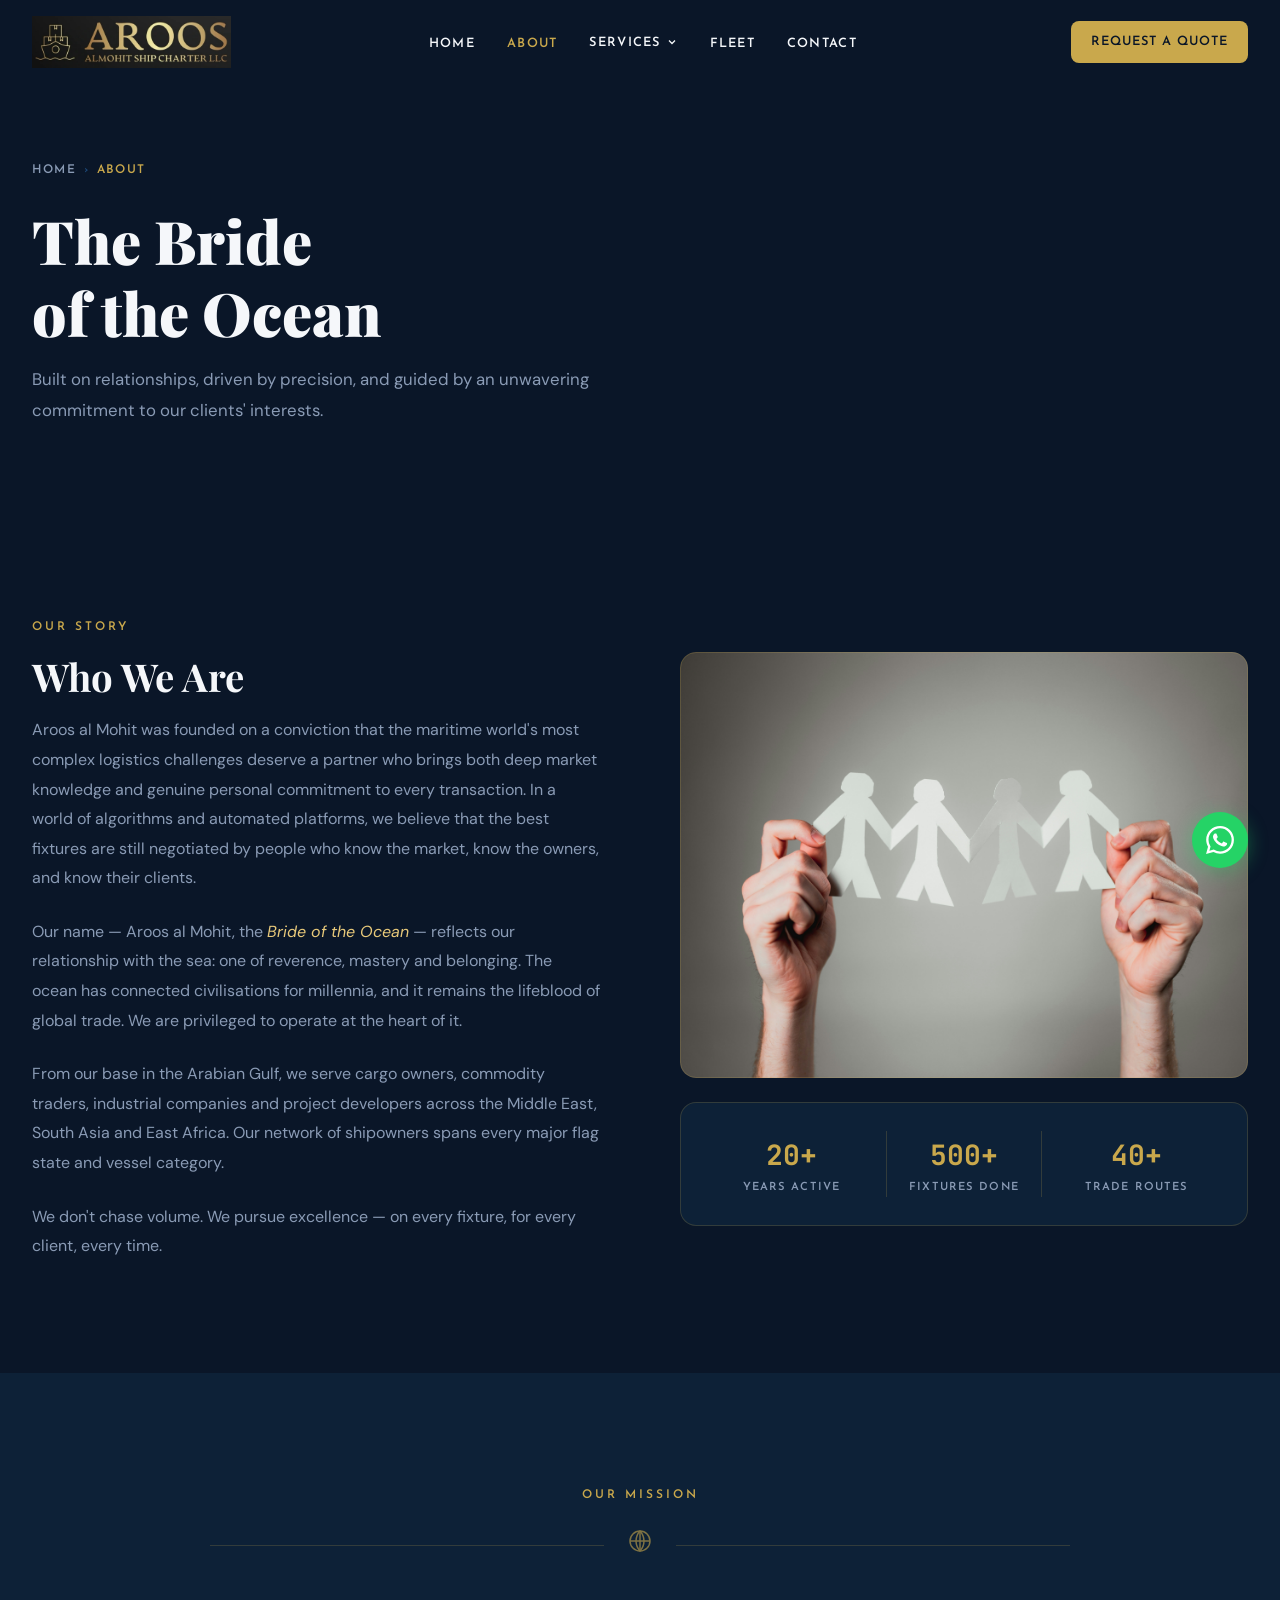
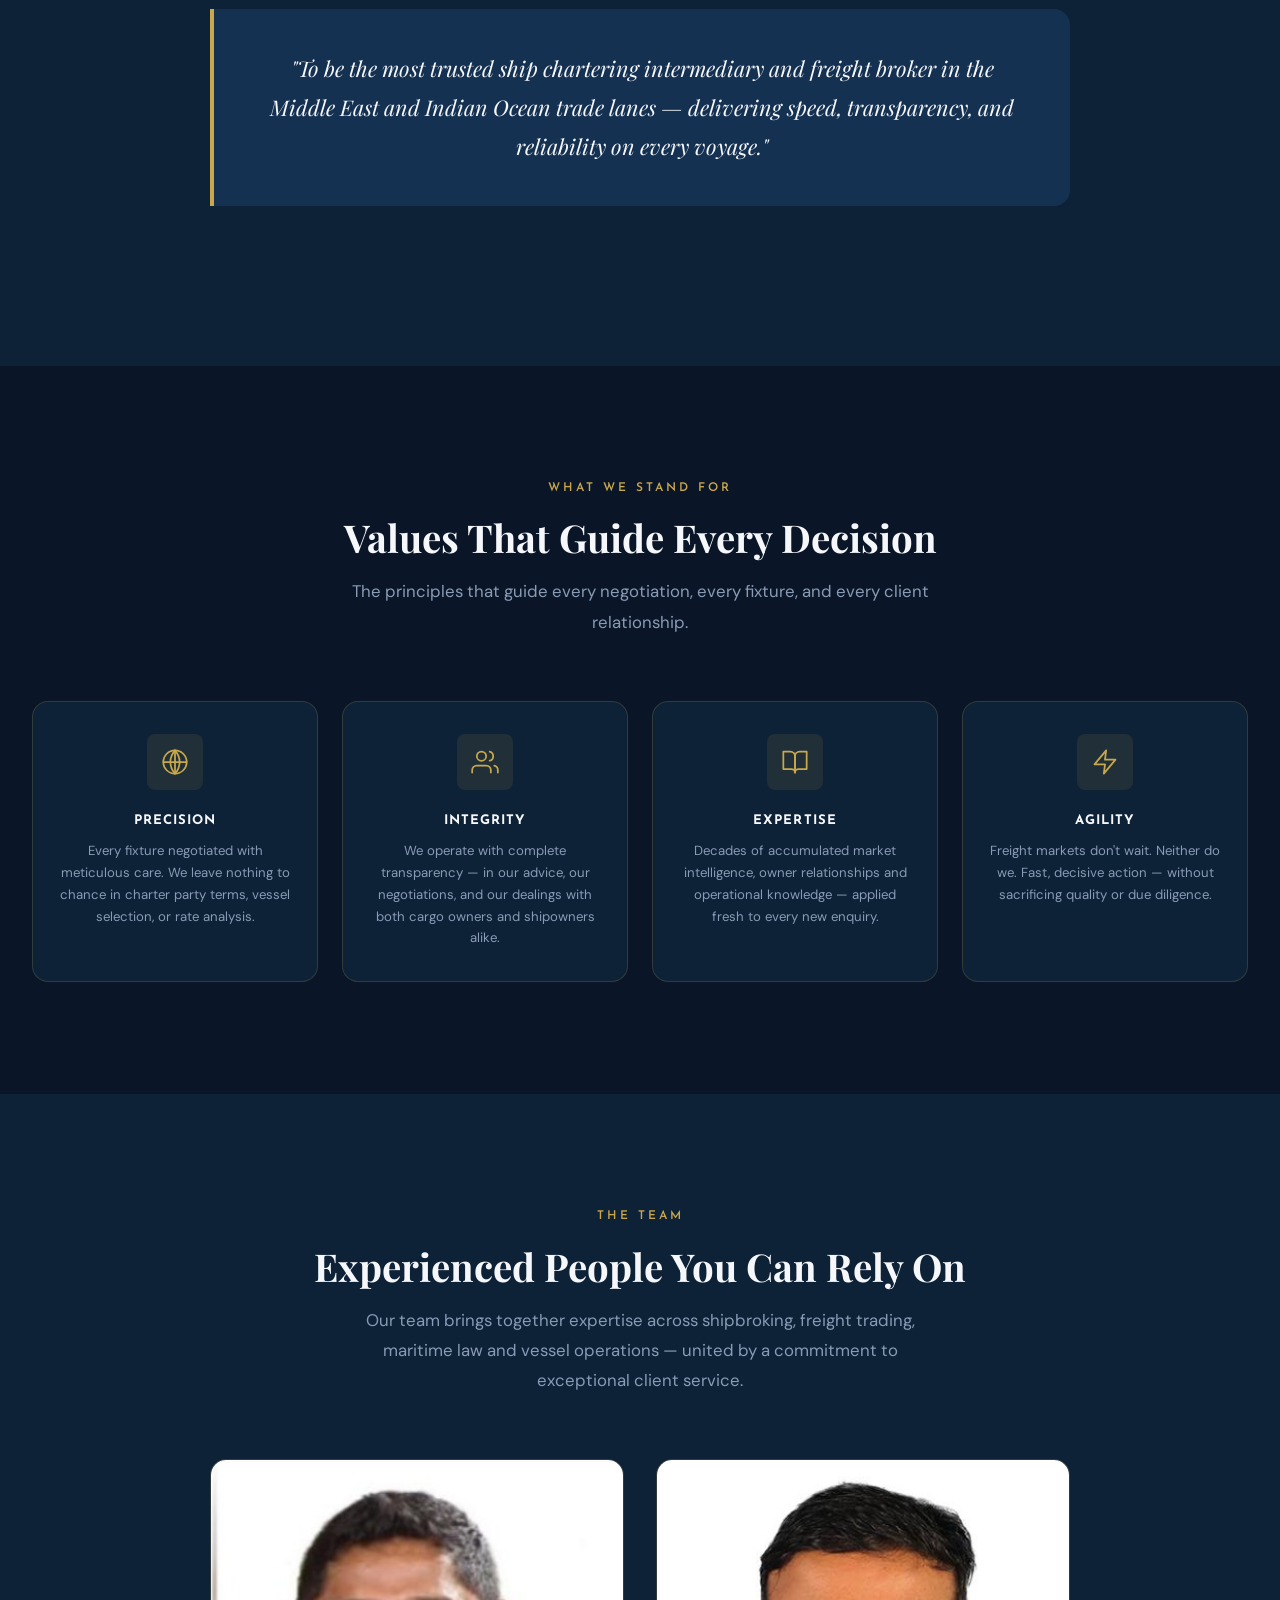
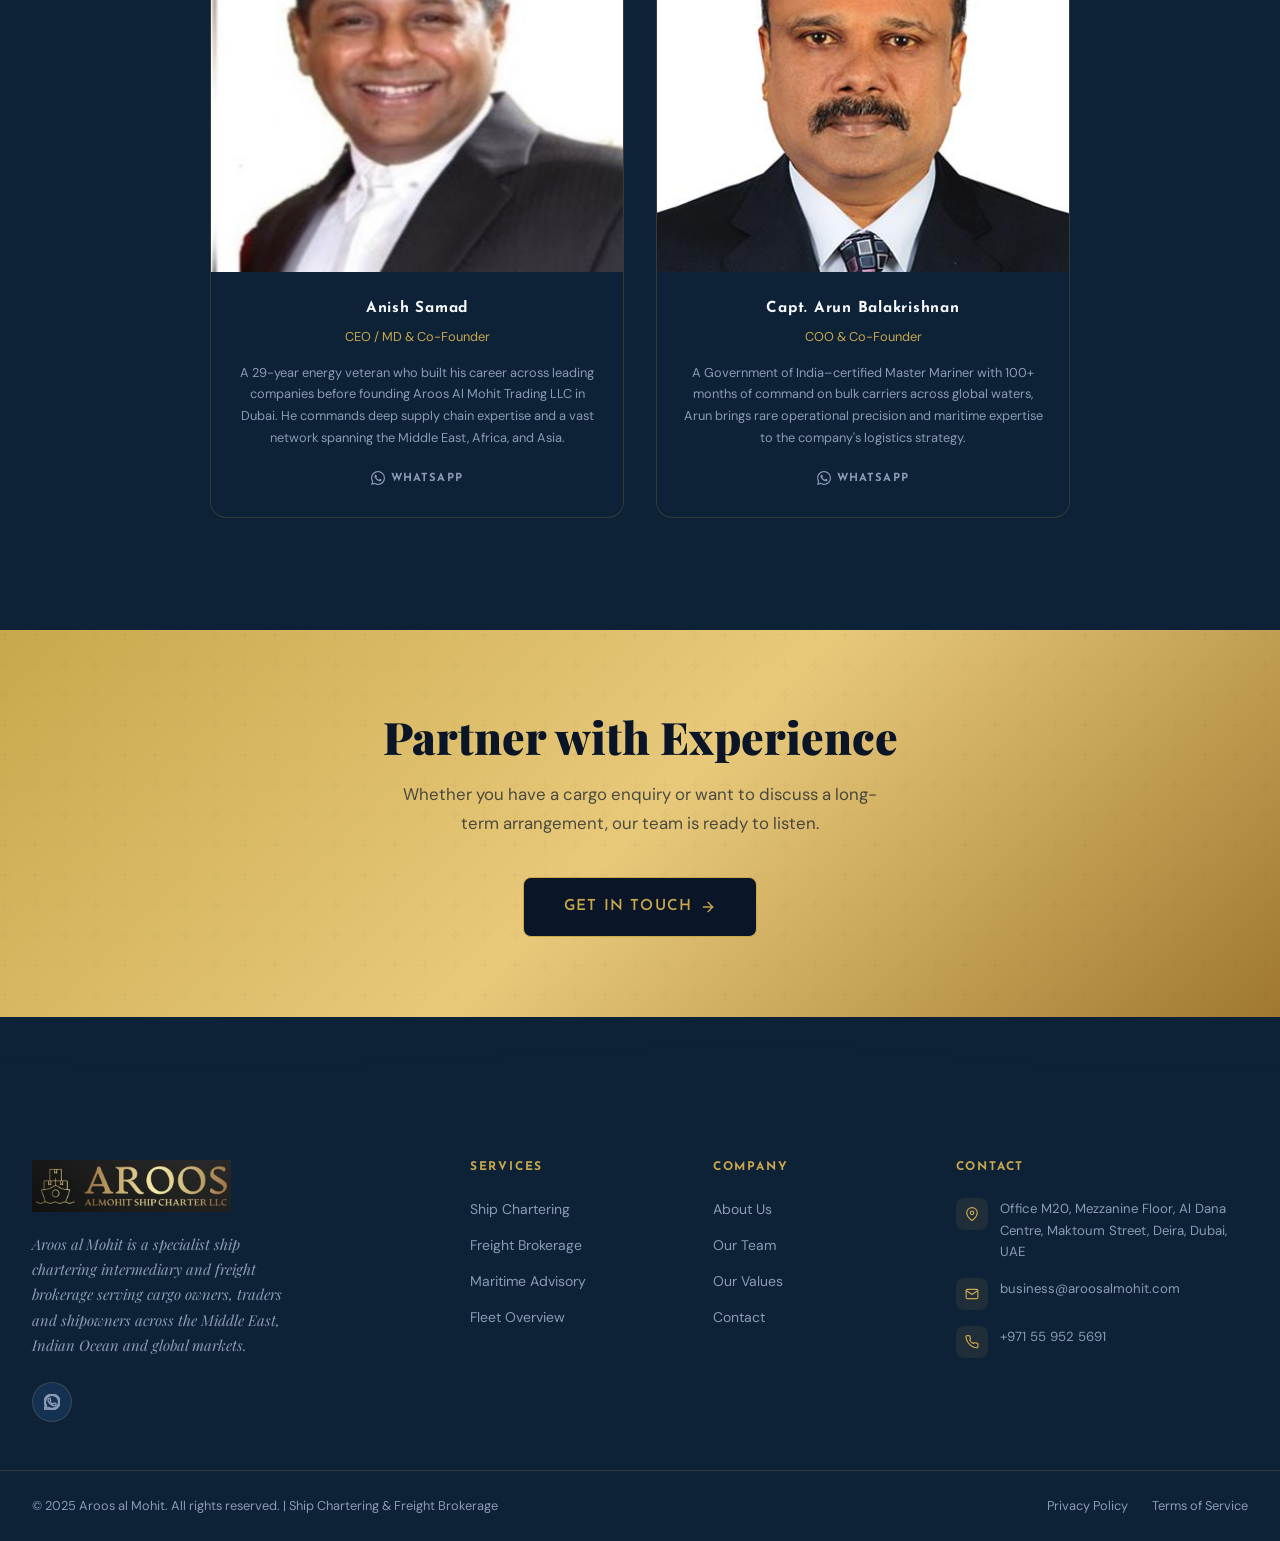
<file: about.html>
<!DOCTYPE html>
<html lang="en">
<head>
  <meta charset="UTF-8">
  <meta name="viewport" content="width=device-width, initial-scale=1.0">
  <title>About Us | Aroos al Mohit — The Bride of the Ocean</title>
  <meta name="description" content="Learn about Aroos al Mohit — our history, our values, and the experienced team behind the Middle East's trusted ship chartering and freight brokerage firm.">
  <link rel="canonical" href="https://aroosalmohit.com/about.html">

  <!-- Open Graph -->
  <meta property="og:type"        content="website">
  <meta property="og:title"       content="About Aroos Al Mohit — Ship Chartering & Freight Brokerage">
  <meta property="og:description" content="The Bride of the Ocean — founded on a conviction that maritime logistics deserves a partner combining deep knowledge with personal commitment.">
  <meta property="og:image"       content="https://images.unsplash.com/photo-1505118380757-91f5f5632de0?w=1200&q=80">
  <meta property="og:url"         content="https://aroosalmohit.com/about.html">

  <link rel="icon" type="image/svg+xml" href="./favicon.svg">

  <link rel="preconnect" href="https://fonts.googleapis.com">
  <link rel="preconnect" href="https://fonts.gstatic.com" crossorigin>
  <link href="https://fonts.googleapis.com/css2?family=Playfair+Display:ital,wght@0,400;0,700;0,900;1,400&family=Josefin+Sans:wght@300;400;600;700&family=DM+Sans:wght@300;400;500&family=JetBrains+Mono:wght@400;700&display=swap" rel="stylesheet">

  <link rel="stylesheet" href="https://unpkg.com/aos@2.3.1/dist/aos.css">

  <link rel="stylesheet" href="./assets/css/main.css">
  <link rel="stylesheet" href="./assets/css/animations.css">
  <link rel="stylesheet" href="./assets/css/responsive.css">
</head>
<body>

<div class="scroll-progress" aria-hidden="true"></div>

<!-- NAV -->
<nav class="nav scrolled" role="navigation" aria-label="Main navigation">
  <div class="container">
    <div class="nav__inner">
      <a href="./index.html" class="nav__logo" aria-label="Aroos Al Mohit — Home">
        <img src="./assets/images/logo.png" alt="Aroos Al Mohit Ship Charter LLC" height="52">
      </a>
      <ul class="nav__links" role="list">
        <li><a href="./index.html"  class="nav__link">Home</a></li>
        <li><a href="./about.html"  class="nav__link active">About</a></li>
        <li class="nav__dropdown">
          <button class="nav__link nav__dropdown-toggle" aria-haspopup="true">
            Services
            <svg width="12" height="12" viewBox="0 0 24 24" fill="none" stroke="currentColor" stroke-width="2.5" aria-hidden="true"><polyline points="6 9 12 15 18 9"/></svg>
          </button>
          <ul class="nav__dropdown-menu" role="list">
            <li><a href="./services/chartering.html"        class="nav__dropdown-item">Ship Chartering</a></li>
            <li><a href="./services/freight-brokerage.html" class="nav__dropdown-item">Freight Brokerage</a></li>
            <li><a href="./services/advisory.html"          class="nav__dropdown-item">Maritime Advisory</a></li>
          </ul>
        </li>
        <li><a href="./fleet.html"   class="nav__link">Fleet</a></li>
        <li><a href="./contact.html" class="nav__link">Contact</a></li>
      </ul>
      <a href="./contact.html" class="btn btn-primary btn-sm nav__cta">Request a Quote</a>
      <button type="button" class="nav__hamburger" aria-label="Toggle navigation" aria-expanded="false"><span></span><span></span><span></span></button>
    </div>
  </div>
</nav>

<div class="nav__mobile" role="dialog" aria-label="Mobile navigation">
  <a href="./index.html"  class="nav__mobile-link">Home</a>
  <a href="./about.html"  class="nav__mobile-link">About</a>
  <a href="./services/chartering.html"        class="nav__mobile-sub">Ship Chartering</a>
  <a href="./services/freight-brokerage.html" class="nav__mobile-sub">Freight Brokerage</a>
  <a href="./services/advisory.html"          class="nav__mobile-sub">Maritime Advisory</a>
  <a href="./fleet.html"   class="nav__mobile-link">Fleet</a>
  <a href="./contact.html" class="nav__mobile-link">Contact</a>
  <a href="./contact.html" class="btn btn-primary nav__mobile-cta">Request a Quote</a>
</div>

<!-- PAGE HERO -->
<section class="page-hero" aria-label="About Aroos Al Mohit">
  <div class="page-hero__bg" style="background-image:url('https://images.unsplash.com/photo-1505118380757-91f5f5632de0?w=1920&q=80')" role="img" aria-label="Port at golden hour"></div>
  <div class="container">
    <div class="page-hero__content">
      <nav class="breadcrumb" aria-label="Breadcrumb">
        <a href="./index.html">Home</a>
        <span class="breadcrumb__sep" aria-hidden="true">›</span>
        <span class="breadcrumb__current">About</span>
      </nav>
      <h1 class="page-hero__title" data-aos="fade-up">
        The Bride<br>of the Ocean
      </h1>
      <p class="page-hero__sub" data-aos="fade-up" data-aos-delay="150">
        Built on relationships, driven by precision, and guided by an unwavering commitment to our clients' interests.
      </p>
    </div>
  </div>
</section>

<!-- OUR STORY -->
<section class="section section--dark" aria-label="Our Story">
  <div class="container">
    <div class="grid-2" style="gap:5rem;">
      <div data-aos="fade-right">
        <span class="section-label">Our Story</span>
        <h2 class="section-title">Who We Are</h2>
        <p style="color:var(--muted);line-height:1.85;margin-bottom:1.5rem;">
          Aroos al Mohit was founded on a conviction that the maritime world's most complex logistics challenges deserve a partner who brings both deep market knowledge and genuine personal commitment to every transaction. In a world of algorithms and automated platforms, we believe that the best fixtures are still negotiated by people who know the market, know the owners, and know their clients.
        </p>
        <p style="color:var(--muted);line-height:1.85;margin-bottom:1.5rem;">
          Our name — Aroos al Mohit, the <em style="color:var(--gold-light);">Bride of the Ocean</em> — reflects our relationship with the sea: one of reverence, mastery and belonging. The ocean has connected civilisations for millennia, and it remains the lifeblood of global trade. We are privileged to operate at the heart of it.
        </p>
        <p style="color:var(--muted);line-height:1.85;margin-bottom:1.5rem;">
          From our base in the Arabian Gulf, we serve cargo owners, commodity traders, industrial companies and project developers across the Middle East, South Asia and East Africa. Our network of shipowners spans every major flag state and vessel category.
        </p>
        <p style="color:var(--muted);line-height:1.85;">
          We don't chase volume. We pursue excellence — on every fixture, for every client, every time.
        </p>
      </div>

      <div data-aos="fade-left">
        <div style="position:relative;border-radius:var(--radius-lg);overflow:hidden;aspect-ratio:4/3;">
          <img src="./assets/images/who-we-are.jpg"
               alt="Who We Are — Aroos al Mohit" loading="lazy"
               style="width:100%;height:100%;object-fit:cover;">
          <div style="position:absolute;inset:0;border:1px solid var(--border);border-radius:var(--radius-lg);pointer-events:none;"></div>
        </div>

        <!-- Stat card overlay -->
        <div style="background:var(--navy);border:1px solid var(--border);border-radius:var(--radius-lg);padding:1.75rem 2rem;margin-top:1.5rem;display:grid;grid-template-columns:repeat(auto-fit,minmax(110px,1fr));gap:1rem;text-align:center;">
          <div>
            <div style="font-family:var(--font-mono);font-size:1.75rem;font-weight:700;color:var(--gold);">20+</div>
            <div style="font-family:var(--font-heading);font-size:0.7rem;font-weight:600;letter-spacing:0.1em;text-transform:uppercase;color:var(--muted);">Years Active</div>
          </div>
          <div style="border-left:1px solid var(--border);border-right:1px solid var(--border);">
            <div style="font-family:var(--font-mono);font-size:1.75rem;font-weight:700;color:var(--gold);">500+</div>
            <div style="font-family:var(--font-heading);font-size:0.7rem;font-weight:600;letter-spacing:0.1em;text-transform:uppercase;color:var(--muted);">Fixtures Done</div>
          </div>
          <div>
            <div style="font-family:var(--font-mono);font-size:1.75rem;font-weight:700;color:var(--gold);">40+</div>
            <div style="font-family:var(--font-heading);font-size:0.7rem;font-weight:600;letter-spacing:0.1em;text-transform:uppercase;color:var(--muted);">Trade Routes</div>
          </div>
        </div>
      </div>
    </div>
  </div>
</section>

<!-- MISSION -->
<section class="section section--navy" aria-label="Our Mission">
  <div class="container">
    <div style="max-width:860px;margin:0 auto;text-align:center;" data-aos="fade-up">
      <span class="section-label">Our Mission</span>

      <div class="divider" style="margin:1.5rem 0 2.5rem;">
        <div class="divider__ornament" aria-hidden="true">
          <svg width="24" height="24" viewBox="0 0 24 24" fill="none" stroke="currentColor" stroke-width="1.5" aria-hidden="true"><circle cx="12" cy="12" r="10"/><line x1="12" y1="2" x2="12" y2="22"/><line x1="2" y1="12" x2="22" y2="12"/><path d="M12 2a15.3 15.3 0 0 1 4 10 15.3 15.3 0 0 1-4 10 15.3 15.3 0 0 1-4-10 15.3 15.3 0 0 1 4-10z"/></svg>
        </div>
      </div>

      <blockquote class="mission-block" data-aos="fade-up" data-aos-delay="100">
        <p class="mission-block__quote">
          "To be the most trusted ship chartering intermediary and freight broker in the Middle East and Indian Ocean trade lanes — delivering speed, transparency, and reliability on every voyage."
        </p>
      </blockquote>
    </div>
  </div>
</section>

<!-- VALUES -->
<section id="values" class="section section--dark" aria-label="Our Values">
  <div class="container">
    <div class="section-header">
      <span class="section-label" data-aos="fade-up">What We Stand For</span>
      <h2 class="section-title" data-aos="fade-up" data-aos-delay="100">Values That Guide Every Decision</h2>
      <p class="section-subtitle" data-aos="fade-up" data-aos-delay="200">The principles that guide every negotiation, every fixture, and every client relationship.</p>
    </div>

    <div class="grid-4" data-aos="fade-up" data-aos-delay="100">

      <div class="icon-card">
        <div class="icon-card__icon">
          <svg viewBox="0 0 24 24" aria-hidden="true"><circle cx="12" cy="12" r="10"/><line x1="12" y1="2" x2="12" y2="22"/><line x1="2" y1="12" x2="22" y2="12"/><path d="M12 2a15.3 15.3 0 0 1 4 10 15.3 15.3 0 0 1-4 10 15.3 15.3 0 0 1-4-10 15.3 15.3 0 0 1 4-10z"/></svg>
        </div>
        <div class="icon-card__title">Precision</div>
        <p class="icon-card__desc">Every fixture negotiated with meticulous care. We leave nothing to chance in charter party terms, vessel selection, or rate analysis.</p>
      </div>

      <div class="icon-card">
        <div class="icon-card__icon">
          <svg viewBox="0 0 24 24" aria-hidden="true"><path d="M17 21v-2a4 4 0 0 0-4-4H5a4 4 0 0 0-4 4v2"/><circle cx="9" cy="7" r="4"/><path d="M23 21v-2a4 4 0 0 0-3-3.87"/><path d="M16 3.13a4 4 0 0 1 0 7.75"/></svg>
        </div>
        <div class="icon-card__title">Integrity</div>
        <p class="icon-card__desc">We operate with complete transparency — in our advice, our negotiations, and our dealings with both cargo owners and shipowners alike.</p>
      </div>

      <div class="icon-card">
        <div class="icon-card__icon">
          <svg viewBox="0 0 24 24" aria-hidden="true"><path d="M2 3h6a4 4 0 0 1 4 4v14a3 3 0 0 0-3-3H2z"/><path d="M22 3h-6a4 4 0 0 0-4 4v14a3 3 0 0 1 3-3h7z"/></svg>
        </div>
        <div class="icon-card__title">Expertise</div>
        <p class="icon-card__desc">Decades of accumulated market intelligence, owner relationships and operational knowledge — applied fresh to every new enquiry.</p>
      </div>

      <div class="icon-card">
        <div class="icon-card__icon">
          <svg viewBox="0 0 24 24" aria-hidden="true"><polygon points="13 2 3 14 12 14 11 22 21 10 12 10 13 2"/></svg>
        </div>
        <div class="icon-card__title">Agility</div>
        <p class="icon-card__desc">Freight markets don't wait. Neither do we. Fast, decisive action — without sacrificing quality or due diligence.</p>
      </div>

    </div>
  </div>
</section>

<!-- TEAM -->
<section id="team" class="section section--navy" aria-label="Our Team">
  <div class="container">
    <div class="section-header">
      <span class="section-label" data-aos="fade-up">The Team</span>
      <h2 class="section-title" data-aos="fade-up" data-aos-delay="100">Experienced People You Can Rely On</h2>
      <p class="section-subtitle" data-aos="fade-up" data-aos-delay="200">
        Our team brings together expertise across shipbroking, freight trading, maritime law and vessel operations — united by a commitment to exceptional client service.
      </p>
    </div>

    <div class="team-grid" data-aos="fade-up" data-aos-delay="100">

      <!-- Anish Samad -->
      <div class="team-card">
        <div class="team-card__photo">
          <img src="./assets/images/team-anish-samad.jpg" alt="Anish Samad — CEO / MD & Co-Founder" loading="lazy">
        </div>
        <div class="team-card__body">
          <div class="team-card__name">Anish Samad</div>
          <div class="team-card__title">CEO / MD &amp; Co-Founder</div>
          <p class="team-card__bio">A 29-year energy veteran who built his career across leading companies before founding Aroos Al Mohit Trading LLC in Dubai. He commands deep supply chain expertise and a vast network spanning the Middle East, Africa, and Asia.</p>
          <a href="https://wa.me/971559525691" target="_blank" rel="noopener" class="team-card__linkedin">
            <svg width="14" height="14" viewBox="0 0 24 24" fill="currentColor" stroke="none" aria-hidden="true"><path d="M17.472 14.382c-.297-.149-1.758-.867-2.03-.967-.273-.099-.471-.148-.67.15-.197.297-.767.966-.94 1.164-.173.199-.347.223-.644.075-.297-.15-1.255-.463-2.39-1.475-.883-.788-1.48-1.761-1.653-2.059-.173-.297-.018-.458.13-.606.134-.133.298-.347.446-.52.149-.174.198-.298.298-.497.099-.198.05-.371-.025-.52-.075-.149-.669-1.612-.916-2.207-.242-.579-.487-.5-.669-.51-.173-.008-.371-.01-.57-.01-.198 0-.52.074-.792.372-.272.297-1.04 1.016-1.04 2.479 0 1.462 1.065 2.875 1.213 3.074.149.198 2.096 3.2 5.077 4.487.709.306 1.262.489 1.694.625.712.227 1.36.195 1.871.118.571-.085 1.758-.719 2.006-1.413.248-.694.248-1.289.173-1.413-.074-.124-.272-.198-.57-.347m-5.421 7.403h-.004a9.87 9.87 0 01-5.031-1.378l-.361-.214-3.741.982.998-3.648-.235-.374a9.86 9.86 0 01-1.51-5.26c.001-5.45 4.436-9.884 9.888-9.884 2.64 0 5.122 1.03 6.988 2.898a9.825 9.825 0 012.893 6.994c-.003 5.45-4.437 9.884-9.885 9.884m8.413-18.297A11.815 11.815 0 0012.05 0C5.495 0 .16 5.335.157 11.892c0 2.096.547 4.142 1.588 5.945L.057 24l6.305-1.654a11.882 11.882 0 005.683 1.448h.005c6.554 0 11.89-5.335 11.893-11.893a11.821 11.821 0 00-3.48-8.413Z"/></svg>
            WhatsApp
          </a>
        </div>
      </div>

      <!-- Capt. Arun Balakrishnan -->
      <div class="team-card">
        <div class="team-card__photo">
          <img src="./assets/images/team-arun-balakrishnan.jpg" alt="Capt. Arun Balakrishnan — COO & Co-Founder" loading="lazy">
        </div>
        <div class="team-card__body">
          <div class="team-card__name">Capt. Arun Balakrishnan</div>
          <div class="team-card__title">COO &amp; Co-Founder</div>
          <p class="team-card__bio">A Government of India–certified Master Mariner with 100+ months of command on bulk carriers across global waters, Arun brings rare operational precision and maritime expertise to the company's logistics strategy.</p>
          <a href="https://wa.me/919446177817" target="_blank" rel="noopener" class="team-card__linkedin">
            <svg width="14" height="14" viewBox="0 0 24 24" fill="currentColor" stroke="none" aria-hidden="true"><path d="M17.472 14.382c-.297-.149-1.758-.867-2.03-.967-.273-.099-.471-.148-.67.15-.197.297-.767.966-.94 1.164-.173.199-.347.223-.644.075-.297-.15-1.255-.463-2.39-1.475-.883-.788-1.48-1.761-1.653-2.059-.173-.297-.018-.458.13-.606.134-.133.298-.347.446-.52.149-.174.198-.298.298-.497.099-.198.05-.371-.025-.52-.075-.149-.669-1.612-.916-2.207-.242-.579-.487-.5-.669-.51-.173-.008-.371-.01-.57-.01-.198 0-.52.074-.792.372-.272.297-1.04 1.016-1.04 2.479 0 1.462 1.065 2.875 1.213 3.074.149.198 2.096 3.2 5.077 4.487.709.306 1.262.489 1.694.625.712.227 1.36.195 1.871.118.571-.085 1.758-.719 2.006-1.413.248-.694.248-1.289.173-1.413-.074-.124-.272-.198-.57-.347m-5.421 7.403h-.004a9.87 9.87 0 01-5.031-1.378l-.361-.214-3.741.982.998-3.648-.235-.374a9.86 9.86 0 01-1.51-5.26c.001-5.45 4.436-9.884 9.888-9.884 2.64 0 5.122 1.03 6.988 2.898a9.825 9.825 0 012.893 6.994c-.003 5.45-4.437 9.884-9.885 9.884m8.413-18.297A11.815 11.815 0 0012.05 0C5.495 0 .16 5.335.157 11.892c0 2.096.547 4.142 1.588 5.945L.057 24l6.305-1.654a11.882 11.882 0 005.683 1.448h.005c6.554 0 11.89-5.335 11.893-11.893a11.821 11.821 0 00-3.48-8.413Z"/></svg>
            WhatsApp
          </a>
        </div>
      </div>

    </div>
  </div>
</section>

<!-- CTA -->
<section class="cta-banner" aria-label="Call to Action">
  <div class="container">
    <div class="cta-banner__content" data-aos="fade-up">
      <h2 class="cta-banner__title">Partner with Experience</h2>
      <p class="cta-banner__sub">Whether you have a cargo enquiry or want to discuss a long-term arrangement, our team is ready to listen.</p>
      <a href="./contact.html" class="btn btn-dark btn-lg">
        Get in Touch
        <svg width="16" height="16" viewBox="0 0 24 24" fill="none" stroke="currentColor" stroke-width="2" stroke-linecap="round" stroke-linejoin="round" aria-hidden="true"><line x1="5" y1="12" x2="19" y2="12"/><polyline points="12 5 19 12 12 19"/></svg>
      </a>
    </div>
  </div>
</section>

<!-- FOOTER -->
<footer class="footer" role="contentinfo">
  <div class="footer__wave wave-container" aria-hidden="true">
    <svg class="wave-svg" viewBox="0 0 1440 80" preserveAspectRatio="none" xmlns="http://www.w3.org/2000/svg">
      <path d="M0,40 C180,80 360,0 540,40 C720,80 900,0 1080,40 C1260,80 1380,20 1440,40 L1440,80 L0,80 Z" fill="#0D2137"/>
    </svg>
  </div>
  <div class="footer__main">
    <div class="container">
      <div class="footer__grid">
        <div class="footer__brand">
          <div class="footer__logo"><img src="./assets/images/logo.png" alt="Aroos Al Mohit" height="52"></div>
          <p class="footer__tagline">Aroos al Mohit is a specialist ship chartering intermediary and freight brokerage serving cargo owners, traders and shipowners across the Middle East, Indian Ocean and global markets.</p>
          <div class="footer__socials">
            <a href="https://wa.me/971559525691" target="_blank" rel="noopener noreferrer" class="social-link" aria-label="WhatsApp">
              <svg viewBox="0 0 24 24" fill="currentColor" stroke="none" aria-hidden="true"><path d="M17.472 14.382c-.297-.149-1.758-.867-2.03-.967-.273-.099-.471-.148-.67.15-.197.297-.767.966-.94 1.164-.173.199-.347.223-.644.075-.297-.15-1.255-.463-2.39-1.475-.883-.788-1.48-1.761-1.653-2.059-.173-.297-.018-.458.13-.606.134-.133.298-.347.446-.52.149-.174.198-.298.298-.497.099-.198.05-.371-.025-.52-.075-.149-.669-1.612-.916-2.207-.242-.579-.487-.5-.669-.51-.173-.008-.371-.01-.57-.01-.198 0-.52.074-.792.372-.272.297-1.04 1.016-1.04 2.479 0 1.462 1.065 2.875 1.213 3.074.149.198 2.096 3.2 5.077 4.487.709.306 1.262.489 1.694.625.712.227 1.36.195 1.871.118.571-.085 1.758-.719 2.006-1.413.248-.694.248-1.289.173-1.413-.074-.124-.272-.198-.57-.347m-5.421 7.403h-.004a9.87 9.87 0 01-5.031-1.378l-.361-.214-3.741.982.998-3.648-.235-.374a9.86 9.86 0 01-1.51-5.26c.001-5.45 4.436-9.884 9.888-9.884 2.64 0 5.122 1.03 6.988 2.898a9.825 9.825 0 012.893 6.994c-.003 5.45-4.437 9.884-9.885 9.884m8.413-18.297A11.815 11.815 0 0012.05 0C5.495 0 .16 5.335.157 11.892c0 2.096.547 4.142 1.588 5.945L.057 24l6.305-1.654a11.882 11.882 0 005.683 1.448h.005c6.554 0 11.89-5.335 11.893-11.893a11.821 11.821 0 00-3.48-8.413Z"/></svg>
            </a>
          </div>
        </div>
        <div>
          <h3 class="footer__heading">Services</h3>
          <ul class="footer__links">
            <li><a href="./services/chartering.html"        class="footer__link">Ship Chartering</a></li>
            <li><a href="./services/freight-brokerage.html" class="footer__link">Freight Brokerage</a></li>
            <li><a href="./services/advisory.html"          class="footer__link">Maritime Advisory</a></li>
            <li><a href="./fleet.html"                      class="footer__link">Fleet Overview</a></li>
          </ul>
        </div>
        <div>
          <h3 class="footer__heading">Company</h3>
          <ul class="footer__links">
            <li><a href="./about.html"        class="footer__link">About Us</a></li>
            <li><a href="./about.html#team"   class="footer__link">Our Team</a></li>
            <li><a href="./about.html#values" class="footer__link">Our Values</a></li>
            <li><a href="./contact.html"      class="footer__link">Contact</a></li>
          </ul>
        </div>
        <div>
          <h3 class="footer__heading">Contact</h3>
          <div class="footer__contact-items">
            <div class="footer__contact-item">
              <div class="footer__contact-icon"><svg viewBox="0 0 24 24" aria-hidden="true"><path d="M21 10c0 7-9 13-9 13s-9-6-9-13a9 9 0 0 1 18 0z"/><circle cx="12" cy="10" r="3"/></svg></div>
              <p class="footer__contact-text">Office M20, Mezzanine Floor, Al Dana Centre, Maktoum Street, Deira, Dubai, UAE</p>
            </div>
            <div class="footer__contact-item">
              <div class="footer__contact-icon"><svg viewBox="0 0 24 24" aria-hidden="true"><path d="M4 4h16c1.1 0 2 .9 2 2v12c0 1.1-.9 2-2 2H4c-1.1 0-2-.9-2-2V6c0-1.1.9-2 2-2z"/><polyline points="22,6 12,13 2,6"/></svg></div>
              <p class="footer__contact-text"><a href="mailto:business@aroosalmohit.com">business@aroosalmohit.com</a></p>
            </div>
            <div class="footer__contact-item">
              <div class="footer__contact-icon"><svg viewBox="0 0 24 24" aria-hidden="true"><path d="M22 16.92v3a2 2 0 0 1-2.18 2 19.79 19.79 0 0 1-8.63-3.07A19.5 19.5 0 0 1 4.69 12 19.79 19.79 0 0 1 1.61 3.38 2 2 0 0 1 3.58 1h3a2 2 0 0 1 2 1.72c.127.96.361 1.903.7 2.81a2 2 0 0 1-.45 2.11L7.91 8.52a16 16 0 0 0 6.07 6.07l.98-.88a2 2 0 0 1 2.11-.45c.907.339 1.85.573 2.81.7A2 2 0 0 1 22 16.92z"/></svg></div>
              <p class="footer__contact-text"><a href="tel:+971559525691">+971 55 952 5691</a></p>
            </div>
          </div>
        </div>
      </div>
    </div>
  </div>
  <div class="container">
    <div class="footer__bottom">
      <p class="footer__copy">© 2025 Aroos al Mohit. All rights reserved. | Ship Chartering & Freight Brokerage</p>
      <div class="footer__bottom-links">
        <a href="./privacy.html" class="footer__bottom-link">Privacy Policy</a>
        <a href="./terms.html" class="footer__bottom-link">Terms of Service</a>
      </div>
    </div>
  </div>
</footer>

<a href="https://wa.me/971559525691" target="_blank" rel="noopener noreferrer" class="whatsapp-float" aria-label="Chat on WhatsApp">
  <svg viewBox="0 0 24 24" aria-hidden="true"><path d="M17.472 14.382c-.297-.149-1.758-.867-2.03-.967-.273-.099-.471-.148-.67.15-.197.297-.767.966-.94 1.164-.173.199-.347.223-.644.075-.297-.15-1.255-.463-2.39-1.475-.883-.788-1.48-1.761-1.653-2.059-.173-.297-.018-.458.13-.606.134-.133.298-.347.446-.52.149-.174.198-.298.298-.497.099-.198.05-.371-.025-.52-.075-.149-.669-1.612-.916-2.207-.242-.579-.487-.5-.669-.51-.173-.008-.371-.01-.57-.01-.198 0-.52.074-.792.372-.272.297-1.04 1.016-1.04 2.479 0 1.462 1.065 2.875 1.213 3.074.149.198 2.096 3.2 5.077 4.487.709.306 1.262.489 1.694.625.712.227 1.36.195 1.871.118.571-.085 1.758-.719 2.006-1.413.248-.694.248-1.289.173-1.413-.074-.124-.272-.198-.57-.347m-5.421 7.403h-.004a9.87 9.87 0 01-5.031-1.378l-.361-.214-3.741.982.998-3.648-.235-.374a9.86 9.86 0 01-1.51-5.26c.001-5.45 4.436-9.884 9.888-9.884 2.64 0 5.122 1.03 6.988 2.898a9.825 9.825 0 012.893 6.994c-.003 5.45-4.437 9.884-9.885 9.884m8.413-18.297A11.815 11.815 0 0012.05 0C5.495 0 .16 5.335.157 11.892c0 2.096.547 4.142 1.588 5.945L.057 24l6.305-1.654a11.882 11.882 0 005.683 1.448h.005c6.554 0 11.89-5.335 11.893-11.893a11.821 11.821 0 00-3.48-8.413Z"/></svg>
</a>

<script src="https://unpkg.com/aos@2.3.1/dist/aos.js"></script>
<script src="./assets/js/main.js"></script>
</body>
</html>
</file>
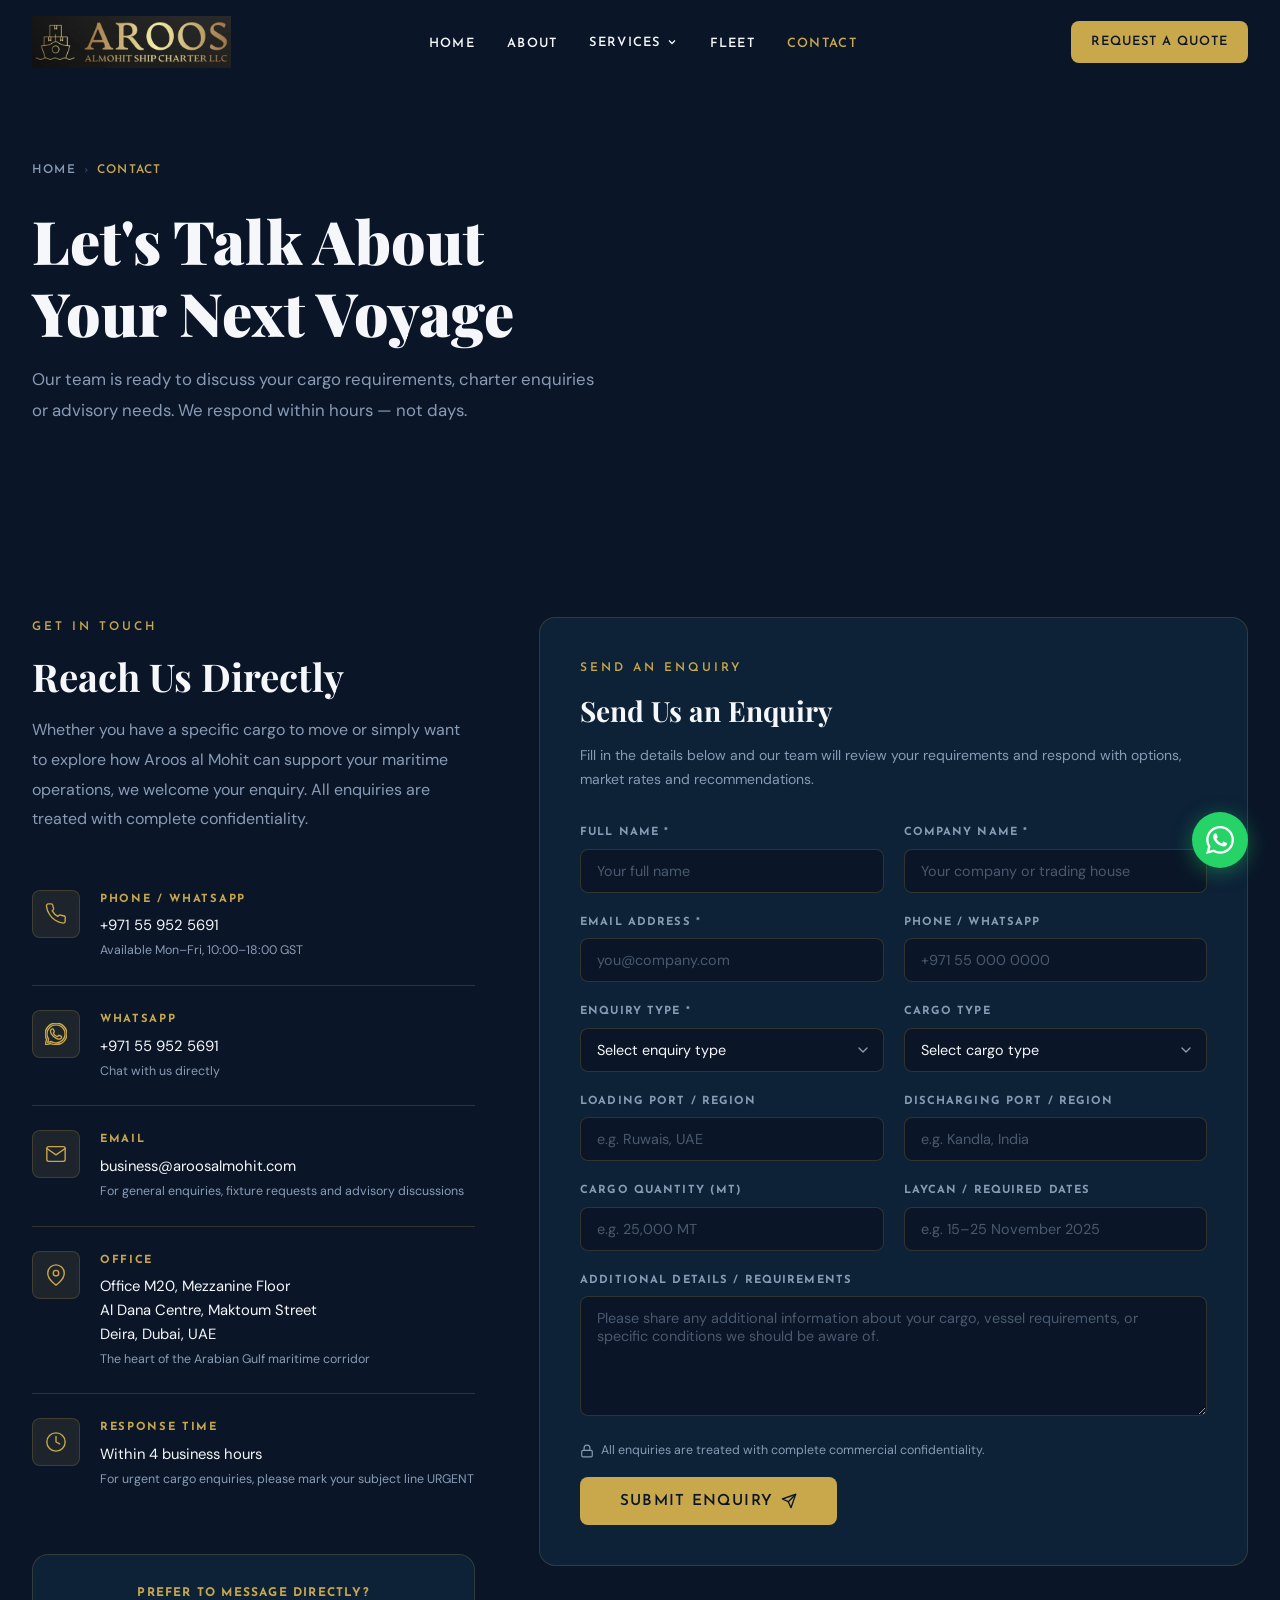
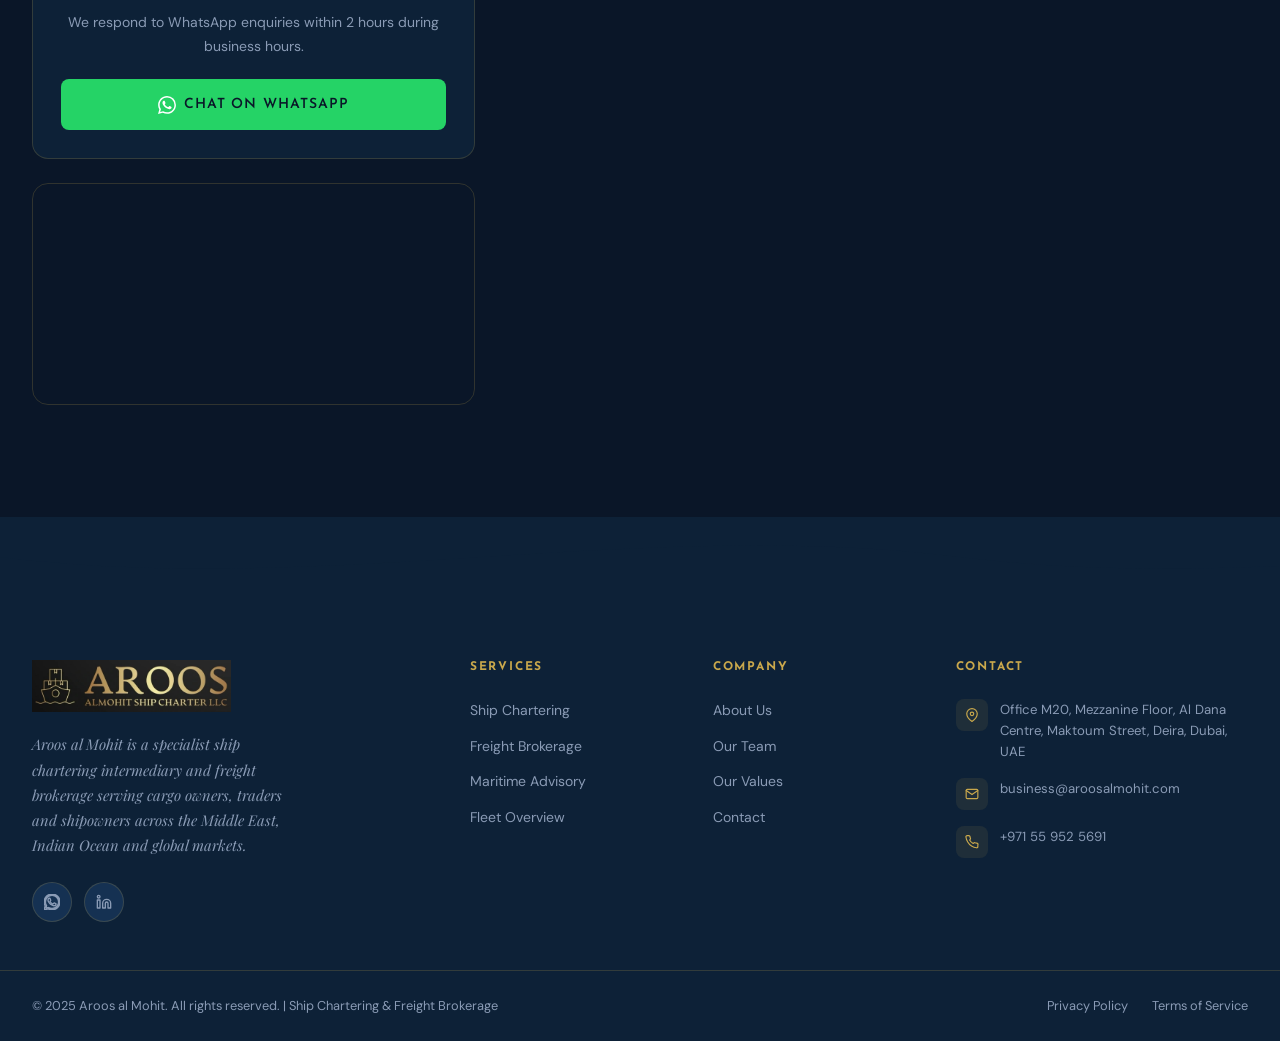
<file: contact.html>
<!DOCTYPE html>
<html lang="en">
<head>
  <meta charset="UTF-8">
  <meta name="viewport" content="width=device-width, initial-scale=1.0">
  <title>Contact Aroos al Mohit | Request a Charter or Freight Quote</title>
  <meta name="description" content="Get in touch with Aroos al Mohit's chartering and freight team. We respond within 4 business hours. All enquiries treated in strict confidence.">
  <link rel="canonical" href="https://aroosalmohit.com/contact.html">

  <meta property="og:type"        content="website">
  <meta property="og:title"       content="Contact Aroos Al Mohit — Ship Chartering & Freight Brokerage">
  <meta property="og:description" content="Get in touch with Aroos Al Mohit to discuss your chartering or freight requirements. Based in Deira, Dubai, UAE.">
  <meta property="og:image"       content="https://images.unsplash.com/photo-1578575437130-527eed3abbec?w=1200&q=80">
  <meta property="og:url"         content="https://aroosalmohit.com/contact.html">

  <link rel="icon" type="image/svg+xml" href="./favicon.svg">

  <link rel="preconnect" href="https://fonts.googleapis.com">
  <link rel="preconnect" href="https://fonts.gstatic.com" crossorigin>
  <link href="https://fonts.googleapis.com/css2?family=Playfair+Display:ital,wght@0,400;0,700;0,900;1,400&family=Josefin+Sans:wght@300;400;600;700&family=DM+Sans:wght@300;400;500&family=JetBrains+Mono:wght@400;700&display=swap" rel="stylesheet">

  <link rel="stylesheet" href="https://unpkg.com/aos@2.3.1/dist/aos.css">
  <link rel="stylesheet" href="./assets/css/main.css">
  <link rel="stylesheet" href="./assets/css/animations.css">
  <link rel="stylesheet" href="./assets/css/responsive.css">
</head>
<body>

<div class="scroll-progress" aria-hidden="true"></div>

<!-- NAV -->
<nav class="nav scrolled" role="navigation" aria-label="Main navigation">
  <div class="container">
    <div class="nav__inner">
      <a href="./index.html" class="nav__logo" aria-label="Aroos Al Mohit — Home">
        <img src="./assets/images/logo.png" alt="Aroos Al Mohit Ship Charter LLC" height="52">
      </a>
      <ul class="nav__links" role="list">
        <li><a href="./index.html"  class="nav__link">Home</a></li>
        <li><a href="./about.html"  class="nav__link">About</a></li>
        <li class="nav__dropdown">
          <button class="nav__link nav__dropdown-toggle" aria-haspopup="true">
            Services
            <svg width="12" height="12" viewBox="0 0 24 24" fill="none" stroke="currentColor" stroke-width="2.5" aria-hidden="true"><polyline points="6 9 12 15 18 9"/></svg>
          </button>
          <ul class="nav__dropdown-menu" role="list">
            <li><a href="./services/chartering.html"        class="nav__dropdown-item">Ship Chartering</a></li>
            <li><a href="./services/freight-brokerage.html" class="nav__dropdown-item">Freight Brokerage</a></li>
            <li><a href="./services/advisory.html"          class="nav__dropdown-item">Maritime Advisory</a></li>
          </ul>
        </li>
        <li><a href="./fleet.html"   class="nav__link">Fleet</a></li>
        <li><a href="./contact.html" class="nav__link active">Contact</a></li>
      </ul>
      <a href="./contact.html" class="btn btn-primary btn-sm nav__cta">Request a Quote</a>
      <button type="button" class="nav__hamburger" aria-label="Toggle navigation" aria-expanded="false"><span></span><span></span><span></span></button>
    </div>
  </div>
</nav>

<div class="nav__mobile" role="dialog" aria-label="Mobile navigation">
  <a href="./index.html"  class="nav__mobile-link">Home</a>
  <a href="./about.html"  class="nav__mobile-link">About</a>
  <a href="./services/chartering.html"        class="nav__mobile-sub">Ship Chartering</a>
  <a href="./services/freight-brokerage.html" class="nav__mobile-sub">Freight Brokerage</a>
  <a href="./services/advisory.html"          class="nav__mobile-sub">Maritime Advisory</a>
  <a href="./fleet.html"   class="nav__mobile-link">Fleet</a>
  <a href="./contact.html" class="nav__mobile-link">Contact</a>
  <a href="./contact.html" class="btn btn-primary nav__mobile-cta">Request a Quote</a>
</div>

<!-- PAGE HERO -->
<section class="page-hero" aria-label="Contact Aroos Al Mohit">
  <div class="page-hero__bg" style="background-image:url('https://images.unsplash.com/photo-1578575437130-527eed3abbec?w=1920&q=80')" role="img" aria-label="Ocean horizon"></div>
  <div class="container">
    <div class="page-hero__content">
      <nav class="breadcrumb" aria-label="Breadcrumb">
        <a href="./index.html">Home</a>
        <span class="breadcrumb__sep" aria-hidden="true">›</span>
        <span class="breadcrumb__current">Contact</span>
      </nav>
      <h1 class="page-hero__title" data-aos="fade-up">
        Let's Talk About<br>Your Next Voyage
      </h1>
      <p class="page-hero__sub" data-aos="fade-up" data-aos-delay="150">
        Our team is ready to discuss your cargo requirements, charter enquiries or advisory needs. We respond within hours — not days.
      </p>
    </div>
  </div>
</section>

<!-- CONTACT SECTION -->
<section class="section contact-section" aria-label="Contact Information and Enquiry Form">
  <div class="container">
    <div class="contact-grid">

      <!-- Left: Contact Info -->
      <div data-aos="fade-right">
        <span class="section-label">Get in Touch</span>
        <h2 class="section-title" style="margin-bottom:1rem;">Reach Us Directly</h2>
        <p style="color:var(--muted);line-height:1.85;margin-bottom:2rem;">
          Whether you have a specific cargo to move or simply want to explore how Aroos al Mohit can support your maritime operations, we welcome your enquiry. All enquiries are treated with complete confidentiality.
        </p>

        <div class="contact-info" role="list">

          <div class="contact-info__item" role="listitem">
            <div class="contact-info__icon">
              <svg viewBox="0 0 24 24" aria-hidden="true"><path d="M22 16.92v3a2 2 0 0 1-2.18 2 19.79 19.79 0 0 1-8.63-3.07A19.5 19.5 0 0 1 4.69 12 19.79 19.79 0 0 1 1.61 3.38 2 2 0 0 1 3.58 1h3a2 2 0 0 1 2 1.72c.127.96.361 1.903.7 2.81a2 2 0 0 1-.45 2.11L7.91 8.52a16 16 0 0 0 6.07 6.07l.98-.88a2 2 0 0 1 2.11-.45c.907.339 1.85.573 2.81.7A2 2 0 0 1 22 16.92z"/></svg>
            </div>
            <div>
              <div class="contact-info__label">Phone / WhatsApp</div>
              <div class="contact-info__value">
                <a href="tel:+971559525691">+971 55 952 5691</a>
                <span style="display:block;font-size:0.775rem;color:var(--muted);margin-top:0.2rem;">Available Mon–Fri, 10:00–18:00 GST</span>
              </div>
            </div>
          </div>

          <div class="contact-info__item" role="listitem">
            <div class="contact-info__icon">
              <svg viewBox="0 0 24 24" fill="currentColor" stroke="none" aria-hidden="true"><path d="M17.472 14.382c-.297-.149-1.758-.867-2.03-.967-.273-.099-.471-.148-.67.15-.197.297-.767.966-.94 1.164-.173.199-.347.223-.644.075-.297-.15-1.255-.463-2.39-1.475-.883-.788-1.48-1.761-1.653-2.059-.173-.297-.018-.458.13-.606.134-.133.298-.347.446-.52.149-.174.198-.298.298-.497.099-.198.05-.371-.025-.52-.075-.149-.669-1.612-.916-2.207-.242-.579-.487-.5-.669-.51-.173-.008-.371-.01-.57-.01-.198 0-.52.074-.792.372-.272.297-1.04 1.016-1.04 2.479 0 1.462 1.065 2.875 1.213 3.074.149.198 2.096 3.2 5.077 4.487.709.306 1.262.489 1.694.625.712.227 1.36.195 1.871.118.571-.085 1.758-.719 2.006-1.413.248-.694.248-1.289.173-1.413-.074-.124-.272-.198-.57-.347m-5.421 7.403h-.004a9.87 9.87 0 01-5.031-1.378l-.361-.214-3.741.982.998-3.648-.235-.374a9.86 9.86 0 01-1.51-5.26c.001-5.45 4.436-9.884 9.888-9.884 2.64 0 5.122 1.03 6.988 2.898a9.825 9.825 0 012.893 6.994c-.003 5.45-4.437 9.884-9.885 9.884m8.413-18.297A11.815 11.815 0 0012.05 0C5.495 0 .16 5.335.157 11.892c0 2.096.547 4.142 1.588 5.945L.057 24l6.305-1.654a11.882 11.882 0 005.683 1.448h.005c6.554 0 11.89-5.335 11.893-11.893a11.821 11.821 0 00-3.48-8.413Z"/></svg>
            </div>
            <div>
              <div class="contact-info__label">WhatsApp</div>
              <div class="contact-info__value">
                <a href="https://wa.me/971559525691" target="_blank" rel="noopener noreferrer">+971 55 952 5691</a>
                <span style="display:block;font-size:0.775rem;color:var(--muted);margin-top:0.2rem;">Chat with us directly</span>
              </div>
            </div>
          </div>

          <div class="contact-info__item" role="listitem">
            <div class="contact-info__icon">
              <svg viewBox="0 0 24 24" aria-hidden="true"><path d="M4 4h16c1.1 0 2 .9 2 2v12c0 1.1-.9 2-2 2H4c-1.1 0-2-.9-2-2V6c0-1.1.9-2 2-2z"/><polyline points="22,6 12,13 2,6"/></svg>
            </div>
            <div>
              <div class="contact-info__label">Email</div>
              <div class="contact-info__value">
                <a href="mailto:business@aroosalmohit.com">business@aroosalmohit.com</a>
                <span style="display:block;font-size:0.775rem;color:var(--muted);margin-top:0.2rem;">For general enquiries, fixture requests and advisory discussions</span>
              </div>
            </div>
          </div>

          <div class="contact-info__item" role="listitem">
            <div class="contact-info__icon">
              <svg viewBox="0 0 24 24" aria-hidden="true"><path d="M21 10c0 7-9 13-9 13s-9-6-9-13a9 9 0 0 1 18 0z"/><circle cx="12" cy="10" r="3"/></svg>
            </div>
            <div>
              <div class="contact-info__label">Office</div>
              <div class="contact-info__value">
                Office M20, Mezzanine Floor<br>
                Al Dana Centre, Maktoum Street<br>
                Deira, Dubai, UAE
                <span style="display:block;font-size:0.775rem;color:var(--muted);margin-top:0.2rem;">The heart of the Arabian Gulf maritime corridor</span>
              </div>
            </div>
          </div>

          <div class="contact-info__item" role="listitem">
            <div class="contact-info__icon">
              <svg viewBox="0 0 24 24" aria-hidden="true"><circle cx="12" cy="12" r="10"/><polyline points="12 6 12 12 16 14"/></svg>
            </div>
            <div>
              <div class="contact-info__label">Response Time</div>
              <div class="contact-info__value">
                Within 4 business hours
                <span style="display:block;font-size:0.775rem;color:var(--muted);margin-top:0.2rem;">For urgent cargo enquiries, please mark your subject line URGENT</span>
              </div>
            </div>
          </div>

        </div>

        <!-- Quick contact CTA -->
        <div style="margin-top:2.5rem;background:var(--navy);border:1px solid var(--border);border-radius:var(--radius-lg);padding:1.75rem;text-align:center;">
          <p style="font-family:var(--font-heading);font-size:0.75rem;font-weight:700;letter-spacing:0.1em;text-transform:uppercase;color:var(--gold);margin-bottom:0.5rem;">Prefer to message directly?</p>
          <p style="font-size:0.875rem;color:var(--muted);margin-bottom:1.25rem;">We respond to WhatsApp enquiries within 2 hours during business hours.</p>
          <a href="https://wa.me/971559525691?text=Hello%2C%20I%20would%20like%20to%20discuss%20a%20charter%2Ffreight%20enquiry."
             target="_blank" rel="noopener noreferrer"
             class="btn btn-primary" style="background:#25D366;width:100%;justify-content:center;">
            <svg width="18" height="18" viewBox="0 0 24 24" fill="white" stroke="none" aria-hidden="true"><path d="M17.472 14.382c-.297-.149-1.758-.867-2.03-.967-.273-.099-.471-.148-.67.15-.197.297-.767.966-.94 1.164-.173.199-.347.223-.644.075-.297-.15-1.255-.463-2.39-1.475-.883-.788-1.48-1.761-1.653-2.059-.173-.297-.018-.458.13-.606.134-.133.298-.347.446-.52.149-.174.198-.298.298-.497.099-.198.05-.371-.025-.52-.075-.149-.669-1.612-.916-2.207-.242-.579-.487-.5-.669-.51-.173-.008-.371-.01-.57-.01-.198 0-.52.074-.792.372-.272.297-1.04 1.016-1.04 2.479 0 1.462 1.065 2.875 1.213 3.074.149.198 2.096 3.2 5.077 4.487.709.306 1.262.489 1.694.625.712.227 1.36.195 1.871.118.571-.085 1.758-.719 2.006-1.413.248-.694.248-1.289.173-1.413-.074-.124-.272-.198-.57-.347m-5.421 7.403h-.004a9.87 9.87 0 01-5.031-1.378l-.361-.214-3.741.982.998-3.648-.235-.374a9.86 9.86 0 01-1.51-5.26c.001-5.45 4.436-9.884 9.888-9.884 2.64 0 5.122 1.03 6.988 2.898a9.825 9.825 0 012.893 6.994c-.003 5.45-4.437 9.884-9.885 9.884m8.413-18.297A11.815 11.815 0 0012.05 0C5.495 0 .16 5.335.157 11.892c0 2.096.547 4.142 1.588 5.945L.057 24l6.305-1.654a11.882 11.882 0 005.683 1.448h.005c6.554 0 11.89-5.335 11.893-11.893a11.821 11.821 0 00-3.48-8.413Z"/></svg>
            Chat on WhatsApp
          </a>
        </div>

        <!-- Google Maps embed -->
        <div style="margin-top:1.5rem;border-radius:var(--radius-lg);overflow:hidden;border:1px solid var(--border);">
          <iframe
            src="https://maps.google.com/maps?cid=16983421820021439954&hl=en&gl=IN&output=embed"
            width="100%"
            height="220"
            style="border:0;display:block;"
            allowfullscreen=""
            loading="lazy"
            referrerpolicy="no-referrer-when-downgrade"
            title="Aroos Al Mohit office location — Al Dana Centre, Deira, Dubai"
            aria-label="Google Map showing Aroos Al Mohit office location">
          </iframe>
        </div>
      </div>

      <!-- Right: Enquiry Form -->
      <div data-aos="fade-left">
        <div class="contact-form" id="enquiry-form-wrapper">

          <div style="margin-bottom:2rem;">
            <span class="section-label">Send an Enquiry</span>
            <h2 class="section-title" style="font-size:1.75rem;">Send Us an Enquiry</h2>
            <p style="font-size:0.875rem;color:var(--muted);margin-top:0.5rem;">
              Fill in the details below and our team will review your requirements and respond with options, market rates and recommendations.
            </p>
          </div>

          <!-- IMPORTANT: Replace XXXXXXXX with your Formspree form ID -->
          <form
            id="contact-form"
            action="https://formspree.io/f/XXXXXXXX"
            method="POST"
            novalidate>

            <!-- Hidden subject -->
            <input type="hidden" name="_subject" value="New Charter/Freight Enquiry — Aroos Al Mohit">

            <div class="form-row">
              <div class="form-group">
                <label class="form-label" for="full-name">Full Name *</label>
                <input class="form-input" type="text" id="full-name" name="full_name" placeholder="Your full name" required autocomplete="name">
              </div>
              <div class="form-group">
                <label class="form-label" for="company">Company Name *</label>
                <input class="form-input" type="text" id="company" name="company" placeholder="Your company or trading house" required autocomplete="organization">
              </div>
            </div>

            <div class="form-row">
              <div class="form-group">
                <label class="form-label" for="email">Email Address *</label>
                <input class="form-input" type="email" id="email" name="email" placeholder="you@company.com" required autocomplete="email">
              </div>
              <div class="form-group">
                <label class="form-label" for="phone">Phone / WhatsApp</label>
                <input class="form-input" type="tel" id="phone" name="phone" placeholder="+971 55 000 0000" autocomplete="tel">
              </div>
            </div>

            <div class="form-row">
              <div class="form-group">
                <label class="form-label" for="service-type">Enquiry Type *</label>
                <select class="form-select" id="service-type" name="service_type" required>
                  <option value="" disabled selected>Select enquiry type</option>
                  <option value="Voyage Charter">Ship Chartering (Voyage)</option>
                  <option value="Time Charter">Ship Chartering (Time Charter)</option>
                  <option value="COA">Ship Chartering (COA)</option>
                  <option value="Freight Brokerage">Freight Brokerage</option>
                  <option value="Maritime Advisory">Maritime Advisory</option>
                  <option value="General">General Enquiry</option>
                </select>
              </div>
              <div class="form-group">
                <label class="form-label" for="cargo-type">Cargo Type</label>
                <select class="form-select" id="cargo-type" name="cargo_type">
                  <option value="" disabled selected>Select cargo type</option>
                  <option value="Dry Bulk">Dry Bulk</option>
                  <option value="Liquid Bulk">Liquid Bulk / Tanker</option>
                  <option value="Break Bulk">General Cargo / Break Bulk</option>
                  <option value="Container">Containerized Cargo</option>
                  <option value="Heavy Lift">Heavy Lift / OOG</option>
                  <option value="Other">Other</option>
                </select>
              </div>
            </div>

            <div class="form-row">
              <div class="form-group">
                <label class="form-label" for="loading-port">Loading Port / Region</label>
                <input class="form-input" type="text" id="loading-port" name="loading_port" placeholder="e.g. Ruwais, UAE">
              </div>
              <div class="form-group">
                <label class="form-label" for="discharge-port">Discharging Port / Region</label>
                <input class="form-input" type="text" id="discharge-port" name="discharge_port" placeholder="e.g. Kandla, India">
              </div>
            </div>

            <div class="form-row">
              <div class="form-group">
                <label class="form-label" for="cargo-qty">Cargo Quantity (MT)</label>
                <input class="form-input" type="text" id="cargo-qty" name="cargo_quantity" placeholder="e.g. 25,000 MT">
              </div>
              <div class="form-group">
                <label class="form-label" for="laycan">Laycan / Required Dates</label>
                <input class="form-input" type="text" id="laycan" name="laycan" placeholder="e.g. 15–25 November 2025">
              </div>
            </div>

            <div class="form-row" style="margin-bottom:0;">
              <div class="form-group full">
                <label class="form-label" for="message">Additional Details / Requirements</label>
                <textarea
                  class="form-textarea"
                  id="message"
                  name="message"
                  placeholder="Please share any additional information about your cargo, vessel requirements, or specific conditions we should be aware of."></textarea>
              </div>
            </div>

            <!-- Honeypot anti-spam -->
            <input type="text" name="_gotcha" style="display:none" tabindex="-1" autocomplete="off">

            <div class="form-submit-row">
              <p class="form-note">
                <svg width="14" height="14" viewBox="0 0 24 24" fill="none" stroke="currentColor" stroke-width="2" stroke-linecap="round" stroke-linejoin="round" aria-hidden="true" style="display:inline;vertical-align:middle;margin-right:4px;"><rect x="3" y="11" width="18" height="11" rx="2" ry="2"/><path d="M7 11V7a5 5 0 0 1 10 0v4"/></svg>
                All enquiries are treated with complete commercial confidentiality.
              </p>
              <button type="submit" class="btn btn-primary btn-lg">
                Submit Enquiry
                <svg width="16" height="16" viewBox="0 0 24 24" fill="none" stroke="currentColor" stroke-width="2" stroke-linecap="round" stroke-linejoin="round" aria-hidden="true"><line x1="22" y1="2" x2="11" y2="13"/><polygon points="22 2 15 22 11 13 2 9 22 2"/></svg>
              </button>
            </div>

          </form>

          <!-- Success State -->
          <div id="form-success" class="form-success" role="alert" aria-live="polite">
            <div class="form-success__icon">
              <svg viewBox="0 0 24 24" aria-hidden="true">
                <polyline class="check-path" points="20 6 9 17 4 12"/>
              </svg>
            </div>
            <h3 class="form-success__title">Enquiry Received!</h3>
            <p class="form-success__text">
              Thank you — your enquiry has been received. Our team will review your requirements and be in touch within 4 business hours.<br><br>
              For urgent requirements, please call or WhatsApp us directly at <a href="tel:+971559525691" style="color:var(--gold)">+971 55 952 5691</a>.
            </p>
            <a href="./index.html" class="btn btn-primary" style="margin-top:1.5rem;">Back to Home</a>
          </div>

        </div>
      </div>

    </div>
  </div>
</section>

<!-- FOOTER -->
<footer class="footer" role="contentinfo">
  <div class="footer__wave wave-container" aria-hidden="true">
    <svg class="wave-svg" viewBox="0 0 1440 80" preserveAspectRatio="none" xmlns="http://www.w3.org/2000/svg">
      <path d="M0,40 C180,80 360,0 540,40 C720,80 900,0 1080,40 C1260,80 1380,20 1440,40 L1440,80 L0,80 Z" fill="#0D2137"/>
    </svg>
  </div>
  <div class="footer__main">
    <div class="container">
      <div class="footer__grid">
        <div class="footer__brand">
          <div class="footer__logo"><img src="./assets/images/logo.png" alt="Aroos Al Mohit" height="52"></div>
          <p class="footer__tagline">Aroos al Mohit is a specialist ship chartering intermediary and freight brokerage serving cargo owners, traders and shipowners across the Middle East, Indian Ocean and global markets.</p>
          <div class="footer__socials">
            <a href="https://wa.me/971559525691" target="_blank" rel="noopener noreferrer" class="social-link" aria-label="WhatsApp">
              <svg viewBox="0 0 24 24" fill="currentColor" stroke="none" aria-hidden="true"><path d="M17.472 14.382c-.297-.149-1.758-.867-2.03-.967-.273-.099-.471-.148-.67.15-.197.297-.767.966-.94 1.164-.173.199-.347.223-.644.075-.297-.15-1.255-.463-2.39-1.475-.883-.788-1.48-1.761-1.653-2.059-.173-.297-.018-.458.13-.606.134-.133.298-.347.446-.52.149-.174.198-.298.298-.497.099-.198.05-.371-.025-.52-.075-.149-.669-1.612-.916-2.207-.242-.579-.487-.5-.669-.51-.173-.008-.371-.01-.57-.01-.198 0-.52.074-.792.372-.272.297-1.04 1.016-1.04 2.479 0 1.462 1.065 2.875 1.213 3.074.149.198 2.096 3.2 5.077 4.487.709.306 1.262.489 1.694.625.712.227 1.36.195 1.871.118.571-.085 1.758-.719 2.006-1.413.248-.694.248-1.289.173-1.413-.074-.124-.272-.198-.57-.347m-5.421 7.403h-.004a9.87 9.87 0 01-5.031-1.378l-.361-.214-3.741.982.998-3.648-.235-.374a9.86 9.86 0 01-1.51-5.26c.001-5.45 4.436-9.884 9.888-9.884 2.64 0 5.122 1.03 6.988 2.898a9.825 9.825 0 012.893 6.994c-.003 5.45-4.437 9.884-9.885 9.884m8.413-18.297A11.815 11.815 0 0012.05 0C5.495 0 .16 5.335.157 11.892c0 2.096.547 4.142 1.588 5.945L.057 24l6.305-1.654a11.882 11.882 0 005.683 1.448h.005c6.554 0 11.89-5.335 11.893-11.893a11.821 11.821 0 00-3.48-8.413Z"/></svg>
            </a>
            <a href="https://linkedin.com" target="_blank" rel="noopener noreferrer" class="social-link" aria-label="LinkedIn">
              <svg viewBox="0 0 24 24" fill="none" stroke="currentColor" stroke-width="2" stroke-linecap="round" stroke-linejoin="round" aria-hidden="true"><path d="M16 8a6 6 0 0 1 6 6v7h-4v-7a2 2 0 0 0-2-2 2 2 0 0 0-2 2v7h-4v-7a6 6 0 0 1 6-6z"/><rect x="2" y="9" width="4" height="12"/><circle cx="4" cy="4" r="2"/></svg>
            </a>
          </div>
        </div>
        <div>
          <h3 class="footer__heading">Services</h3>
          <ul class="footer__links">
            <li><a href="./services/chartering.html"        class="footer__link">Ship Chartering</a></li>
            <li><a href="./services/freight-brokerage.html" class="footer__link">Freight Brokerage</a></li>
            <li><a href="./services/advisory.html"          class="footer__link">Maritime Advisory</a></li>
            <li><a href="./fleet.html"                      class="footer__link">Fleet Overview</a></li>
          </ul>
        </div>
        <div>
          <h3 class="footer__heading">Company</h3>
          <ul class="footer__links">
            <li><a href="./about.html"        class="footer__link">About Us</a></li>
            <li><a href="./about.html#team"   class="footer__link">Our Team</a></li>
            <li><a href="./about.html#values" class="footer__link">Our Values</a></li>
            <li><a href="./contact.html"      class="footer__link">Contact</a></li>
          </ul>
        </div>
        <div>
          <h3 class="footer__heading">Contact</h3>
          <div class="footer__contact-items">
            <div class="footer__contact-item">
              <div class="footer__contact-icon"><svg viewBox="0 0 24 24" aria-hidden="true"><path d="M21 10c0 7-9 13-9 13s-9-6-9-13a9 9 0 0 1 18 0z"/><circle cx="12" cy="10" r="3"/></svg></div>
              <p class="footer__contact-text">Office M20, Mezzanine Floor, Al Dana Centre, Maktoum Street, Deira, Dubai, UAE</p>
            </div>
            <div class="footer__contact-item">
              <div class="footer__contact-icon"><svg viewBox="0 0 24 24" aria-hidden="true"><path d="M4 4h16c1.1 0 2 .9 2 2v12c0 1.1-.9 2-2 2H4c-1.1 0-2-.9-2-2V6c0-1.1.9-2 2-2z"/><polyline points="22,6 12,13 2,6"/></svg></div>
              <p class="footer__contact-text"><a href="mailto:business@aroosalmohit.com">business@aroosalmohit.com</a></p>
            </div>
            <div class="footer__contact-item">
              <div class="footer__contact-icon"><svg viewBox="0 0 24 24" aria-hidden="true"><path d="M22 16.92v3a2 2 0 0 1-2.18 2 19.79 19.79 0 0 1-8.63-3.07A19.5 19.5 0 0 1 4.69 12 19.79 19.79 0 0 1 1.61 3.38 2 2 0 0 1 3.58 1h3a2 2 0 0 1 2 1.72c.127.96.361 1.903.7 2.81a2 2 0 0 1-.45 2.11L7.91 8.52a16 16 0 0 0 6.07 6.07l.98-.88a2 2 0 0 1 2.11-.45c.907.339 1.85.573 2.81.7A2 2 0 0 1 22 16.92z"/></svg></div>
              <p class="footer__contact-text"><a href="tel:+971559525691">+971 55 952 5691</a></p>
            </div>
          </div>
        </div>
      </div>
    </div>
  </div>
  <div class="container">
    <div class="footer__bottom">
      <p class="footer__copy">© 2025 Aroos al Mohit. All rights reserved. | Ship Chartering & Freight Brokerage</p>
      <div class="footer__bottom-links">
        <a href="./privacy.html" class="footer__bottom-link">Privacy Policy</a>
        <a href="./terms.html" class="footer__bottom-link">Terms of Service</a>
      </div>
    </div>
  </div>
</footer>

<a href="https://wa.me/971559525691" target="_blank" rel="noopener noreferrer" class="whatsapp-float" aria-label="Chat on WhatsApp">
  <svg viewBox="0 0 24 24" aria-hidden="true"><path d="M17.472 14.382c-.297-.149-1.758-.867-2.03-.967-.273-.099-.471-.148-.67.15-.197.297-.767.966-.94 1.164-.173.199-.347.223-.644.075-.297-.15-1.255-.463-2.39-1.475-.883-.788-1.48-1.761-1.653-2.059-.173-.297-.018-.458.13-.606.134-.133.298-.347.446-.52.149-.174.198-.298.298-.497.099-.198.05-.371-.025-.52-.075-.149-.669-1.612-.916-2.207-.242-.579-.487-.5-.669-.51-.173-.008-.371-.01-.57-.01-.198 0-.52.074-.792.372-.272.297-1.04 1.016-1.04 2.479 0 1.462 1.065 2.875 1.213 3.074.149.198 2.096 3.2 5.077 4.487.709.306 1.262.489 1.694.625.712.227 1.36.195 1.871.118.571-.085 1.758-.719 2.006-1.413.248-.694.248-1.289.173-1.413-.074-.124-.272-.198-.57-.347m-5.421 7.403h-.004a9.87 9.87 0 01-5.031-1.378l-.361-.214-3.741.982.998-3.648-.235-.374a9.86 9.86 0 01-1.51-5.26c.001-5.45 4.436-9.884 9.888-9.884 2.64 0 5.122 1.03 6.988 2.898a9.825 9.825 0 012.893 6.994c-.003 5.45-4.437 9.884-9.885 9.884m8.413-18.297A11.815 11.815 0 0012.05 0C5.495 0 .16 5.335.157 11.892c0 2.096.547 4.142 1.588 5.945L.057 24l6.305-1.654a11.882 11.882 0 005.683 1.448h.005c6.554 0 11.89-5.335 11.893-11.893a11.821 11.821 0 00-3.48-8.413Z"/></svg>
</a>

<script src="https://unpkg.com/aos@2.3.1/dist/aos.js"></script>
<script src="./assets/js/main.js"></script>
</body>
</html>
</file>
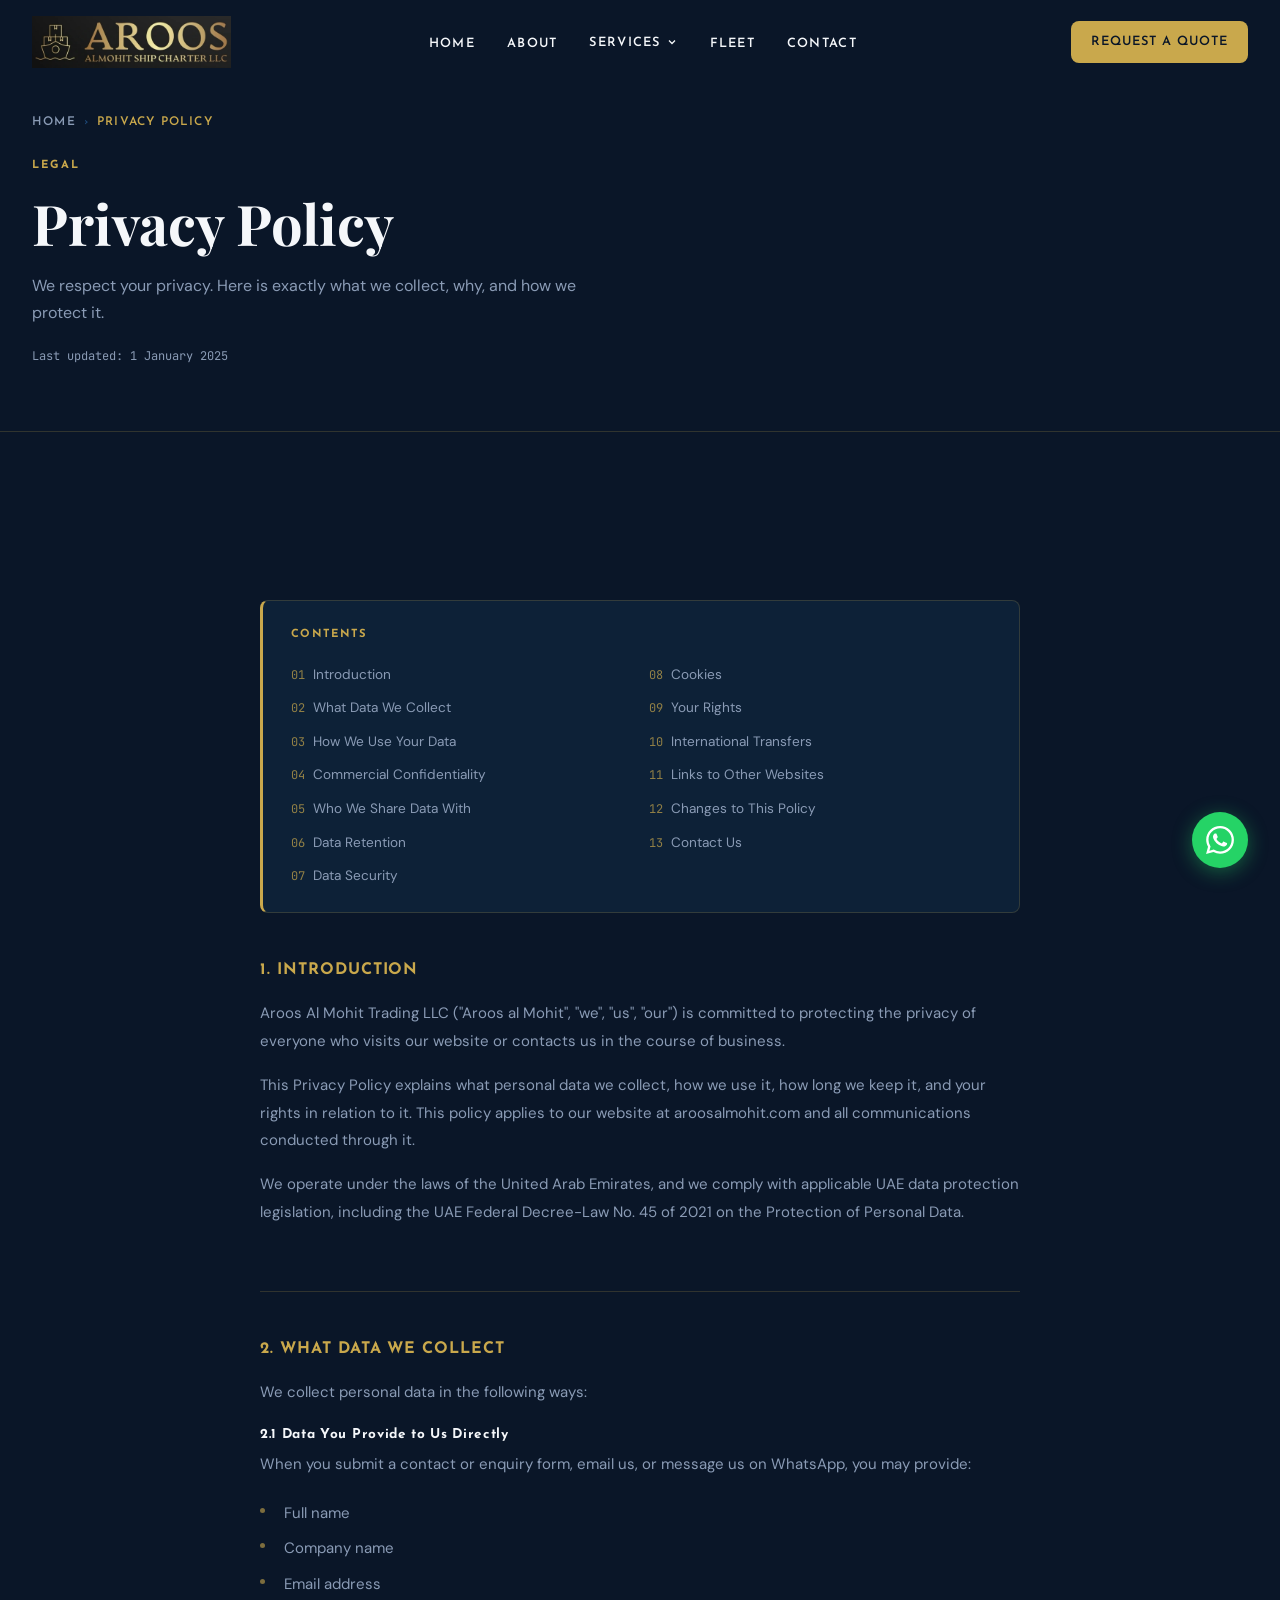
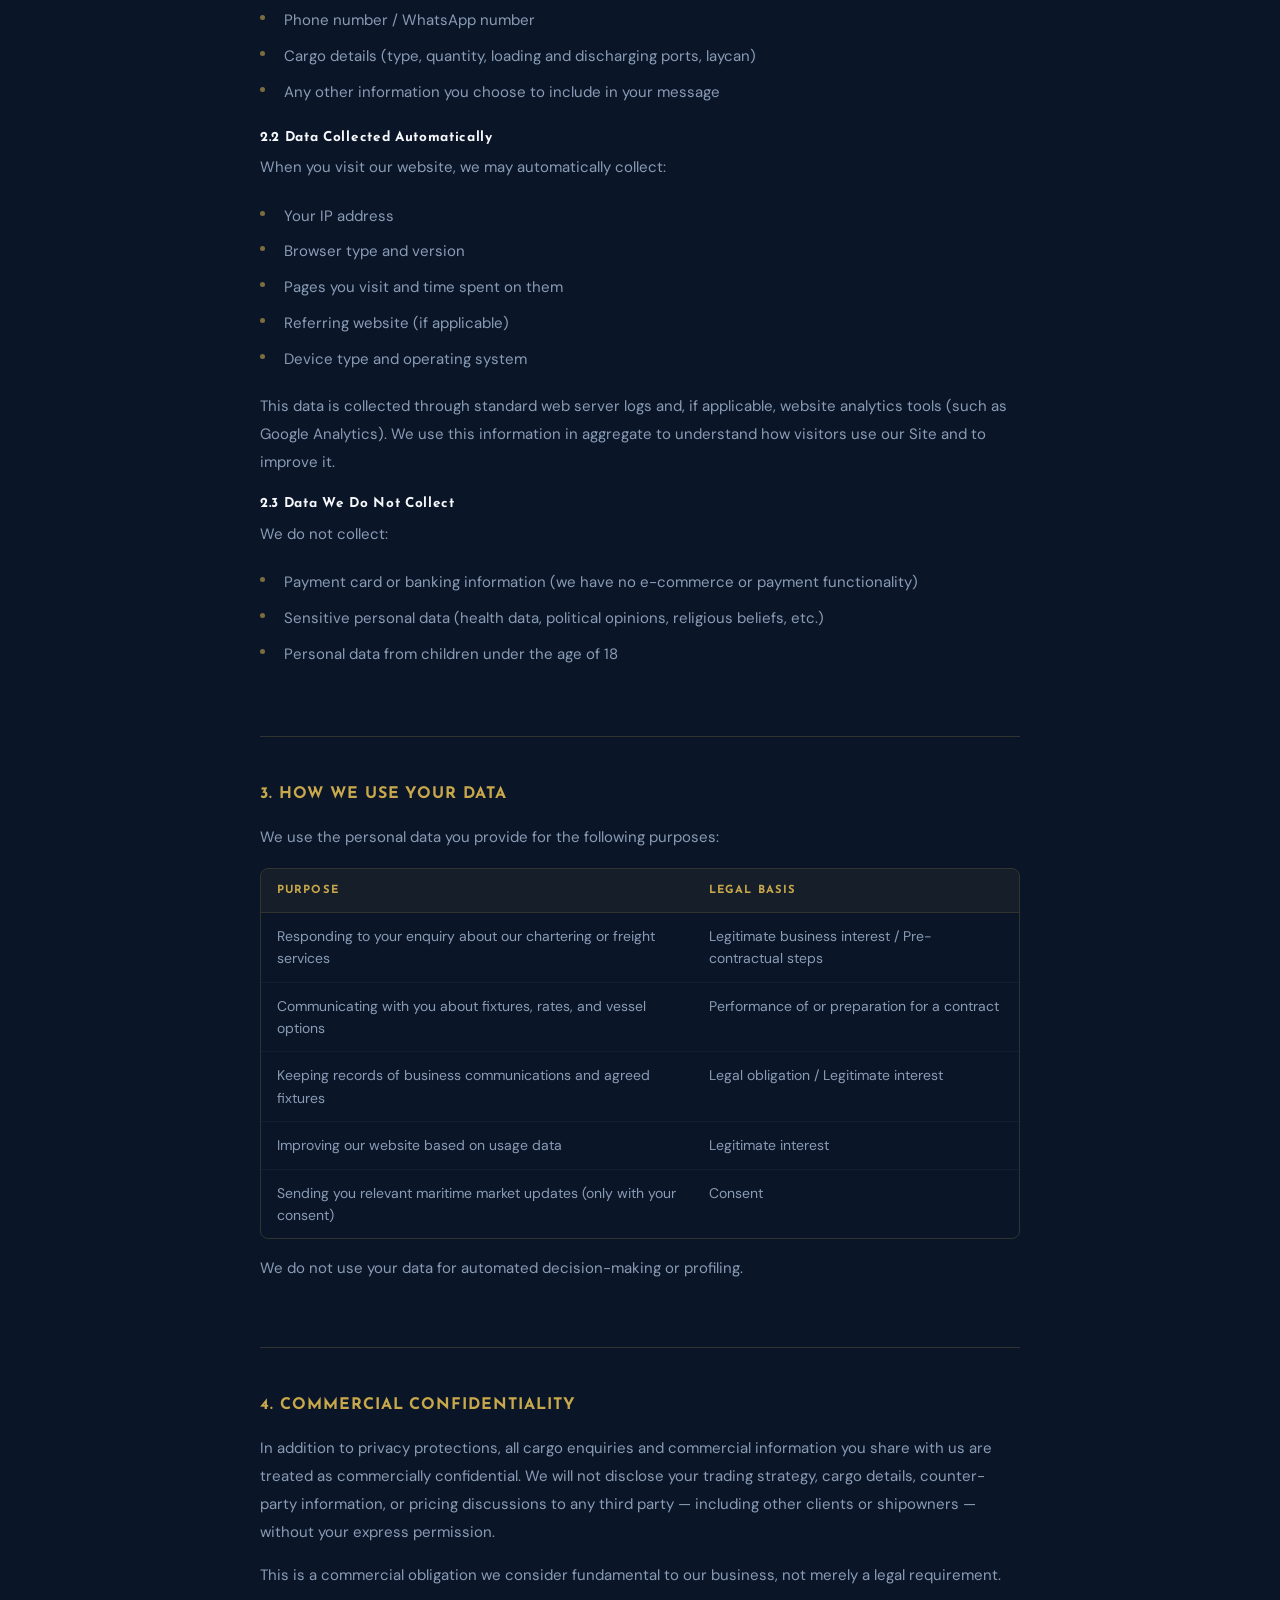
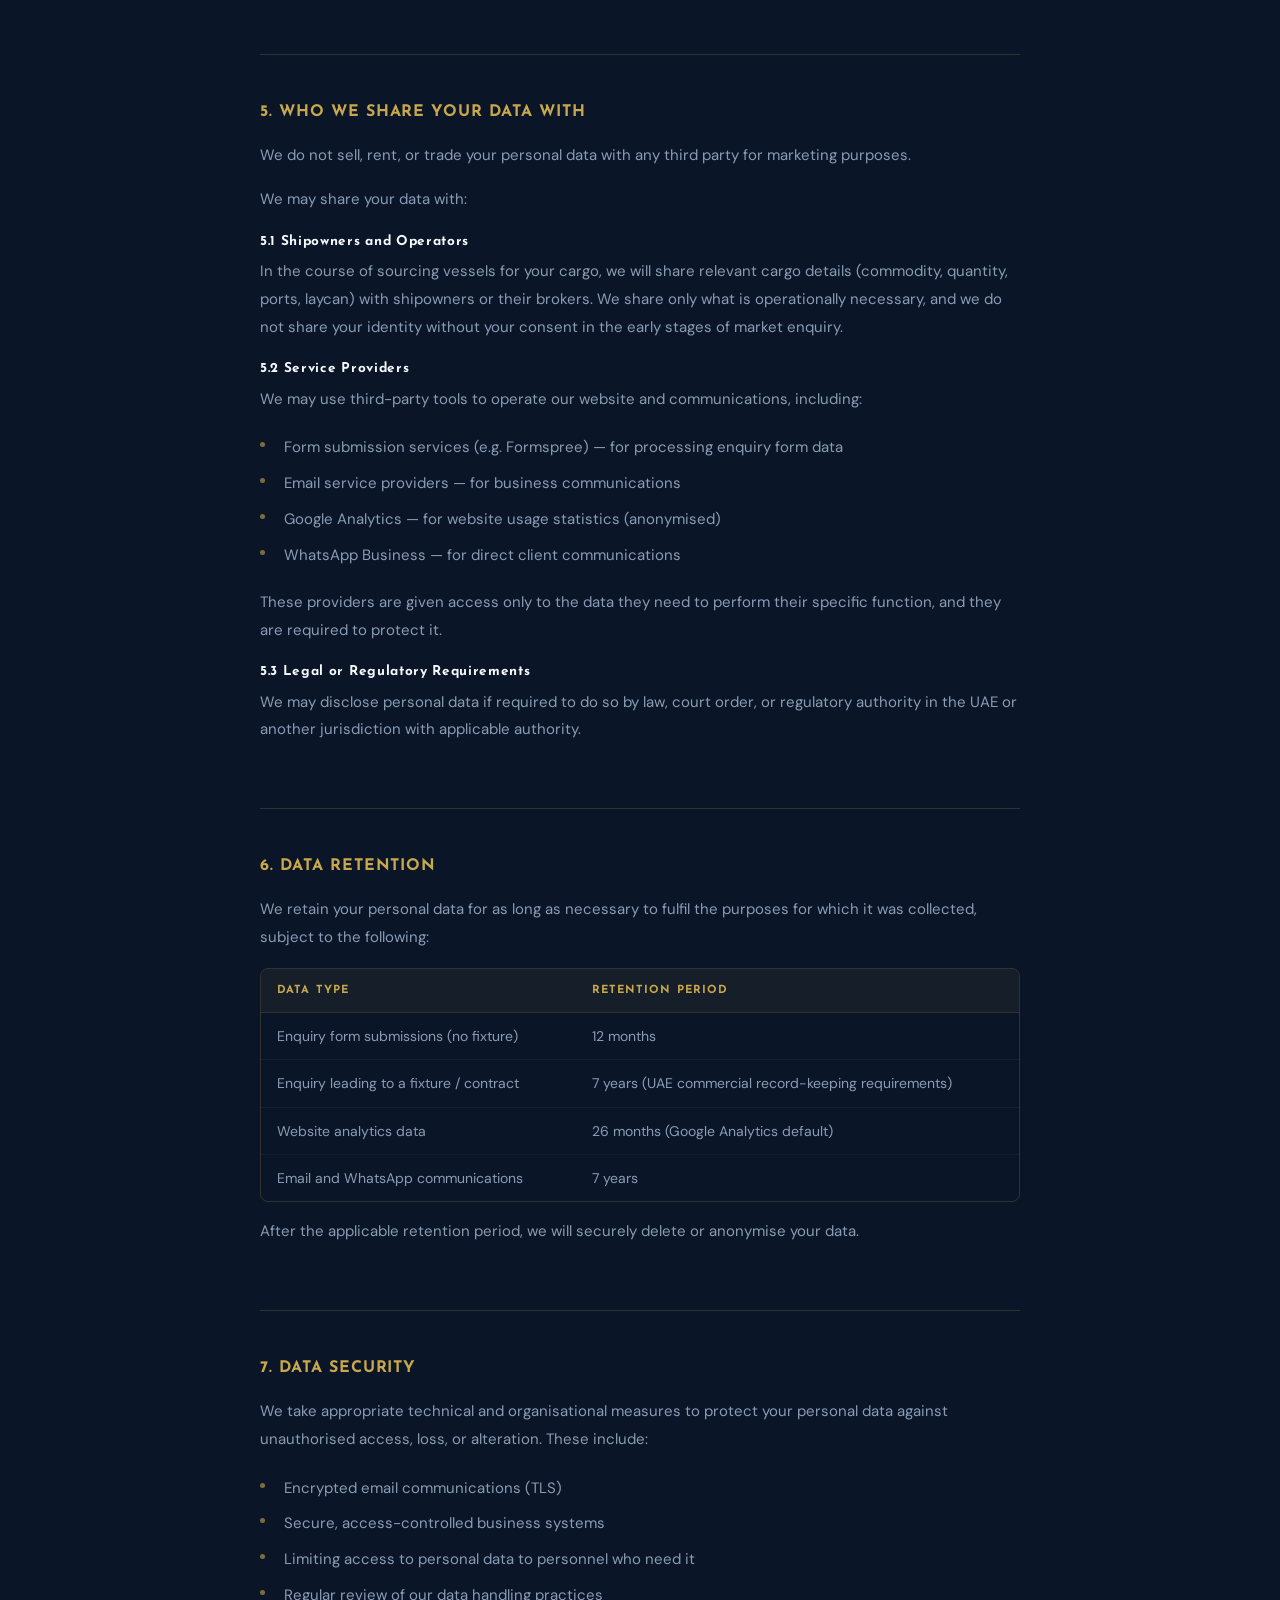
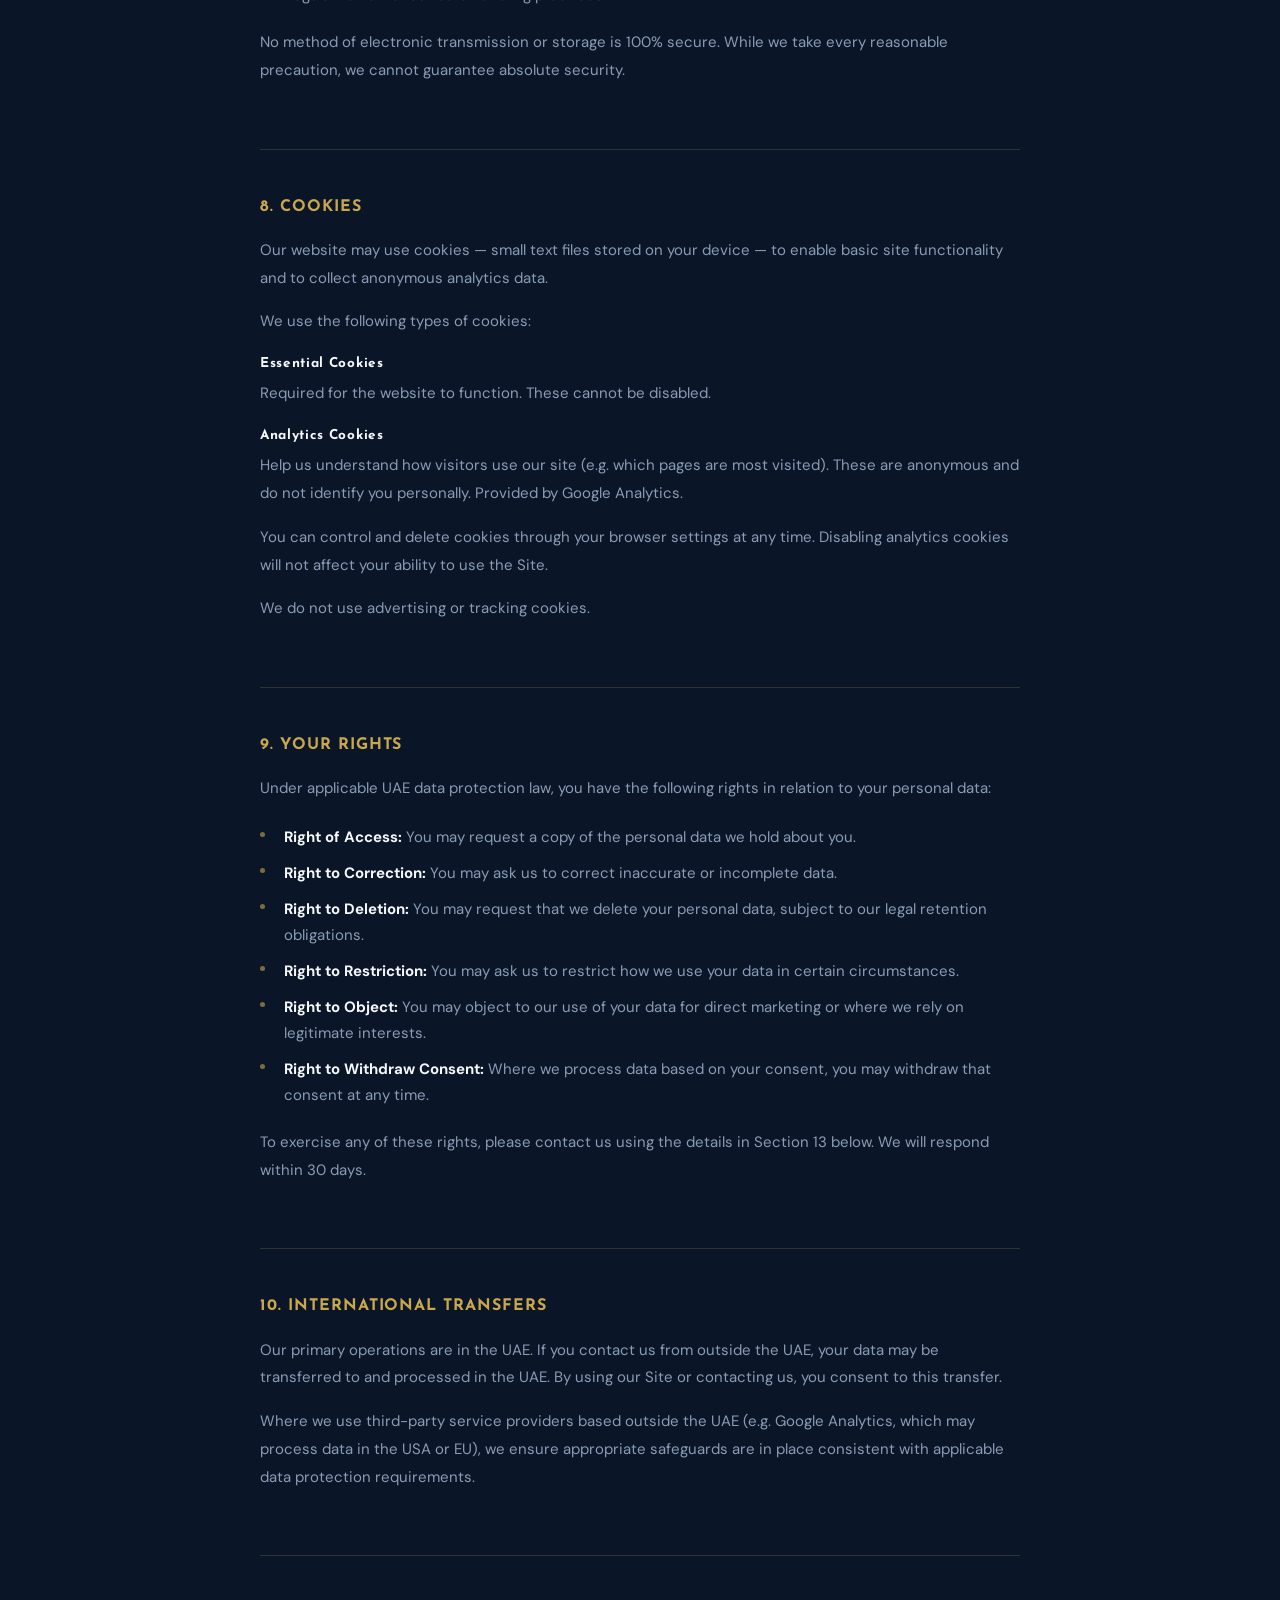
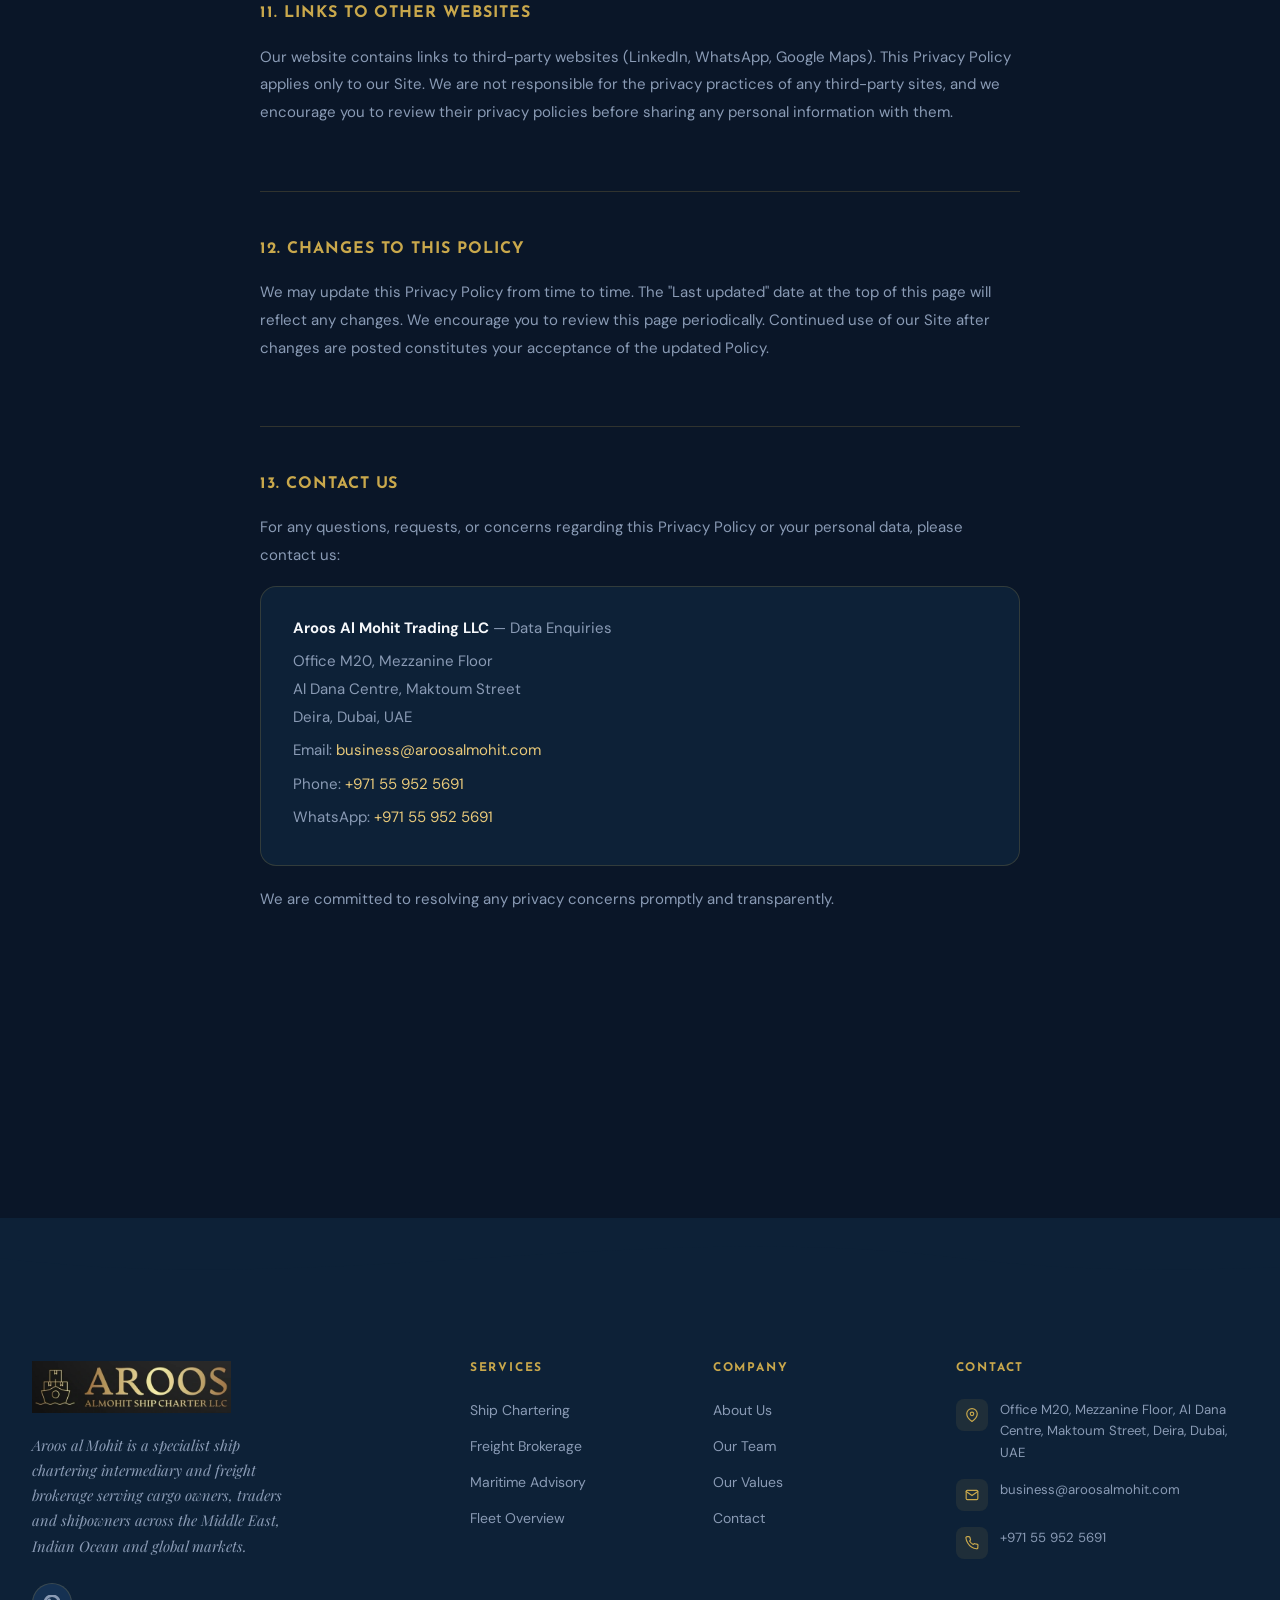
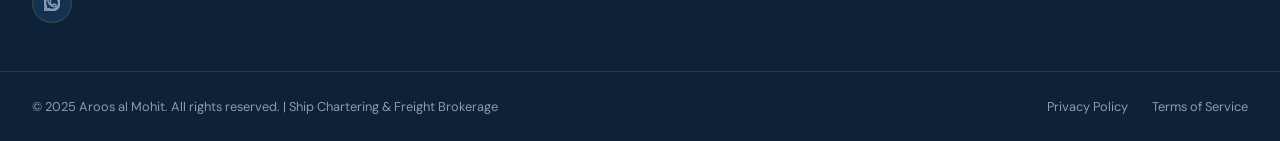
<file: privacy.html>
<!DOCTYPE html>
<html lang="en">
<head>
  <meta charset="UTF-8">
  <meta name="viewport" content="width=device-width, initial-scale=1.0">
  <title>Privacy Policy | Aroos al Mohit</title>
  <meta name="description" content="Privacy Policy for Aroos Al Mohit Trading LLC — what data we collect, how we use it, and your rights under UAE data protection law.">
  <link rel="canonical" href="https://aroosalmohit.com/privacy.html">

  <meta property="og:type"        content="website">
  <meta property="og:title"       content="Privacy Policy | Aroos al Mohit">
  <meta property="og:description" content="We respect your privacy. Here is exactly what we collect, why, and how we protect it.">
  <meta property="og:url"         content="https://aroosalmohit.com/privacy.html">

  <link rel="icon" type="image/svg+xml" href="./favicon.svg">

  <link rel="preconnect" href="https://fonts.googleapis.com">
  <link rel="preconnect" href="https://fonts.gstatic.com" crossorigin>
  <link href="https://fonts.googleapis.com/css2?family=Playfair+Display:ital,wght@0,400;0,700;0,900;1,400&family=Josefin+Sans:wght@300;400;600;700&family=DM+Sans:wght@300;400;500&family=JetBrains+Mono:wght@400;700&display=swap" rel="stylesheet">

  <link rel="stylesheet" href="https://unpkg.com/aos@2.3.1/dist/aos.css">
  <link rel="stylesheet" href="./assets/css/main.css">
  <link rel="stylesheet" href="./assets/css/animations.css">
  <link rel="stylesheet" href="./assets/css/responsive.css">

  <style>
    .legal-hero {
      background: var(--navy-dark);
      padding: 7rem 0 4rem;
      border-bottom: 1px solid var(--border);
    }
    .legal-hero__eyebrow {
      font-family: var(--font-heading);
      font-size: 0.7rem;
      font-weight: 700;
      letter-spacing: 0.18em;
      text-transform: uppercase;
      color: var(--gold);
      margin-bottom: 1rem;
      display: block;
    }
    .legal-hero__title {
      font-family: var(--font-display);
      font-size: clamp(2rem, 5vw, 3.5rem);
      font-weight: 700;
      color: var(--white);
      line-height: 1.15;
      margin-bottom: 1rem;
    }
    .legal-hero__sub {
      font-size: 1rem;
      color: var(--muted);
      max-width: 600px;
      line-height: 1.7;
      margin-bottom: 1.25rem;
    }
    .legal-hero__date {
      font-family: var(--font-mono);
      font-size: 0.75rem;
      color: var(--muted);
      opacity: 0.65;
    }
    .legal-body {
      max-width: 760px;
      margin: 0 auto;
      padding: 3.5rem 0 5rem;
    }
    .legal-section {
      margin-bottom: 3rem;
      padding-bottom: 3rem;
      border-bottom: 1px solid var(--border);
    }
    .legal-section:last-child {
      border-bottom: none;
    }
    .legal-section h2 {
      font-family: var(--font-heading);
      font-size: 1rem;
      font-weight: 700;
      letter-spacing: 0.06em;
      text-transform: uppercase;
      color: var(--gold);
      margin-bottom: 1.25rem;
    }
    .legal-section h3 {
      font-family: var(--font-heading);
      font-size: 0.85rem;
      font-weight: 700;
      letter-spacing: 0.05em;
      color: var(--white);
      margin: 1.25rem 0 0.5rem;
    }
    .legal-section p {
      font-size: 0.9375rem;
      color: var(--muted);
      line-height: 1.85;
      margin-bottom: 1rem;
    }
    .legal-section ul {
      list-style: none;
      padding: 0;
      margin: 0.5rem 0 1rem;
    }
    .legal-section ul li {
      font-size: 0.9375rem;
      color: var(--muted);
      line-height: 1.75;
      padding: 0.3rem 0 0.3rem 1.5rem;
      position: relative;
    }
    .legal-section ul li::before {
      content: '';
      position: absolute;
      left: 0;
      top: 0.8rem;
      width: 5px;
      height: 5px;
      border-radius: 50%;
      background: var(--gold);
      opacity: 0.6;
    }
    .legal-table-wrap {
      overflow-x: auto;
      -webkit-overflow-scrolling: touch;
      margin: 1rem 0;
      border-radius: var(--radius);
      border: 1px solid var(--border);
    }
    .legal-table {
      width: 100%;
      border-collapse: collapse;
      min-width: 480px;
    }
    .legal-table th {
      font-family: var(--font-heading);
      font-size: 0.7rem;
      font-weight: 700;
      letter-spacing: 0.1em;
      text-transform: uppercase;
      color: var(--gold);
      background: rgba(201,168,76,0.06);
      padding: 0.75rem 1rem;
      text-align: left;
      border-bottom: 1px solid var(--border);
    }
    .legal-table td {
      font-size: 0.875rem;
      color: var(--muted);
      padding: 0.75rem 1rem;
      border-bottom: 1px solid rgba(255,255,255,0.04);
      vertical-align: top;
      line-height: 1.6;
    }
    .legal-table tr:last-child td { border-bottom: none; }
    .legal-contact-box {
      background: var(--navy);
      border: 1px solid var(--border);
      border-radius: var(--radius-lg);
      padding: 1.75rem 2rem;
      margin-top: 1rem;
    }
    .legal-contact-box p {
      margin-bottom: 0.35rem;
    }
    .legal-contact-box a {
      color: var(--gold-light);
    }
    .legal-contact-box a:hover {
      color: var(--white);
    }
    .legal-toc {
      background: var(--navy);
      border: 1px solid var(--border);
      border-left: 3px solid var(--gold);
      border-radius: var(--radius);
      padding: 1.5rem 1.75rem;
      margin-bottom: 3rem;
    }
    .legal-toc__title {
      font-family: var(--font-heading);
      font-size: 0.7rem;
      font-weight: 700;
      letter-spacing: 0.12em;
      text-transform: uppercase;
      color: var(--gold);
      margin-bottom: 1rem;
    }
    .legal-toc ol {
      list-style: none;
      padding: 0;
      margin: 0;
      columns: 1;
    }
    @media (min-width: 560px) {
      .legal-toc ol { columns: 2; }
    }
    .legal-toc ol li {
      margin-bottom: 0.4rem;
      break-inside: avoid;
    }
    .legal-toc ol li a {
      font-size: 0.85rem;
      color: var(--muted);
      transition: color 0.2s;
    }
    .legal-toc ol li a:hover { color: var(--white); }
    .legal-toc ol li span {
      font-family: var(--font-mono);
      font-size: 0.75rem;
      color: var(--gold);
      margin-right: 0.5rem;
      opacity: 0.7;
    }
  </style>
</head>
<body>

<div class="scroll-progress" aria-hidden="true"></div>

<!-- NAV -->
<nav class="nav scrolled" role="navigation" aria-label="Main navigation">
  <div class="container">
    <div class="nav__inner">
      <a href="./index.html" class="nav__logo" aria-label="Aroos Al Mohit — Home">
        <img src="./assets/images/logo.png" alt="Aroos Al Mohit Ship Charter LLC" height="52">
      </a>
      <ul class="nav__links" role="list">
        <li><a href="./index.html"  class="nav__link">Home</a></li>
        <li><a href="./about.html"  class="nav__link">About</a></li>
        <li class="nav__dropdown">
          <button class="nav__link nav__dropdown-toggle" aria-haspopup="true">
            Services
            <svg width="12" height="12" viewBox="0 0 24 24" fill="none" stroke="currentColor" stroke-width="2.5" aria-hidden="true"><polyline points="6 9 12 15 18 9"/></svg>
          </button>
          <ul class="nav__dropdown-menu" role="list">
            <li><a href="./services/chartering.html"        class="nav__dropdown-item">Ship Chartering</a></li>
            <li><a href="./services/freight-brokerage.html" class="nav__dropdown-item">Freight Brokerage</a></li>
            <li><a href="./services/advisory.html"          class="nav__dropdown-item">Maritime Advisory</a></li>
          </ul>
        </li>
        <li><a href="./fleet.html"   class="nav__link">Fleet</a></li>
        <li><a href="./contact.html" class="nav__link">Contact</a></li>
      </ul>
      <a href="./contact.html" class="btn btn-primary btn-sm nav__cta">Request a Quote</a>
      <button type="button" class="nav__hamburger" aria-label="Toggle navigation" aria-expanded="false"><span></span><span></span><span></span></button>
    </div>
  </div>
</nav>

<div class="nav__mobile" role="dialog" aria-label="Mobile navigation">
  <a href="./index.html"  class="nav__mobile-link">Home</a>
  <a href="./about.html"  class="nav__mobile-link">About</a>
  <a href="./services/chartering.html"        class="nav__mobile-sub">Ship Chartering</a>
  <a href="./services/freight-brokerage.html" class="nav__mobile-sub">Freight Brokerage</a>
  <a href="./services/advisory.html"          class="nav__mobile-sub">Maritime Advisory</a>
  <a href="./fleet.html"   class="nav__mobile-link">Fleet</a>
  <a href="./contact.html" class="nav__mobile-link">Contact</a>
  <a href="./contact.html" class="btn btn-primary nav__mobile-cta">Request a Quote</a>
</div>

<!-- HERO -->
<section class="legal-hero" aria-label="Privacy Policy">
  <div class="container">
    <nav class="breadcrumb" aria-label="Breadcrumb" style="margin-bottom:1.5rem;">
      <a href="./index.html">Home</a>
      <span class="breadcrumb__sep" aria-hidden="true">›</span>
      <span class="breadcrumb__current">Privacy Policy</span>
    </nav>
    <span class="legal-hero__eyebrow" data-aos="fade-up">Legal</span>
    <h1 class="legal-hero__title" data-aos="fade-up" data-aos-delay="100">Privacy Policy</h1>
    <p class="legal-hero__sub" data-aos="fade-up" data-aos-delay="200">We respect your privacy. Here is exactly what we collect, why, and how we protect it.</p>
    <p class="legal-hero__date" data-aos="fade-up" data-aos-delay="300">Last updated: 1 January 2025</p>
  </div>
</section>

<!-- CONTENT -->
<section class="section section--dark" aria-label="Privacy Policy Content">
  <div class="container">
    <div class="legal-body">

      <!-- Table of Contents -->
      <div class="legal-toc" data-aos="fade-up">
        <p class="legal-toc__title">Contents</p>
        <ol>
          <li><span>01</span><a href="#p1">Introduction</a></li>
          <li><span>02</span><a href="#p2">What Data We Collect</a></li>
          <li><span>03</span><a href="#p3">How We Use Your Data</a></li>
          <li><span>04</span><a href="#p4">Commercial Confidentiality</a></li>
          <li><span>05</span><a href="#p5">Who We Share Data With</a></li>
          <li><span>06</span><a href="#p6">Data Retention</a></li>
          <li><span>07</span><a href="#p7">Data Security</a></li>
          <li><span>08</span><a href="#p8">Cookies</a></li>
          <li><span>09</span><a href="#p9">Your Rights</a></li>
          <li><span>10</span><a href="#p10">International Transfers</a></li>
          <li><span>11</span><a href="#p11">Links to Other Websites</a></li>
          <li><span>12</span><a href="#p12">Changes to This Policy</a></li>
          <li><span>13</span><a href="#p13">Contact Us</a></li>
        </ol>
      </div>

      <div class="legal-section" id="p1" data-aos="fade-up">
        <h2>1. Introduction</h2>
        <p>Aroos Al Mohit Trading LLC ("Aroos al Mohit", "we", "us", "our") is committed to protecting the privacy of everyone who visits our website or contacts us in the course of business.</p>
        <p>This Privacy Policy explains what personal data we collect, how we use it, how long we keep it, and your rights in relation to it. This policy applies to our website at aroosalmohit.com and all communications conducted through it.</p>
        <p>We operate under the laws of the United Arab Emirates, and we comply with applicable UAE data protection legislation, including the UAE Federal Decree-Law No. 45 of 2021 on the Protection of Personal Data.</p>
      </div>

      <div class="legal-section" id="p2" data-aos="fade-up">
        <h2>2. What Data We Collect</h2>
        <p>We collect personal data in the following ways:</p>
        <h3>2.1 Data You Provide to Us Directly</h3>
        <p>When you submit a contact or enquiry form, email us, or message us on WhatsApp, you may provide:</p>
        <ul>
          <li>Full name</li>
          <li>Company name</li>
          <li>Email address</li>
          <li>Phone number / WhatsApp number</li>
          <li>Cargo details (type, quantity, loading and discharging ports, laycan)</li>
          <li>Any other information you choose to include in your message</li>
        </ul>
        <h3>2.2 Data Collected Automatically</h3>
        <p>When you visit our website, we may automatically collect:</p>
        <ul>
          <li>Your IP address</li>
          <li>Browser type and version</li>
          <li>Pages you visit and time spent on them</li>
          <li>Referring website (if applicable)</li>
          <li>Device type and operating system</li>
        </ul>
        <p>This data is collected through standard web server logs and, if applicable, website analytics tools (such as Google Analytics). We use this information in aggregate to understand how visitors use our Site and to improve it.</p>
        <h3>2.3 Data We Do Not Collect</h3>
        <p>We do not collect:</p>
        <ul>
          <li>Payment card or banking information (we have no e-commerce or payment functionality)</li>
          <li>Sensitive personal data (health data, political opinions, religious beliefs, etc.)</li>
          <li>Personal data from children under the age of 18</li>
        </ul>
      </div>

      <div class="legal-section" id="p3" data-aos="fade-up">
        <h2>3. How We Use Your Data</h2>
        <p>We use the personal data you provide for the following purposes:</p>
        <div class="legal-table-wrap">
          <table class="legal-table">
            <thead>
              <tr>
                <th>Purpose</th>
                <th>Legal Basis</th>
              </tr>
            </thead>
            <tbody>
              <tr>
                <td>Responding to your enquiry about our chartering or freight services</td>
                <td>Legitimate business interest / Pre-contractual steps</td>
              </tr>
              <tr>
                <td>Communicating with you about fixtures, rates, and vessel options</td>
                <td>Performance of or preparation for a contract</td>
              </tr>
              <tr>
                <td>Keeping records of business communications and agreed fixtures</td>
                <td>Legal obligation / Legitimate interest</td>
              </tr>
              <tr>
                <td>Improving our website based on usage data</td>
                <td>Legitimate interest</td>
              </tr>
              <tr>
                <td>Sending you relevant maritime market updates (only with your consent)</td>
                <td>Consent</td>
              </tr>
            </tbody>
          </table>
        </div>
        <p>We do not use your data for automated decision-making or profiling.</p>
      </div>

      <div class="legal-section" id="p4" data-aos="fade-up">
        <h2>4. Commercial Confidentiality</h2>
        <p>In addition to privacy protections, all cargo enquiries and commercial information you share with us are treated as commercially confidential. We will not disclose your trading strategy, cargo details, counter-party information, or pricing discussions to any third party — including other clients or shipowners — without your express permission.</p>
        <p>This is a commercial obligation we consider fundamental to our business, not merely a legal requirement.</p>
      </div>

      <div class="legal-section" id="p5" data-aos="fade-up">
        <h2>5. Who We Share Your Data With</h2>
        <p>We do not sell, rent, or trade your personal data with any third party for marketing purposes.</p>
        <p>We may share your data with:</p>
        <h3>5.1 Shipowners and Operators</h3>
        <p>In the course of sourcing vessels for your cargo, we will share relevant cargo details (commodity, quantity, ports, laycan) with shipowners or their brokers. We share only what is operationally necessary, and we do not share your identity without your consent in the early stages of market enquiry.</p>
        <h3>5.2 Service Providers</h3>
        <p>We may use third-party tools to operate our website and communications, including:</p>
        <ul>
          <li>Form submission services (e.g. Formspree) — for processing enquiry form data</li>
          <li>Email service providers — for business communications</li>
          <li>Google Analytics — for website usage statistics (anonymised)</li>
          <li>WhatsApp Business — for direct client communications</li>
        </ul>
        <p>These providers are given access only to the data they need to perform their specific function, and they are required to protect it.</p>
        <h3>5.3 Legal or Regulatory Requirements</h3>
        <p>We may disclose personal data if required to do so by law, court order, or regulatory authority in the UAE or another jurisdiction with applicable authority.</p>
      </div>

      <div class="legal-section" id="p6" data-aos="fade-up">
        <h2>6. Data Retention</h2>
        <p>We retain your personal data for as long as necessary to fulfil the purposes for which it was collected, subject to the following:</p>
        <div class="legal-table-wrap">
          <table class="legal-table">
            <thead>
              <tr>
                <th>Data Type</th>
                <th>Retention Period</th>
              </tr>
            </thead>
            <tbody>
              <tr>
                <td>Enquiry form submissions (no fixture)</td>
                <td>12 months</td>
              </tr>
              <tr>
                <td>Enquiry leading to a fixture / contract</td>
                <td>7 years (UAE commercial record-keeping requirements)</td>
              </tr>
              <tr>
                <td>Website analytics data</td>
                <td>26 months (Google Analytics default)</td>
              </tr>
              <tr>
                <td>Email and WhatsApp communications</td>
                <td>7 years</td>
              </tr>
            </tbody>
          </table>
        </div>
        <p>After the applicable retention period, we will securely delete or anonymise your data.</p>
      </div>

      <div class="legal-section" id="p7" data-aos="fade-up">
        <h2>7. Data Security</h2>
        <p>We take appropriate technical and organisational measures to protect your personal data against unauthorised access, loss, or alteration. These include:</p>
        <ul>
          <li>Encrypted email communications (TLS)</li>
          <li>Secure, access-controlled business systems</li>
          <li>Limiting access to personal data to personnel who need it</li>
          <li>Regular review of our data handling practices</li>
        </ul>
        <p>No method of electronic transmission or storage is 100% secure. While we take every reasonable precaution, we cannot guarantee absolute security.</p>
      </div>

      <div class="legal-section" id="p8" data-aos="fade-up">
        <h2>8. Cookies</h2>
        <p>Our website may use cookies — small text files stored on your device — to enable basic site functionality and to collect anonymous analytics data.</p>
        <p>We use the following types of cookies:</p>
        <h3>Essential Cookies</h3>
        <p>Required for the website to function. These cannot be disabled.</p>
        <h3>Analytics Cookies</h3>
        <p>Help us understand how visitors use our site (e.g. which pages are most visited). These are anonymous and do not identify you personally. Provided by Google Analytics.</p>
        <p>You can control and delete cookies through your browser settings at any time. Disabling analytics cookies will not affect your ability to use the Site.</p>
        <p>We do not use advertising or tracking cookies.</p>
      </div>

      <div class="legal-section" id="p9" data-aos="fade-up">
        <h2>9. Your Rights</h2>
        <p>Under applicable UAE data protection law, you have the following rights in relation to your personal data:</p>
        <ul>
          <li><strong style="color:var(--white);">Right of Access:</strong> You may request a copy of the personal data we hold about you.</li>
          <li><strong style="color:var(--white);">Right to Correction:</strong> You may ask us to correct inaccurate or incomplete data.</li>
          <li><strong style="color:var(--white);">Right to Deletion:</strong> You may request that we delete your personal data, subject to our legal retention obligations.</li>
          <li><strong style="color:var(--white);">Right to Restriction:</strong> You may ask us to restrict how we use your data in certain circumstances.</li>
          <li><strong style="color:var(--white);">Right to Object:</strong> You may object to our use of your data for direct marketing or where we rely on legitimate interests.</li>
          <li><strong style="color:var(--white);">Right to Withdraw Consent:</strong> Where we process data based on your consent, you may withdraw that consent at any time.</li>
        </ul>
        <p>To exercise any of these rights, please contact us using the details in Section 13 below. We will respond within 30 days.</p>
      </div>

      <div class="legal-section" id="p10" data-aos="fade-up">
        <h2>10. International Transfers</h2>
        <p>Our primary operations are in the UAE. If you contact us from outside the UAE, your data may be transferred to and processed in the UAE. By using our Site or contacting us, you consent to this transfer.</p>
        <p>Where we use third-party service providers based outside the UAE (e.g. Google Analytics, which may process data in the USA or EU), we ensure appropriate safeguards are in place consistent with applicable data protection requirements.</p>
      </div>

      <div class="legal-section" id="p11" data-aos="fade-up">
        <h2>11. Links to Other Websites</h2>
        <p>Our website contains links to third-party websites (LinkedIn, WhatsApp, Google Maps). This Privacy Policy applies only to our Site. We are not responsible for the privacy practices of any third-party sites, and we encourage you to review their privacy policies before sharing any personal information with them.</p>
      </div>

      <div class="legal-section" id="p12" data-aos="fade-up">
        <h2>12. Changes to This Policy</h2>
        <p>We may update this Privacy Policy from time to time. The "Last updated" date at the top of this page will reflect any changes. We encourage you to review this page periodically. Continued use of our Site after changes are posted constitutes your acceptance of the updated Policy.</p>
      </div>

      <div class="legal-section" id="p13" data-aos="fade-up">
        <h2>13. Contact Us</h2>
        <p>For any questions, requests, or concerns regarding this Privacy Policy or your personal data, please contact us:</p>
        <div class="legal-contact-box">
          <p><strong style="color:var(--white);">Aroos Al Mohit Trading LLC</strong> — Data Enquiries</p>
          <p>Office M20, Mezzanine Floor<br>Al Dana Centre, Maktoum Street<br>Deira, Dubai, UAE</p>
          <p>Email: <a href="mailto:business@aroosalmohit.com">business@aroosalmohit.com</a></p>
          <p>Phone: <a href="tel:+971559525691">+971 55 952 5691</a></p>
          <p>WhatsApp: <a href="https://wa.me/971559525691" target="_blank" rel="noopener">+971 55 952 5691</a></p>
        </div>
        <p style="margin-top:1.25rem;">We are committed to resolving any privacy concerns promptly and transparently.</p>
      </div>

    </div>
  </div>
</section>

<!-- FOOTER -->
<footer class="footer" role="contentinfo">
  <div class="footer__wave wave-container" aria-hidden="true">
    <svg class="wave-svg" viewBox="0 0 1440 80" preserveAspectRatio="none" xmlns="http://www.w3.org/2000/svg">
      <path d="M0,40 C180,80 360,0 540,40 C720,80 900,0 1080,40 C1260,80 1380,20 1440,40 L1440,80 L0,80 Z" fill="#0D2137"/>
    </svg>
  </div>
  <div class="footer__main">
    <div class="container">
      <div class="footer__grid">
        <div class="footer__brand">
          <div class="footer__logo"><img src="./assets/images/logo.png" alt="Aroos Al Mohit" height="52"></div>
          <p class="footer__tagline">Aroos al Mohit is a specialist ship chartering intermediary and freight brokerage serving cargo owners, traders and shipowners across the Middle East, Indian Ocean and global markets.</p>
          <div class="footer__socials">
            <a href="https://wa.me/971559525691" target="_blank" rel="noopener noreferrer" class="social-link" aria-label="WhatsApp">
              <svg viewBox="0 0 24 24" fill="currentColor" stroke="none" aria-hidden="true"><path d="M17.472 14.382c-.297-.149-1.758-.867-2.03-.967-.273-.099-.471-.148-.67.15-.197.297-.767.966-.94 1.164-.173.199-.347.223-.644.075-.297-.15-1.255-.463-2.39-1.475-.883-.788-1.48-1.761-1.653-2.059-.173-.297-.018-.458.13-.606.134-.133.298-.347.446-.52.149-.174.198-.298.298-.497.099-.198.05-.371-.025-.52-.075-.149-.669-1.612-.916-2.207-.242-.579-.487-.5-.669-.51-.173-.008-.371-.01-.57-.01-.198 0-.52.074-.792.372-.272.297-1.04 1.016-1.04 2.479 0 1.462 1.065 2.875 1.213 3.074.149.198 2.096 3.2 5.077 4.487.709.306 1.262.489 1.694.625.712.227 1.36.195 1.871.118.571-.085 1.758-.719 2.006-1.413.248-.694.248-1.289.173-1.413-.074-.124-.272-.198-.57-.347m-5.421 7.403h-.004a9.87 9.87 0 01-5.031-1.378l-.361-.214-3.741.982.998-3.648-.235-.374a9.86 9.86 0 01-1.51-5.26c.001-5.45 4.436-9.884 9.888-9.884 2.64 0 5.122 1.03 6.988 2.898a9.825 9.825 0 012.893 6.994c-.003 5.45-4.437 9.884-9.885 9.884m8.413-18.297A11.815 11.815 0 0012.05 0C5.495 0 .16 5.335.157 11.892c0 2.096.547 4.142 1.588 5.945L.057 24l6.305-1.654a11.882 11.882 0 005.683 1.448h.005c6.554 0 11.89-5.335 11.893-11.893a11.821 11.821 0 00-3.48-8.413Z"/></svg>
            </a>
          </div>
        </div>
        <div>
          <h3 class="footer__heading">Services</h3>
          <ul class="footer__links">
            <li><a href="./services/chartering.html"        class="footer__link">Ship Chartering</a></li>
            <li><a href="./services/freight-brokerage.html" class="footer__link">Freight Brokerage</a></li>
            <li><a href="./services/advisory.html"          class="footer__link">Maritime Advisory</a></li>
            <li><a href="./fleet.html"                      class="footer__link">Fleet Overview</a></li>
          </ul>
        </div>
        <div>
          <h3 class="footer__heading">Company</h3>
          <ul class="footer__links">
            <li><a href="./about.html"        class="footer__link">About Us</a></li>
            <li><a href="./about.html#team"   class="footer__link">Our Team</a></li>
            <li><a href="./about.html#values" class="footer__link">Our Values</a></li>
            <li><a href="./contact.html"      class="footer__link">Contact</a></li>
          </ul>
        </div>
        <div>
          <h3 class="footer__heading">Contact</h3>
          <div class="footer__contact-items">
            <div class="footer__contact-item">
              <div class="footer__contact-icon"><svg viewBox="0 0 24 24" aria-hidden="true"><path d="M21 10c0 7-9 13-9 13s-9-6-9-13a9 9 0 0 1 18 0z"/><circle cx="12" cy="10" r="3"/></svg></div>
              <p class="footer__contact-text">Office M20, Mezzanine Floor, Al Dana Centre, Maktoum Street, Deira, Dubai, UAE</p>
            </div>
            <div class="footer__contact-item">
              <div class="footer__contact-icon"><svg viewBox="0 0 24 24" aria-hidden="true"><path d="M4 4h16c1.1 0 2 .9 2 2v12c0 1.1-.9 2-2 2H4c-1.1 0-2-.9-2-2V6c0-1.1.9-2 2-2z"/><polyline points="22,6 12,13 2,6"/></svg></div>
              <p class="footer__contact-text"><a href="mailto:business@aroosalmohit.com">business@aroosalmohit.com</a></p>
            </div>
            <div class="footer__contact-item">
              <div class="footer__contact-icon"><svg viewBox="0 0 24 24" aria-hidden="true"><path d="M22 16.92v3a2 2 0 0 1-2.18 2 19.79 19.79 0 0 1-8.63-3.07A19.5 19.5 0 0 1 4.69 12 19.79 19.79 0 0 1 1.61 3.38 2 2 0 0 1 3.58 1h3a2 2 0 0 1 2 1.72c.127.96.361 1.903.7 2.81a2 2 0 0 1-.45 2.11L7.91 8.52a16 16 0 0 0 6.07 6.07l.98-.88a2 2 0 0 1 2.11-.45c.907.339 1.85.573 2.81.7A2 2 0 0 1 22 16.92z"/></svg></div>
              <p class="footer__contact-text"><a href="tel:+971559525691">+971 55 952 5691</a></p>
            </div>
          </div>
        </div>
      </div>
    </div>
  </div>
  <div class="container">
    <div class="footer__bottom">
      <p class="footer__copy">© 2025 Aroos al Mohit. All rights reserved. | Ship Chartering &amp; Freight Brokerage</p>
      <div class="footer__bottom-links">
        <a href="./privacy.html" class="footer__bottom-link active">Privacy Policy</a>
        <a href="./terms.html"   class="footer__bottom-link">Terms of Service</a>
      </div>
    </div>
  </div>
</footer>

<a href="https://wa.me/971559525691" target="_blank" rel="noopener noreferrer" class="whatsapp-float" aria-label="Chat on WhatsApp">
  <svg viewBox="0 0 24 24" aria-hidden="true"><path d="M17.472 14.382c-.297-.149-1.758-.867-2.03-.967-.273-.099-.471-.148-.67.15-.197.297-.767.966-.94 1.164-.173.199-.347.223-.644.075-.297-.15-1.255-.463-2.39-1.475-.883-.788-1.48-1.761-1.653-2.059-.173-.297-.018-.458.13-.606.134-.133.298-.347.446-.52.149-.174.198-.298.298-.497.099-.198.05-.371-.025-.52-.075-.149-.669-1.612-.916-2.207-.242-.579-.487-.5-.669-.51-.173-.008-.371-.01-.57-.01-.198 0-.52.074-.792.372-.272.297-1.04 1.016-1.04 2.479 0 1.462 1.065 2.875 1.213 3.074.149.198 2.096 3.2 5.077 4.487.709.306 1.262.489 1.694.625.712.227 1.36.195 1.871.118.571-.085 1.758-.719 2.006-1.413.248-.694.248-1.289.173-1.413-.074-.124-.272-.198-.57-.347m-5.421 7.403h-.004a9.87 9.87 0 01-5.031-1.378l-.361-.214-3.741.982.998-3.648-.235-.374a9.86 9.86 0 01-1.51-5.26c.001-5.45 4.436-9.884 9.888-9.884 2.64 0 5.122 1.03 6.988 2.898a9.825 9.825 0 012.893 6.994c-.003 5.45-4.437 9.884-9.885 9.884m8.413-18.297A11.815 11.815 0 0012.05 0C5.495 0 .16 5.335.157 11.892c0 2.096.547 4.142 1.588 5.945L.057 24l6.305-1.654a11.882 11.882 0 005.683 1.448h.005c6.554 0 11.89-5.335 11.893-11.893a11.821 11.821 0 00-3.48-8.413Z"/></svg>
</a>

<script src="https://unpkg.com/aos@2.3.1/dist/aos.js"></script>
<script src="./assets/js/main.js"></script>
</body>
</html>
</file>
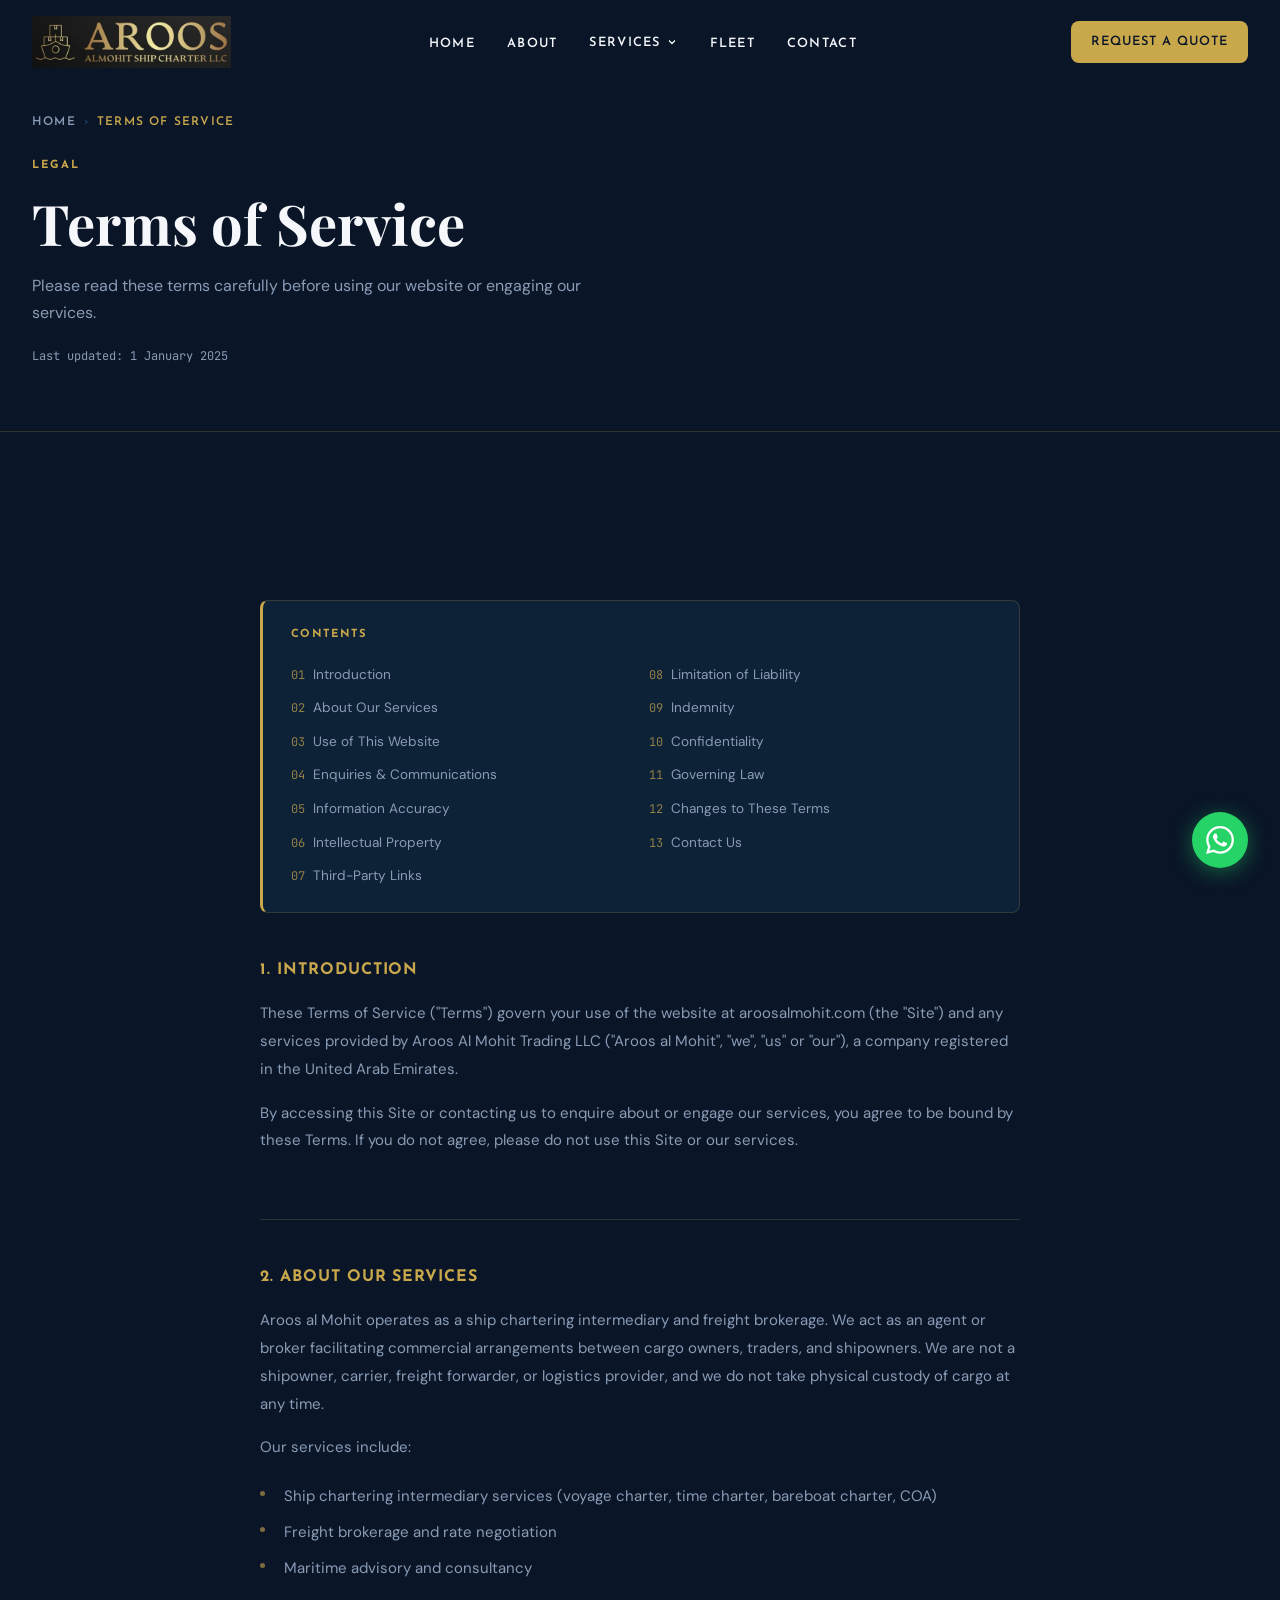
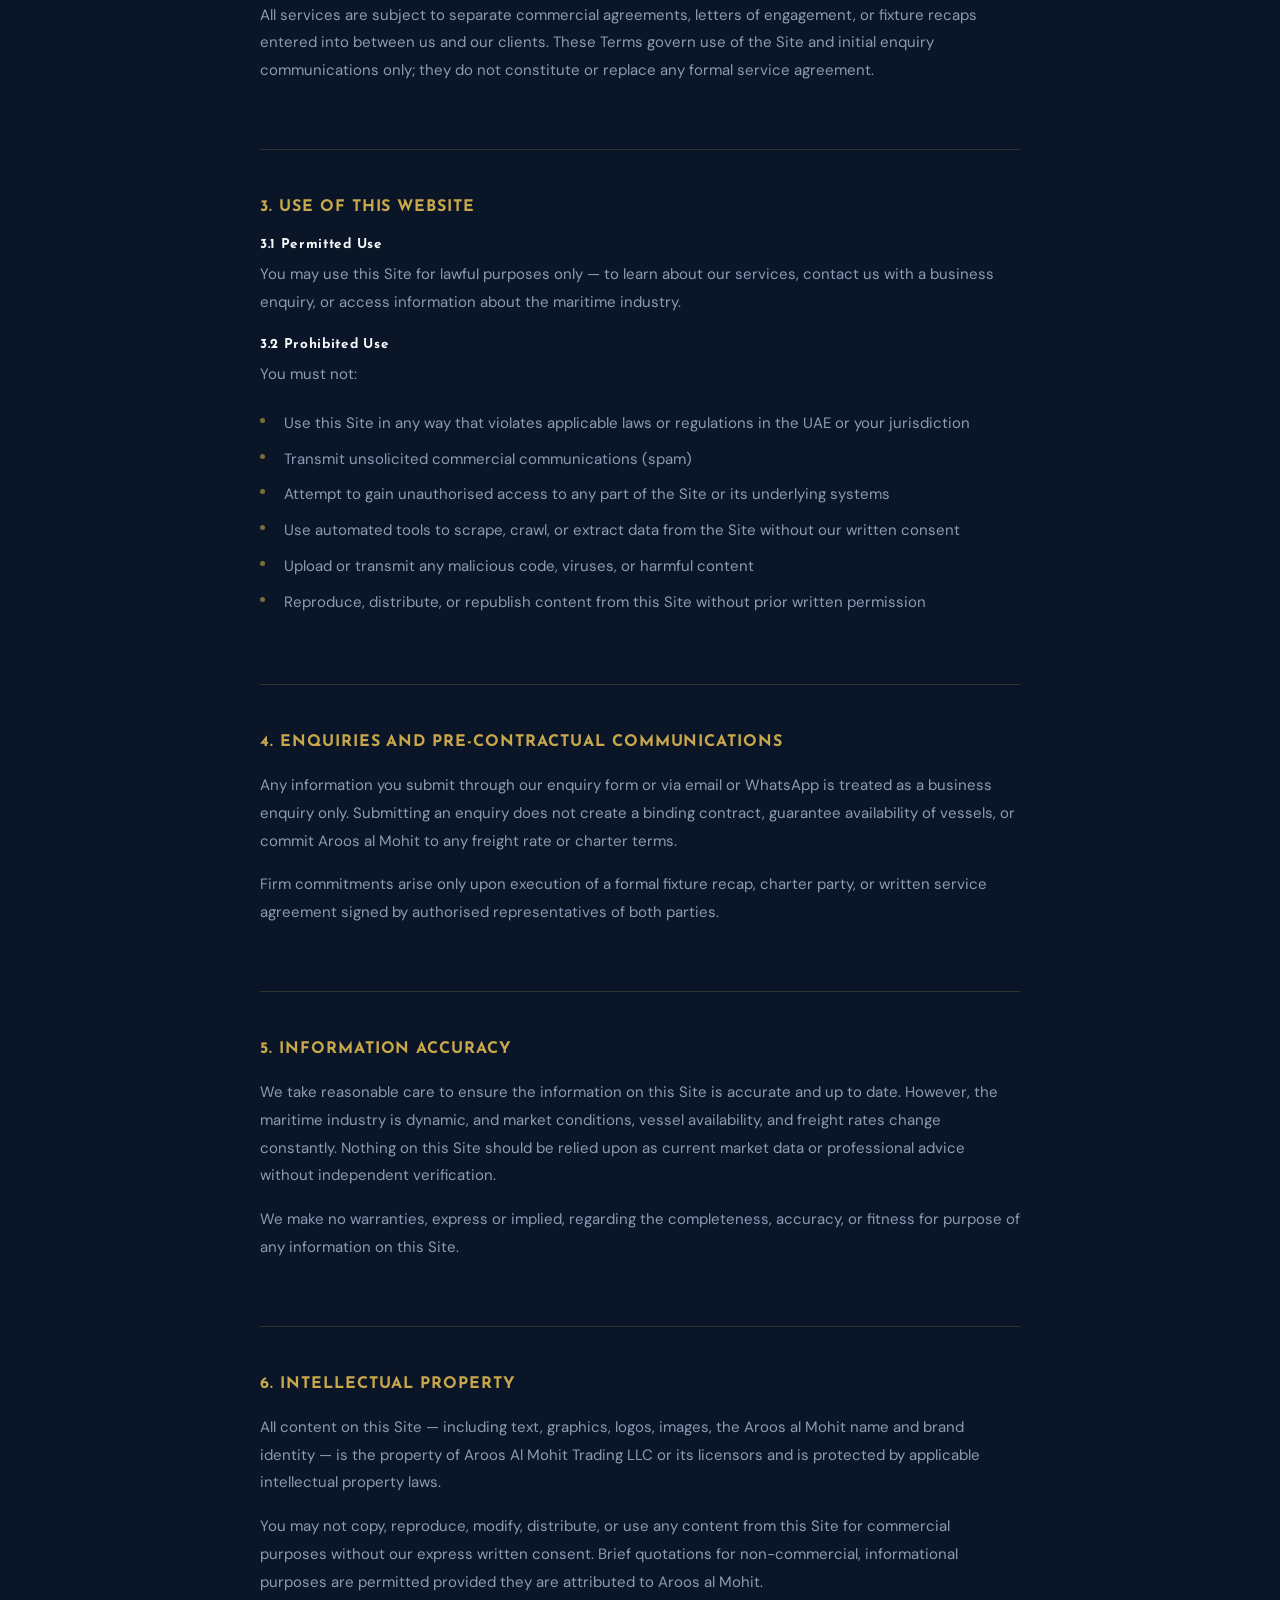
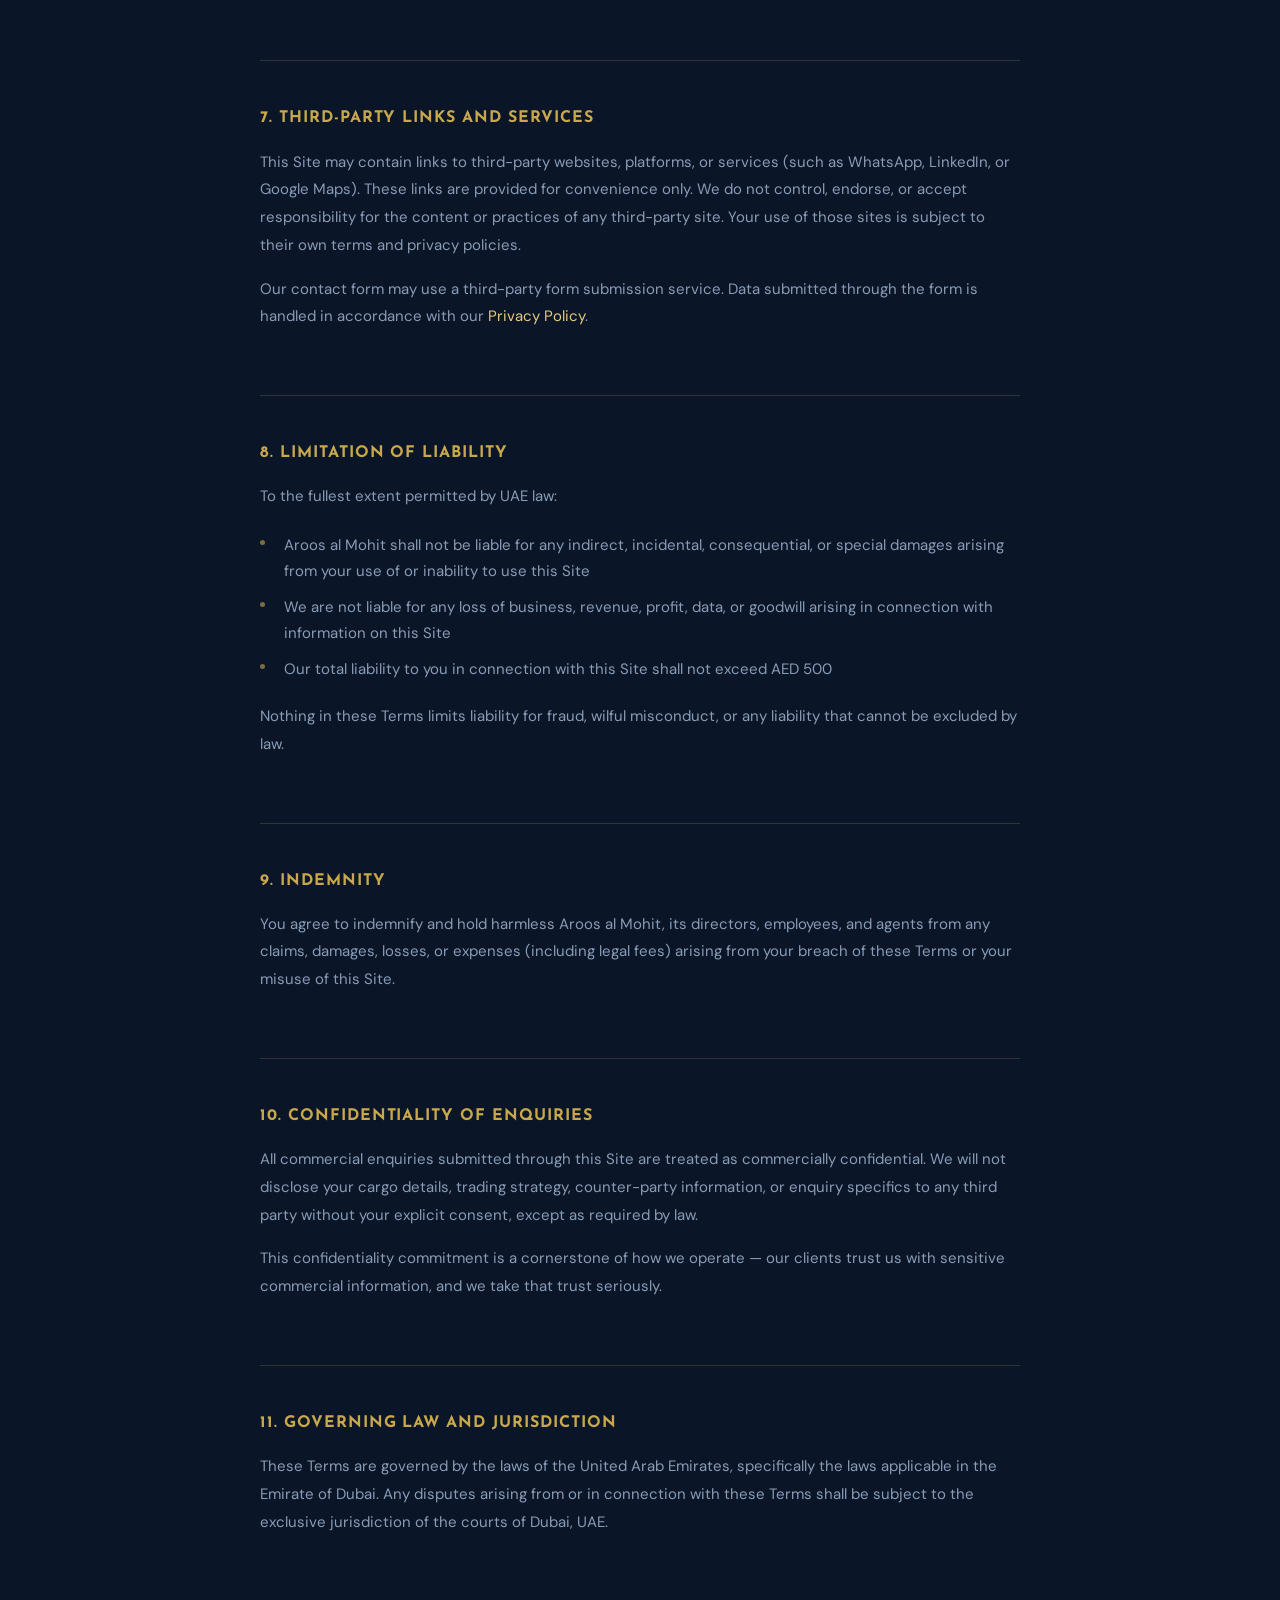
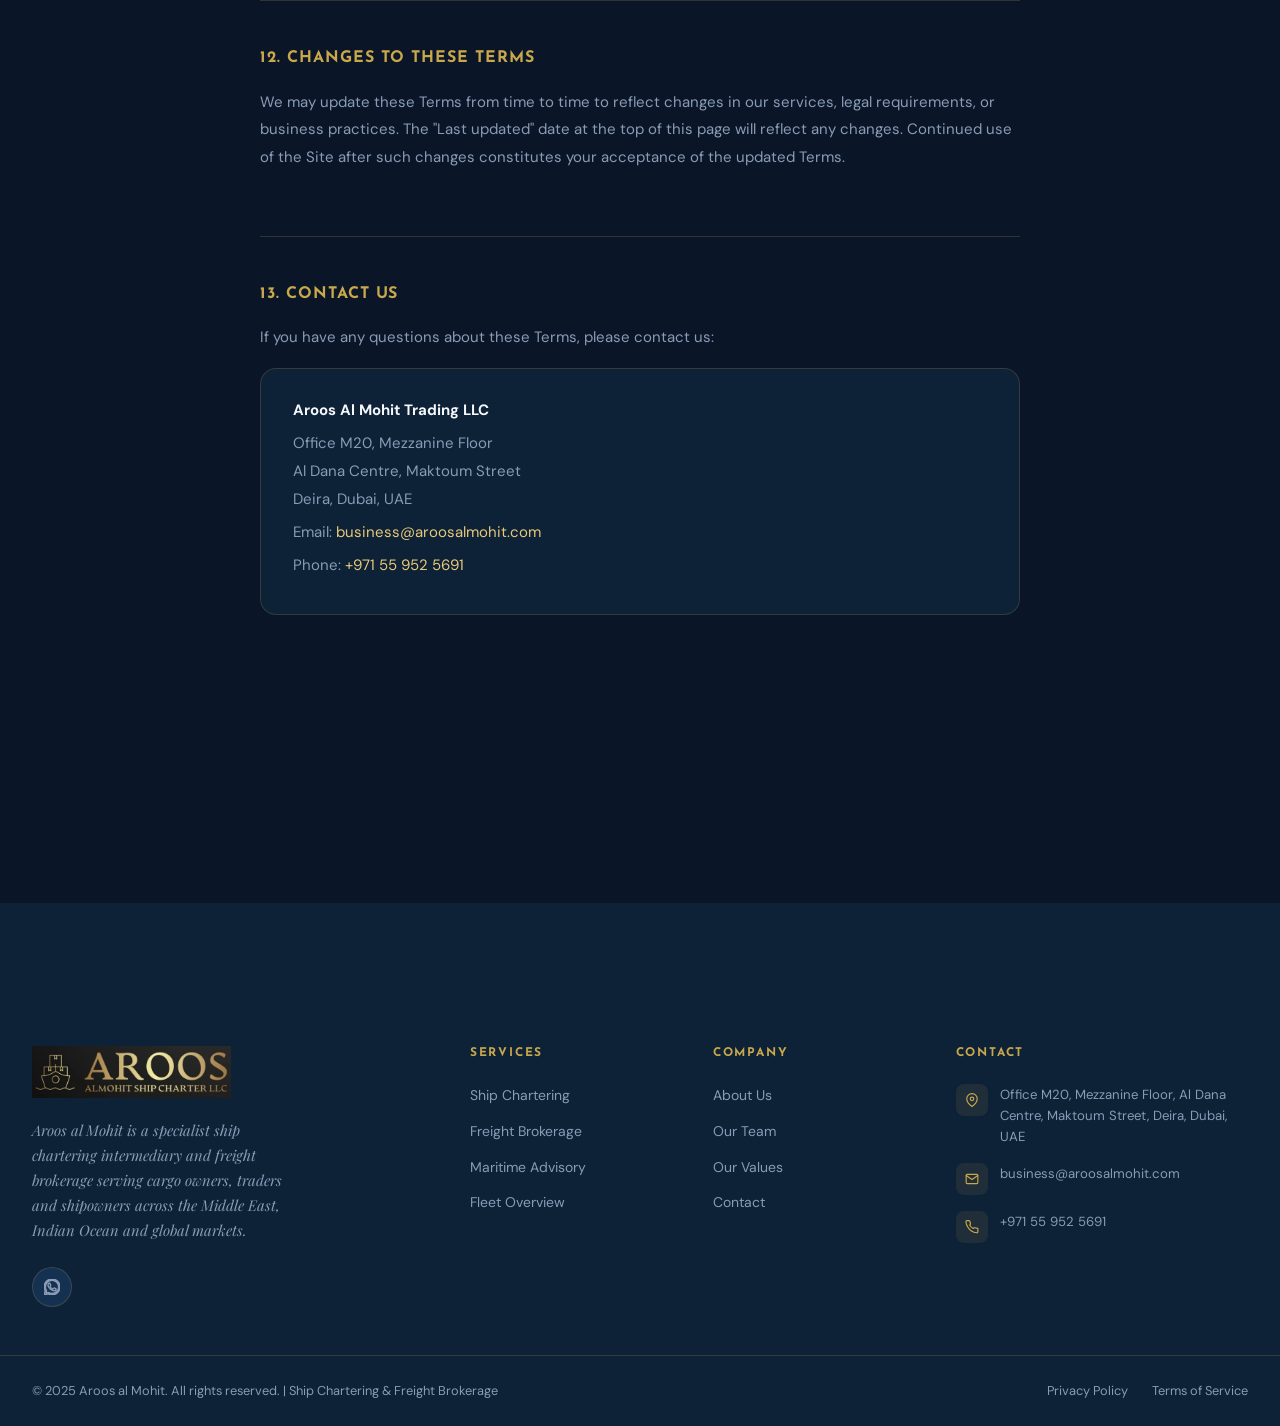
<file: terms.html>
<!DOCTYPE html>
<html lang="en">
<head>
  <meta charset="UTF-8">
  <meta name="viewport" content="width=device-width, initial-scale=1.0">
  <title>Terms of Service | Aroos al Mohit</title>
  <meta name="description" content="Terms of Service for Aroos Al Mohit Trading LLC — governing the use of our website and ship chartering and freight brokerage services.">
  <link rel="canonical" href="https://aroosalmohit.com/terms.html">

  <meta property="og:type"        content="website">
  <meta property="og:title"       content="Terms of Service | Aroos al Mohit">
  <meta property="og:description" content="Please read these terms carefully before using our website or engaging our services.">
  <meta property="og:url"         content="https://aroosalmohit.com/terms.html">

  <link rel="icon" type="image/svg+xml" href="./favicon.svg">

  <link rel="preconnect" href="https://fonts.googleapis.com">
  <link rel="preconnect" href="https://fonts.gstatic.com" crossorigin>
  <link href="https://fonts.googleapis.com/css2?family=Playfair+Display:ital,wght@0,400;0,700;0,900;1,400&family=Josefin+Sans:wght@300;400;600;700&family=DM+Sans:wght@300;400;500&family=JetBrains+Mono:wght@400;700&display=swap" rel="stylesheet">

  <link rel="stylesheet" href="https://unpkg.com/aos@2.3.1/dist/aos.css">
  <link rel="stylesheet" href="./assets/css/main.css">
  <link rel="stylesheet" href="./assets/css/animations.css">
  <link rel="stylesheet" href="./assets/css/responsive.css">

  <style>
    .legal-hero {
      background: var(--navy-dark);
      padding: 7rem 0 4rem;
      border-bottom: 1px solid var(--border);
    }
    .legal-hero__eyebrow {
      font-family: var(--font-heading);
      font-size: 0.7rem;
      font-weight: 700;
      letter-spacing: 0.18em;
      text-transform: uppercase;
      color: var(--gold);
      margin-bottom: 1rem;
      display: block;
    }
    .legal-hero__title {
      font-family: var(--font-display);
      font-size: clamp(2rem, 5vw, 3.5rem);
      font-weight: 700;
      color: var(--white);
      line-height: 1.15;
      margin-bottom: 1rem;
    }
    .legal-hero__sub {
      font-size: 1rem;
      color: var(--muted);
      max-width: 600px;
      line-height: 1.7;
      margin-bottom: 1.25rem;
    }
    .legal-hero__date {
      font-family: var(--font-mono);
      font-size: 0.75rem;
      color: var(--muted);
      opacity: 0.65;
    }
    .legal-body {
      max-width: 760px;
      margin: 0 auto;
      padding: 3.5rem 0 5rem;
    }
    .legal-section {
      margin-bottom: 3rem;
      padding-bottom: 3rem;
      border-bottom: 1px solid var(--border);
    }
    .legal-section:last-child {
      border-bottom: none;
    }
    .legal-section h2 {
      font-family: var(--font-heading);
      font-size: 1rem;
      font-weight: 700;
      letter-spacing: 0.06em;
      text-transform: uppercase;
      color: var(--gold);
      margin-bottom: 1.25rem;
    }
    .legal-section h3 {
      font-family: var(--font-heading);
      font-size: 0.85rem;
      font-weight: 700;
      letter-spacing: 0.05em;
      color: var(--white);
      margin: 1.25rem 0 0.5rem;
    }
    .legal-section p {
      font-size: 0.9375rem;
      color: var(--muted);
      line-height: 1.85;
      margin-bottom: 1rem;
    }
    .legal-section ul {
      list-style: none;
      padding: 0;
      margin: 0.5rem 0 1rem;
    }
    .legal-section ul li {
      font-size: 0.9375rem;
      color: var(--muted);
      line-height: 1.75;
      padding: 0.3rem 0 0.3rem 1.5rem;
      position: relative;
    }
    .legal-section ul li::before {
      content: '';
      position: absolute;
      left: 0;
      top: 0.8rem;
      width: 5px;
      height: 5px;
      border-radius: 50%;
      background: var(--gold);
      opacity: 0.6;
    }
    .legal-contact-box {
      background: var(--navy);
      border: 1px solid var(--border);
      border-radius: var(--radius-lg);
      padding: 1.75rem 2rem;
      margin-top: 1rem;
    }
    .legal-contact-box p {
      margin-bottom: 0.35rem;
    }
    .legal-contact-box a {
      color: var(--gold-light);
    }
    .legal-contact-box a:hover {
      color: var(--white);
    }
    .legal-toc {
      background: var(--navy);
      border: 1px solid var(--border);
      border-left: 3px solid var(--gold);
      border-radius: var(--radius);
      padding: 1.5rem 1.75rem;
      margin-bottom: 3rem;
    }
    .legal-toc__title {
      font-family: var(--font-heading);
      font-size: 0.7rem;
      font-weight: 700;
      letter-spacing: 0.12em;
      text-transform: uppercase;
      color: var(--gold);
      margin-bottom: 1rem;
    }
    .legal-toc ol {
      list-style: none;
      padding: 0;
      margin: 0;
      columns: 1;
    }
    @media (min-width: 560px) {
      .legal-toc ol { columns: 2; }
    }
    .legal-toc ol li {
      margin-bottom: 0.4rem;
      break-inside: avoid;
    }
    .legal-toc ol li a {
      font-size: 0.85rem;
      color: var(--muted);
      transition: color 0.2s;
    }
    .legal-toc ol li a:hover { color: var(--white); }
    .legal-toc ol li span {
      font-family: var(--font-mono);
      font-size: 0.75rem;
      color: var(--gold);
      margin-right: 0.5rem;
      opacity: 0.7;
    }
  </style>
</head>
<body>

<div class="scroll-progress" aria-hidden="true"></div>

<!-- NAV -->
<nav class="nav scrolled" role="navigation" aria-label="Main navigation">
  <div class="container">
    <div class="nav__inner">
      <a href="./index.html" class="nav__logo" aria-label="Aroos Al Mohit — Home">
        <img src="./assets/images/logo.png" alt="Aroos Al Mohit Ship Charter LLC" height="52">
      </a>
      <ul class="nav__links" role="list">
        <li><a href="./index.html"  class="nav__link">Home</a></li>
        <li><a href="./about.html"  class="nav__link">About</a></li>
        <li class="nav__dropdown">
          <button class="nav__link nav__dropdown-toggle" aria-haspopup="true">
            Services
            <svg width="12" height="12" viewBox="0 0 24 24" fill="none" stroke="currentColor" stroke-width="2.5" aria-hidden="true"><polyline points="6 9 12 15 18 9"/></svg>
          </button>
          <ul class="nav__dropdown-menu" role="list">
            <li><a href="./services/chartering.html"        class="nav__dropdown-item">Ship Chartering</a></li>
            <li><a href="./services/freight-brokerage.html" class="nav__dropdown-item">Freight Brokerage</a></li>
            <li><a href="./services/advisory.html"          class="nav__dropdown-item">Maritime Advisory</a></li>
          </ul>
        </li>
        <li><a href="./fleet.html"   class="nav__link">Fleet</a></li>
        <li><a href="./contact.html" class="nav__link">Contact</a></li>
      </ul>
      <a href="./contact.html" class="btn btn-primary btn-sm nav__cta">Request a Quote</a>
      <button type="button" class="nav__hamburger" aria-label="Toggle navigation" aria-expanded="false"><span></span><span></span><span></span></button>
    </div>
  </div>
</nav>

<div class="nav__mobile" role="dialog" aria-label="Mobile navigation">
  <a href="./index.html"  class="nav__mobile-link">Home</a>
  <a href="./about.html"  class="nav__mobile-link">About</a>
  <a href="./services/chartering.html"        class="nav__mobile-sub">Ship Chartering</a>
  <a href="./services/freight-brokerage.html" class="nav__mobile-sub">Freight Brokerage</a>
  <a href="./services/advisory.html"          class="nav__mobile-sub">Maritime Advisory</a>
  <a href="./fleet.html"   class="nav__mobile-link">Fleet</a>
  <a href="./contact.html" class="nav__mobile-link">Contact</a>
  <a href="./contact.html" class="btn btn-primary nav__mobile-cta">Request a Quote</a>
</div>

<!-- HERO -->
<section class="legal-hero" aria-label="Terms of Service">
  <div class="container">
    <nav class="breadcrumb" aria-label="Breadcrumb" style="margin-bottom:1.5rem;">
      <a href="./index.html">Home</a>
      <span class="breadcrumb__sep" aria-hidden="true">›</span>
      <span class="breadcrumb__current">Terms of Service</span>
    </nav>
    <span class="legal-hero__eyebrow" data-aos="fade-up">Legal</span>
    <h1 class="legal-hero__title" data-aos="fade-up" data-aos-delay="100">Terms of Service</h1>
    <p class="legal-hero__sub" data-aos="fade-up" data-aos-delay="200">Please read these terms carefully before using our website or engaging our services.</p>
    <p class="legal-hero__date" data-aos="fade-up" data-aos-delay="300">Last updated: 1 January 2025</p>
  </div>
</section>

<!-- CONTENT -->
<section class="section section--dark" aria-label="Terms of Service Content">
  <div class="container">
    <div class="legal-body">

      <!-- Table of Contents -->
      <div class="legal-toc" data-aos="fade-up">
        <p class="legal-toc__title">Contents</p>
        <ol>
          <li><span>01</span><a href="#s1">Introduction</a></li>
          <li><span>02</span><a href="#s2">About Our Services</a></li>
          <li><span>03</span><a href="#s3">Use of This Website</a></li>
          <li><span>04</span><a href="#s4">Enquiries &amp; Communications</a></li>
          <li><span>05</span><a href="#s5">Information Accuracy</a></li>
          <li><span>06</span><a href="#s6">Intellectual Property</a></li>
          <li><span>07</span><a href="#s7">Third-Party Links</a></li>
          <li><span>08</span><a href="#s8">Limitation of Liability</a></li>
          <li><span>09</span><a href="#s9">Indemnity</a></li>
          <li><span>10</span><a href="#s10">Confidentiality</a></li>
          <li><span>11</span><a href="#s11">Governing Law</a></li>
          <li><span>12</span><a href="#s12">Changes to These Terms</a></li>
          <li><span>13</span><a href="#s13">Contact Us</a></li>
        </ol>
      </div>

      <div class="legal-section" id="s1" data-aos="fade-up">
        <h2>1. Introduction</h2>
        <p>These Terms of Service ("Terms") govern your use of the website at aroosalmohit.com (the "Site") and any services provided by Aroos Al Mohit Trading LLC ("Aroos al Mohit", "we", "us" or "our"), a company registered in the United Arab Emirates.</p>
        <p>By accessing this Site or contacting us to enquire about or engage our services, you agree to be bound by these Terms. If you do not agree, please do not use this Site or our services.</p>
      </div>

      <div class="legal-section" id="s2" data-aos="fade-up">
        <h2>2. About Our Services</h2>
        <p>Aroos al Mohit operates as a ship chartering intermediary and freight brokerage. We act as an agent or broker facilitating commercial arrangements between cargo owners, traders, and shipowners. We are not a shipowner, carrier, freight forwarder, or logistics provider, and we do not take physical custody of cargo at any time.</p>
        <p>Our services include:</p>
        <ul>
          <li>Ship chartering intermediary services (voyage charter, time charter, bareboat charter, COA)</li>
          <li>Freight brokerage and rate negotiation</li>
          <li>Maritime advisory and consultancy</li>
        </ul>
        <p>All services are subject to separate commercial agreements, letters of engagement, or fixture recaps entered into between us and our clients. These Terms govern use of the Site and initial enquiry communications only; they do not constitute or replace any formal service agreement.</p>
      </div>

      <div class="legal-section" id="s3" data-aos="fade-up">
        <h2>3. Use of This Website</h2>
        <h3>3.1 Permitted Use</h3>
        <p>You may use this Site for lawful purposes only — to learn about our services, contact us with a business enquiry, or access information about the maritime industry.</p>
        <h3>3.2 Prohibited Use</h3>
        <p>You must not:</p>
        <ul>
          <li>Use this Site in any way that violates applicable laws or regulations in the UAE or your jurisdiction</li>
          <li>Transmit unsolicited commercial communications (spam)</li>
          <li>Attempt to gain unauthorised access to any part of the Site or its underlying systems</li>
          <li>Use automated tools to scrape, crawl, or extract data from the Site without our written consent</li>
          <li>Upload or transmit any malicious code, viruses, or harmful content</li>
          <li>Reproduce, distribute, or republish content from this Site without prior written permission</li>
        </ul>
      </div>

      <div class="legal-section" id="s4" data-aos="fade-up">
        <h2>4. Enquiries and Pre-Contractual Communications</h2>
        <p>Any information you submit through our enquiry form or via email or WhatsApp is treated as a business enquiry only. Submitting an enquiry does not create a binding contract, guarantee availability of vessels, or commit Aroos al Mohit to any freight rate or charter terms.</p>
        <p>Firm commitments arise only upon execution of a formal fixture recap, charter party, or written service agreement signed by authorised representatives of both parties.</p>
      </div>

      <div class="legal-section" id="s5" data-aos="fade-up">
        <h2>5. Information Accuracy</h2>
        <p>We take reasonable care to ensure the information on this Site is accurate and up to date. However, the maritime industry is dynamic, and market conditions, vessel availability, and freight rates change constantly. Nothing on this Site should be relied upon as current market data or professional advice without independent verification.</p>
        <p>We make no warranties, express or implied, regarding the completeness, accuracy, or fitness for purpose of any information on this Site.</p>
      </div>

      <div class="legal-section" id="s6" data-aos="fade-up">
        <h2>6. Intellectual Property</h2>
        <p>All content on this Site — including text, graphics, logos, images, the Aroos al Mohit name and brand identity — is the property of Aroos Al Mohit Trading LLC or its licensors and is protected by applicable intellectual property laws.</p>
        <p>You may not copy, reproduce, modify, distribute, or use any content from this Site for commercial purposes without our express written consent. Brief quotations for non-commercial, informational purposes are permitted provided they are attributed to Aroos al Mohit.</p>
      </div>

      <div class="legal-section" id="s7" data-aos="fade-up">
        <h2>7. Third-Party Links and Services</h2>
        <p>This Site may contain links to third-party websites, platforms, or services (such as WhatsApp, LinkedIn, or Google Maps). These links are provided for convenience only. We do not control, endorse, or accept responsibility for the content or practices of any third-party site. Your use of those sites is subject to their own terms and privacy policies.</p>
        <p>Our contact form may use a third-party form submission service. Data submitted through the form is handled in accordance with our <a href="./privacy.html" style="color:var(--gold-light);">Privacy Policy</a>.</p>
      </div>

      <div class="legal-section" id="s8" data-aos="fade-up">
        <h2>8. Limitation of Liability</h2>
        <p>To the fullest extent permitted by UAE law:</p>
        <ul>
          <li>Aroos al Mohit shall not be liable for any indirect, incidental, consequential, or special damages arising from your use of or inability to use this Site</li>
          <li>We are not liable for any loss of business, revenue, profit, data, or goodwill arising in connection with information on this Site</li>
          <li>Our total liability to you in connection with this Site shall not exceed AED 500</li>
        </ul>
        <p>Nothing in these Terms limits liability for fraud, wilful misconduct, or any liability that cannot be excluded by law.</p>
      </div>

      <div class="legal-section" id="s9" data-aos="fade-up">
        <h2>9. Indemnity</h2>
        <p>You agree to indemnify and hold harmless Aroos al Mohit, its directors, employees, and agents from any claims, damages, losses, or expenses (including legal fees) arising from your breach of these Terms or your misuse of this Site.</p>
      </div>

      <div class="legal-section" id="s10" data-aos="fade-up">
        <h2>10. Confidentiality of Enquiries</h2>
        <p>All commercial enquiries submitted through this Site are treated as commercially confidential. We will not disclose your cargo details, trading strategy, counter-party information, or enquiry specifics to any third party without your explicit consent, except as required by law.</p>
        <p>This confidentiality commitment is a cornerstone of how we operate — our clients trust us with sensitive commercial information, and we take that trust seriously.</p>
      </div>

      <div class="legal-section" id="s11" data-aos="fade-up">
        <h2>11. Governing Law and Jurisdiction</h2>
        <p>These Terms are governed by the laws of the United Arab Emirates, specifically the laws applicable in the Emirate of Dubai. Any disputes arising from or in connection with these Terms shall be subject to the exclusive jurisdiction of the courts of Dubai, UAE.</p>
      </div>

      <div class="legal-section" id="s12" data-aos="fade-up">
        <h2>12. Changes to These Terms</h2>
        <p>We may update these Terms from time to time to reflect changes in our services, legal requirements, or business practices. The "Last updated" date at the top of this page will reflect any changes. Continued use of the Site after such changes constitutes your acceptance of the updated Terms.</p>
      </div>

      <div class="legal-section" id="s13" data-aos="fade-up">
        <h2>13. Contact Us</h2>
        <p>If you have any questions about these Terms, please contact us:</p>
        <div class="legal-contact-box">
          <p><strong style="color:var(--white);">Aroos Al Mohit Trading LLC</strong></p>
          <p>Office M20, Mezzanine Floor<br>Al Dana Centre, Maktoum Street<br>Deira, Dubai, UAE</p>
          <p>Email: <a href="mailto:business@aroosalmohit.com">business@aroosalmohit.com</a></p>
          <p>Phone: <a href="tel:+971559525691">+971 55 952 5691</a></p>
        </div>
      </div>

    </div>
  </div>
</section>

<!-- FOOTER -->
<footer class="footer" role="contentinfo">
  <div class="footer__wave wave-container" aria-hidden="true">
    <svg class="wave-svg" viewBox="0 0 1440 80" preserveAspectRatio="none" xmlns="http://www.w3.org/2000/svg">
      <path d="M0,40 C180,80 360,0 540,40 C720,80 900,0 1080,40 C1260,80 1380,20 1440,40 L1440,80 L0,80 Z" fill="#0D2137"/>
    </svg>
  </div>
  <div class="footer__main">
    <div class="container">
      <div class="footer__grid">
        <div class="footer__brand">
          <div class="footer__logo"><img src="./assets/images/logo.png" alt="Aroos Al Mohit" height="52"></div>
          <p class="footer__tagline">Aroos al Mohit is a specialist ship chartering intermediary and freight brokerage serving cargo owners, traders and shipowners across the Middle East, Indian Ocean and global markets.</p>
          <div class="footer__socials">
            <a href="https://wa.me/971559525691" target="_blank" rel="noopener noreferrer" class="social-link" aria-label="WhatsApp">
              <svg viewBox="0 0 24 24" fill="currentColor" stroke="none" aria-hidden="true"><path d="M17.472 14.382c-.297-.149-1.758-.867-2.03-.967-.273-.099-.471-.148-.67.15-.197.297-.767.966-.94 1.164-.173.199-.347.223-.644.075-.297-.15-1.255-.463-2.39-1.475-.883-.788-1.48-1.761-1.653-2.059-.173-.297-.018-.458.13-.606.134-.133.298-.347.446-.52.149-.174.198-.298.298-.497.099-.198.05-.371-.025-.52-.075-.149-.669-1.612-.916-2.207-.242-.579-.487-.5-.669-.51-.173-.008-.371-.01-.57-.01-.198 0-.52.074-.792.372-.272.297-1.04 1.016-1.04 2.479 0 1.462 1.065 2.875 1.213 3.074.149.198 2.096 3.2 5.077 4.487.709.306 1.262.489 1.694.625.712.227 1.36.195 1.871.118.571-.085 1.758-.719 2.006-1.413.248-.694.248-1.289.173-1.413-.074-.124-.272-.198-.57-.347m-5.421 7.403h-.004a9.87 9.87 0 01-5.031-1.378l-.361-.214-3.741.982.998-3.648-.235-.374a9.86 9.86 0 01-1.51-5.26c.001-5.45 4.436-9.884 9.888-9.884 2.64 0 5.122 1.03 6.988 2.898a9.825 9.825 0 012.893 6.994c-.003 5.45-4.437 9.884-9.885 9.884m8.413-18.297A11.815 11.815 0 0012.05 0C5.495 0 .16 5.335.157 11.892c0 2.096.547 4.142 1.588 5.945L.057 24l6.305-1.654a11.882 11.882 0 005.683 1.448h.005c6.554 0 11.89-5.335 11.893-11.893a11.821 11.821 0 00-3.48-8.413Z"/></svg>
            </a>
          </div>
        </div>
        <div>
          <h3 class="footer__heading">Services</h3>
          <ul class="footer__links">
            <li><a href="./services/chartering.html"        class="footer__link">Ship Chartering</a></li>
            <li><a href="./services/freight-brokerage.html" class="footer__link">Freight Brokerage</a></li>
            <li><a href="./services/advisory.html"          class="footer__link">Maritime Advisory</a></li>
            <li><a href="./fleet.html"                      class="footer__link">Fleet Overview</a></li>
          </ul>
        </div>
        <div>
          <h3 class="footer__heading">Company</h3>
          <ul class="footer__links">
            <li><a href="./about.html"        class="footer__link">About Us</a></li>
            <li><a href="./about.html#team"   class="footer__link">Our Team</a></li>
            <li><a href="./about.html#values" class="footer__link">Our Values</a></li>
            <li><a href="./contact.html"      class="footer__link">Contact</a></li>
          </ul>
        </div>
        <div>
          <h3 class="footer__heading">Contact</h3>
          <div class="footer__contact-items">
            <div class="footer__contact-item">
              <div class="footer__contact-icon"><svg viewBox="0 0 24 24" aria-hidden="true"><path d="M21 10c0 7-9 13-9 13s-9-6-9-13a9 9 0 0 1 18 0z"/><circle cx="12" cy="10" r="3"/></svg></div>
              <p class="footer__contact-text">Office M20, Mezzanine Floor, Al Dana Centre, Maktoum Street, Deira, Dubai, UAE</p>
            </div>
            <div class="footer__contact-item">
              <div class="footer__contact-icon"><svg viewBox="0 0 24 24" aria-hidden="true"><path d="M4 4h16c1.1 0 2 .9 2 2v12c0 1.1-.9 2-2 2H4c-1.1 0-2-.9-2-2V6c0-1.1.9-2 2-2z"/><polyline points="22,6 12,13 2,6"/></svg></div>
              <p class="footer__contact-text"><a href="mailto:business@aroosalmohit.com">business@aroosalmohit.com</a></p>
            </div>
            <div class="footer__contact-item">
              <div class="footer__contact-icon"><svg viewBox="0 0 24 24" aria-hidden="true"><path d="M22 16.92v3a2 2 0 0 1-2.18 2 19.79 19.79 0 0 1-8.63-3.07A19.5 19.5 0 0 1 4.69 12 19.79 19.79 0 0 1 1.61 3.38 2 2 0 0 1 3.58 1h3a2 2 0 0 1 2 1.72c.127.96.361 1.903.7 2.81a2 2 0 0 1-.45 2.11L7.91 8.52a16 16 0 0 0 6.07 6.07l.98-.88a2 2 0 0 1 2.11-.45c.907.339 1.85.573 2.81.7A2 2 0 0 1 22 16.92z"/></svg></div>
              <p class="footer__contact-text"><a href="tel:+971559525691">+971 55 952 5691</a></p>
            </div>
          </div>
        </div>
      </div>
    </div>
  </div>
  <div class="container">
    <div class="footer__bottom">
      <p class="footer__copy">© 2025 Aroos al Mohit. All rights reserved. | Ship Chartering &amp; Freight Brokerage</p>
      <div class="footer__bottom-links">
        <a href="./privacy.html" class="footer__bottom-link">Privacy Policy</a>
        <a href="./terms.html"   class="footer__bottom-link active">Terms of Service</a>
      </div>
    </div>
  </div>
</footer>

<a href="https://wa.me/971559525691" target="_blank" rel="noopener noreferrer" class="whatsapp-float" aria-label="Chat on WhatsApp">
  <svg viewBox="0 0 24 24" aria-hidden="true"><path d="M17.472 14.382c-.297-.149-1.758-.867-2.03-.967-.273-.099-.471-.148-.67.15-.197.297-.767.966-.94 1.164-.173.199-.347.223-.644.075-.297-.15-1.255-.463-2.39-1.475-.883-.788-1.48-1.761-1.653-2.059-.173-.297-.018-.458.13-.606.134-.133.298-.347.446-.52.149-.174.198-.298.298-.497.099-.198.05-.371-.025-.52-.075-.149-.669-1.612-.916-2.207-.242-.579-.487-.5-.669-.51-.173-.008-.371-.01-.57-.01-.198 0-.52.074-.792.372-.272.297-1.04 1.016-1.04 2.479 0 1.462 1.065 2.875 1.213 3.074.149.198 2.096 3.2 5.077 4.487.709.306 1.262.489 1.694.625.712.227 1.36.195 1.871.118.571-.085 1.758-.719 2.006-1.413.248-.694.248-1.289.173-1.413-.074-.124-.272-.198-.57-.347m-5.421 7.403h-.004a9.87 9.87 0 01-5.031-1.378l-.361-.214-3.741.982.998-3.648-.235-.374a9.86 9.86 0 01-1.51-5.26c.001-5.45 4.436-9.884 9.888-9.884 2.64 0 5.122 1.03 6.988 2.898a9.825 9.825 0 012.893 6.994c-.003 5.45-4.437 9.884-9.885 9.884m8.413-18.297A11.815 11.815 0 0012.05 0C5.495 0 .16 5.335.157 11.892c0 2.096.547 4.142 1.588 5.945L.057 24l6.305-1.654a11.882 11.882 0 005.683 1.448h.005c6.554 0 11.89-5.335 11.893-11.893a11.821 11.821 0 00-3.48-8.413Z"/></svg>
</a>

<script src="https://unpkg.com/aos@2.3.1/dist/aos.js"></script>
<script src="./assets/js/main.js"></script>
</body>
</html>
</file>
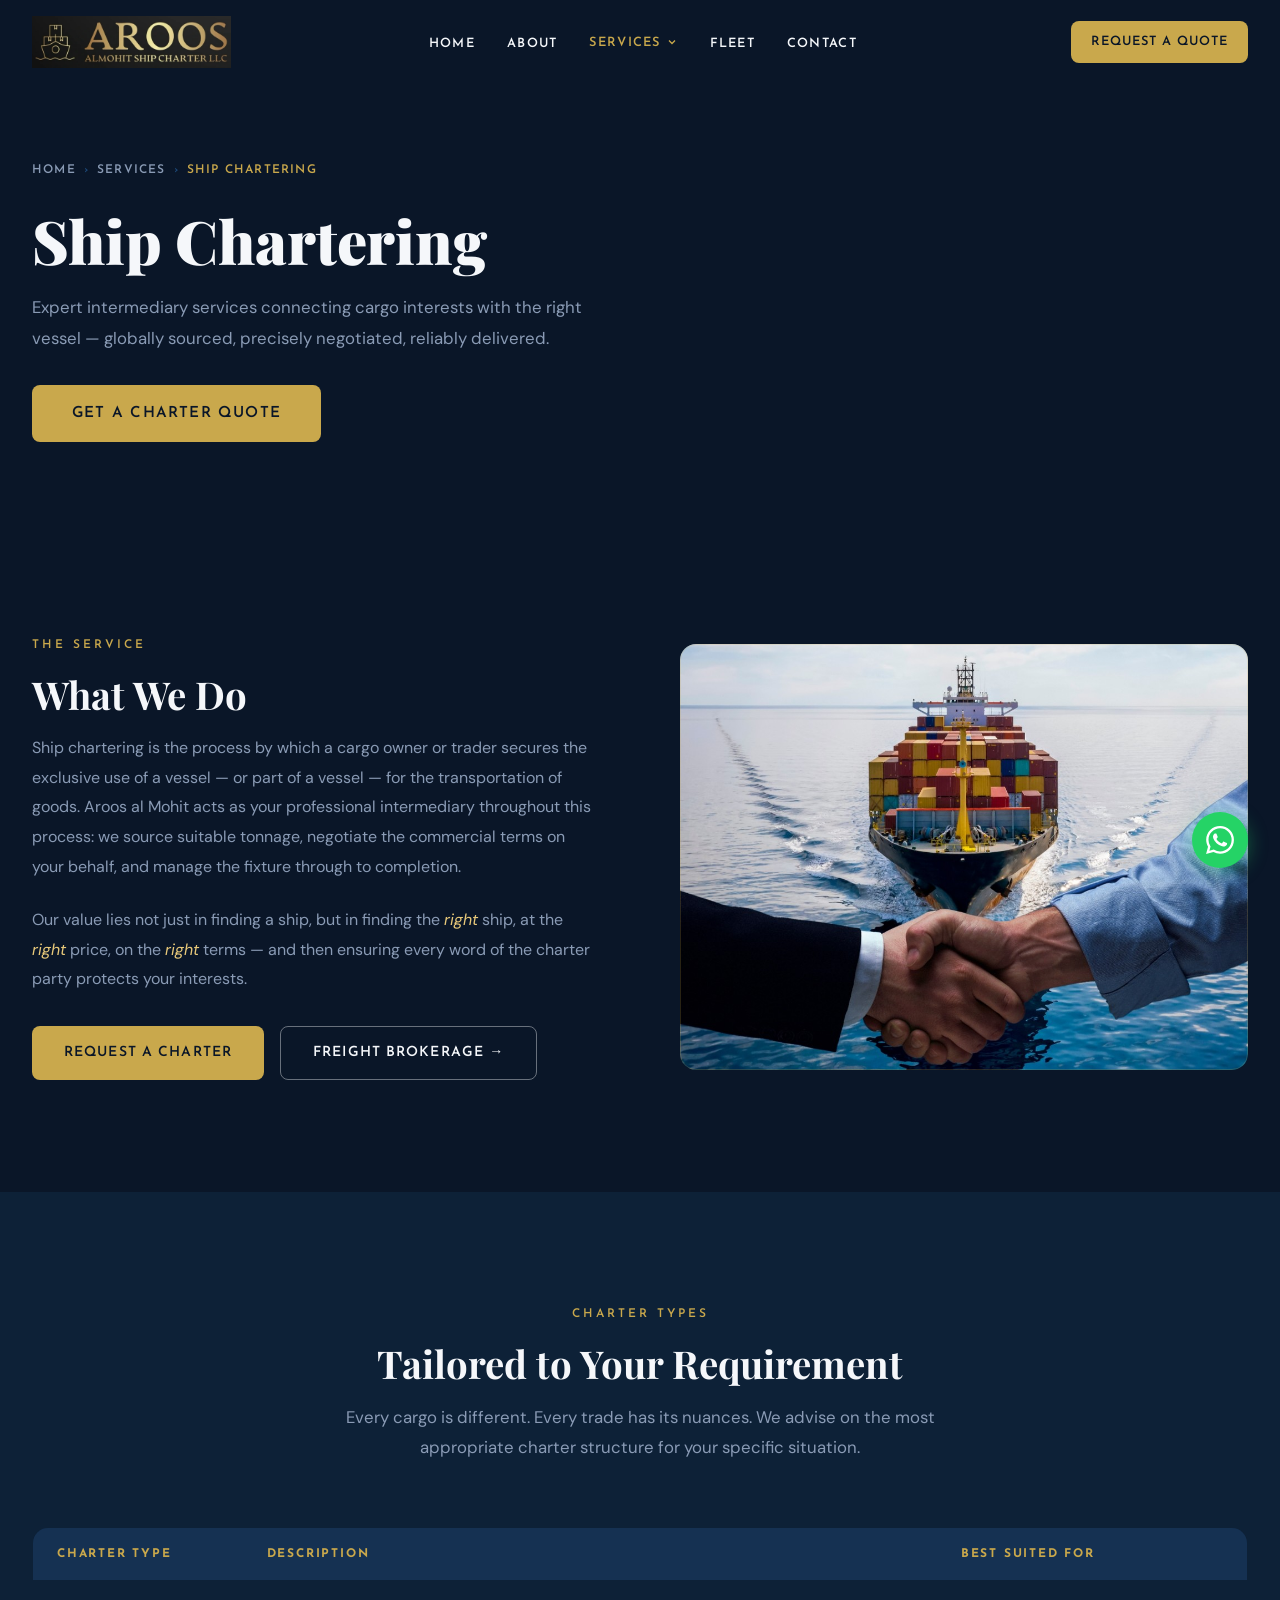
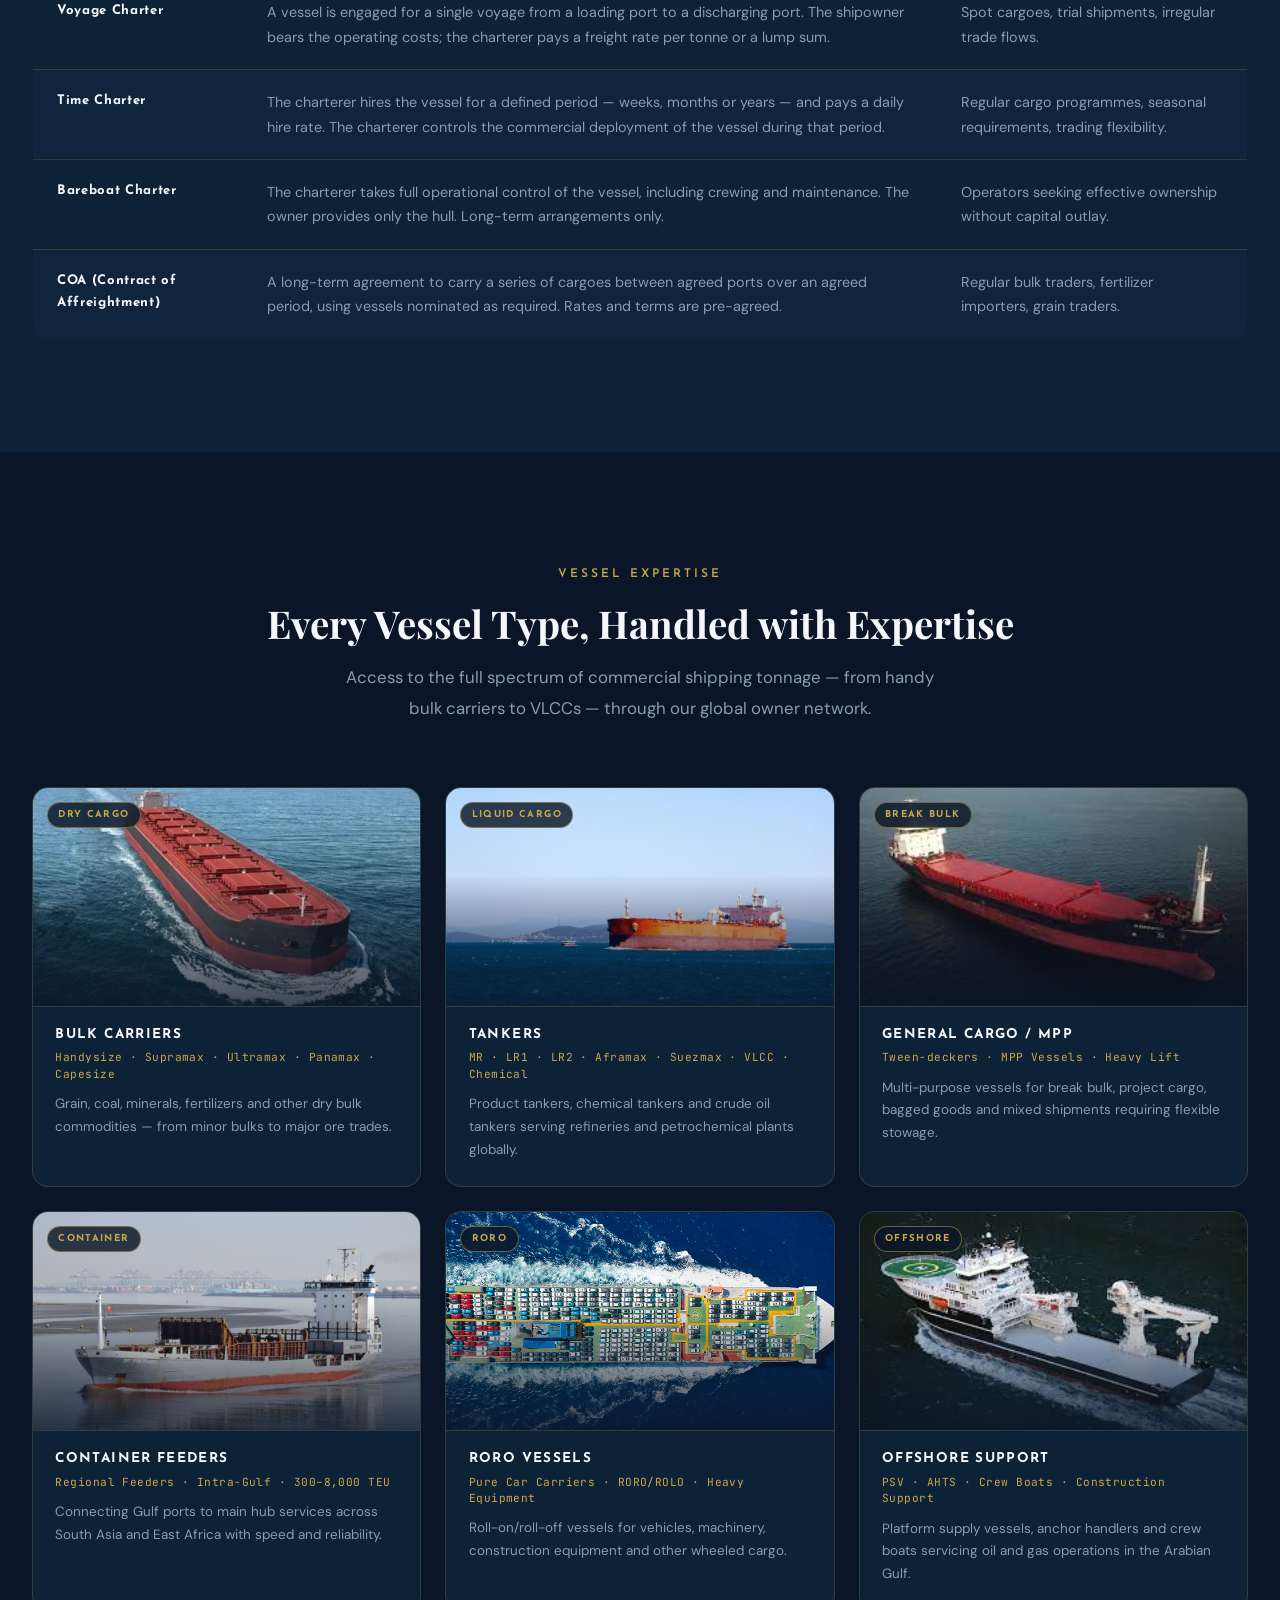
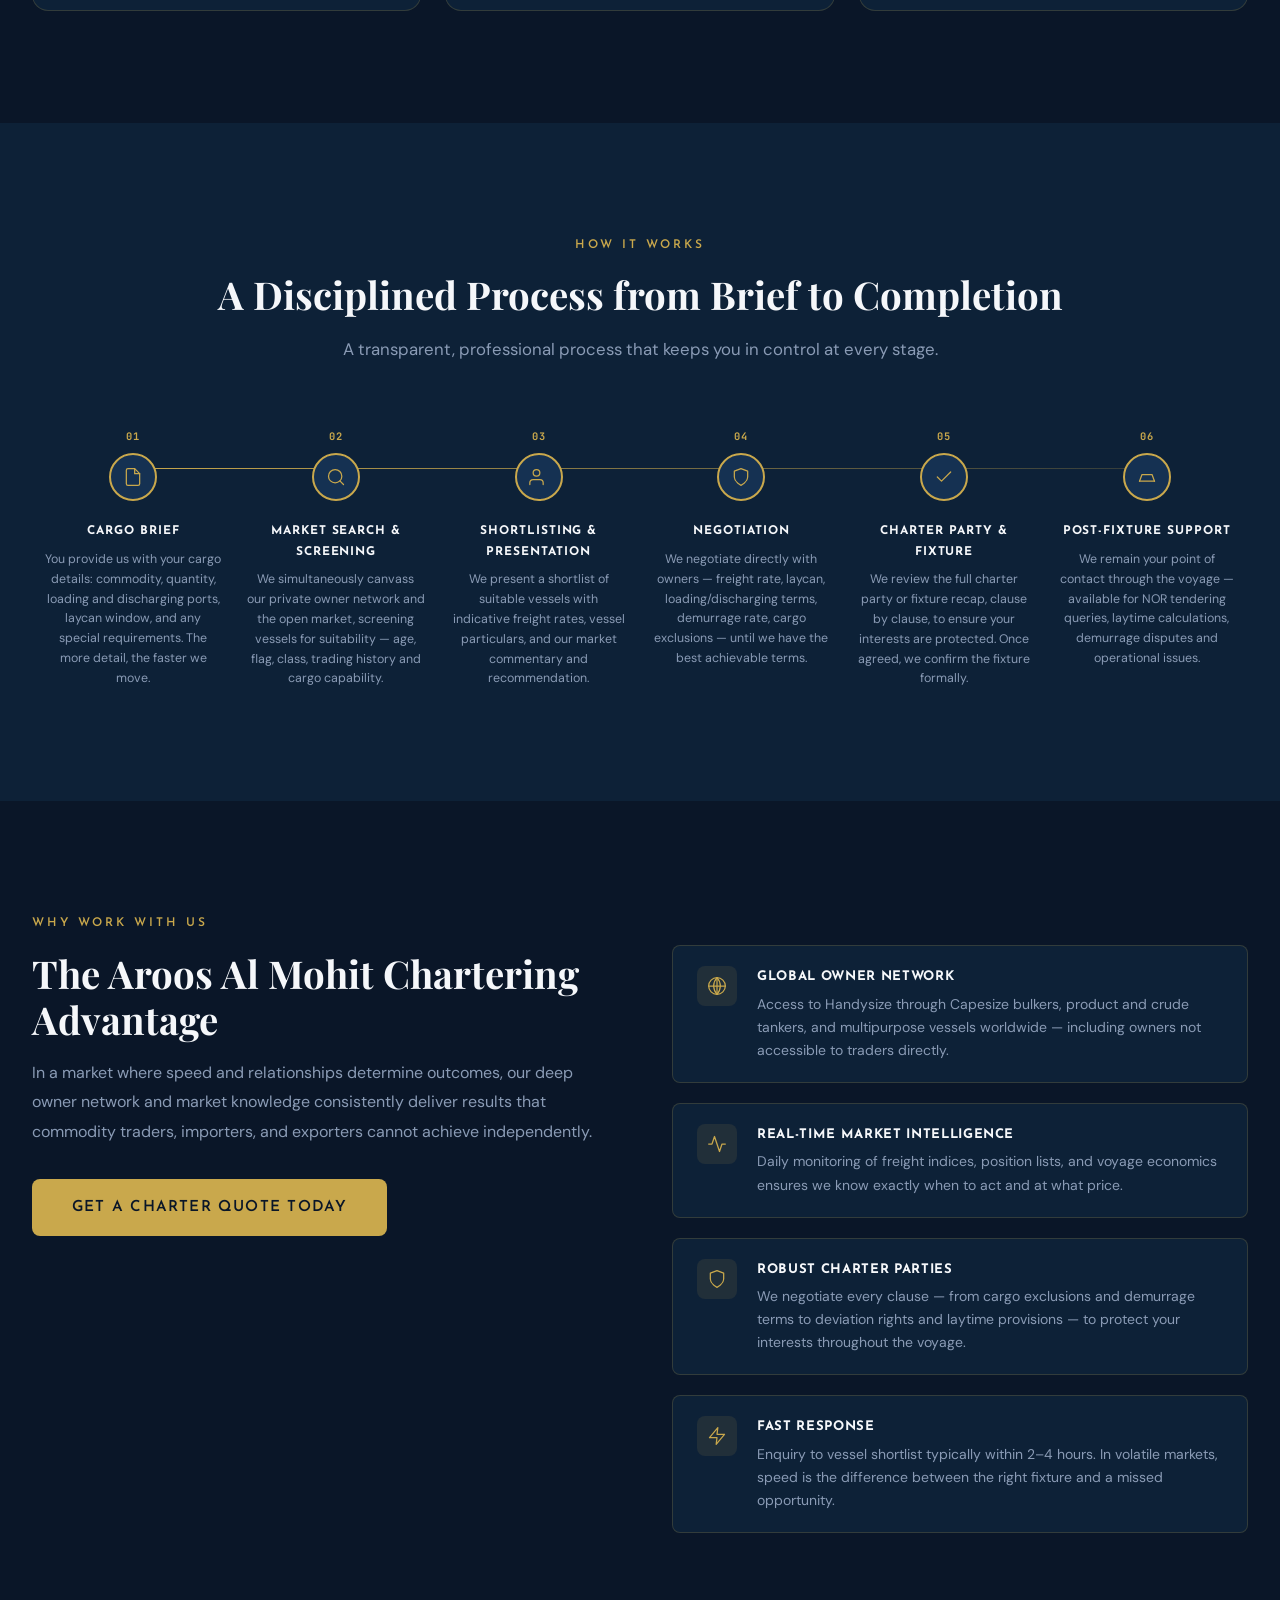
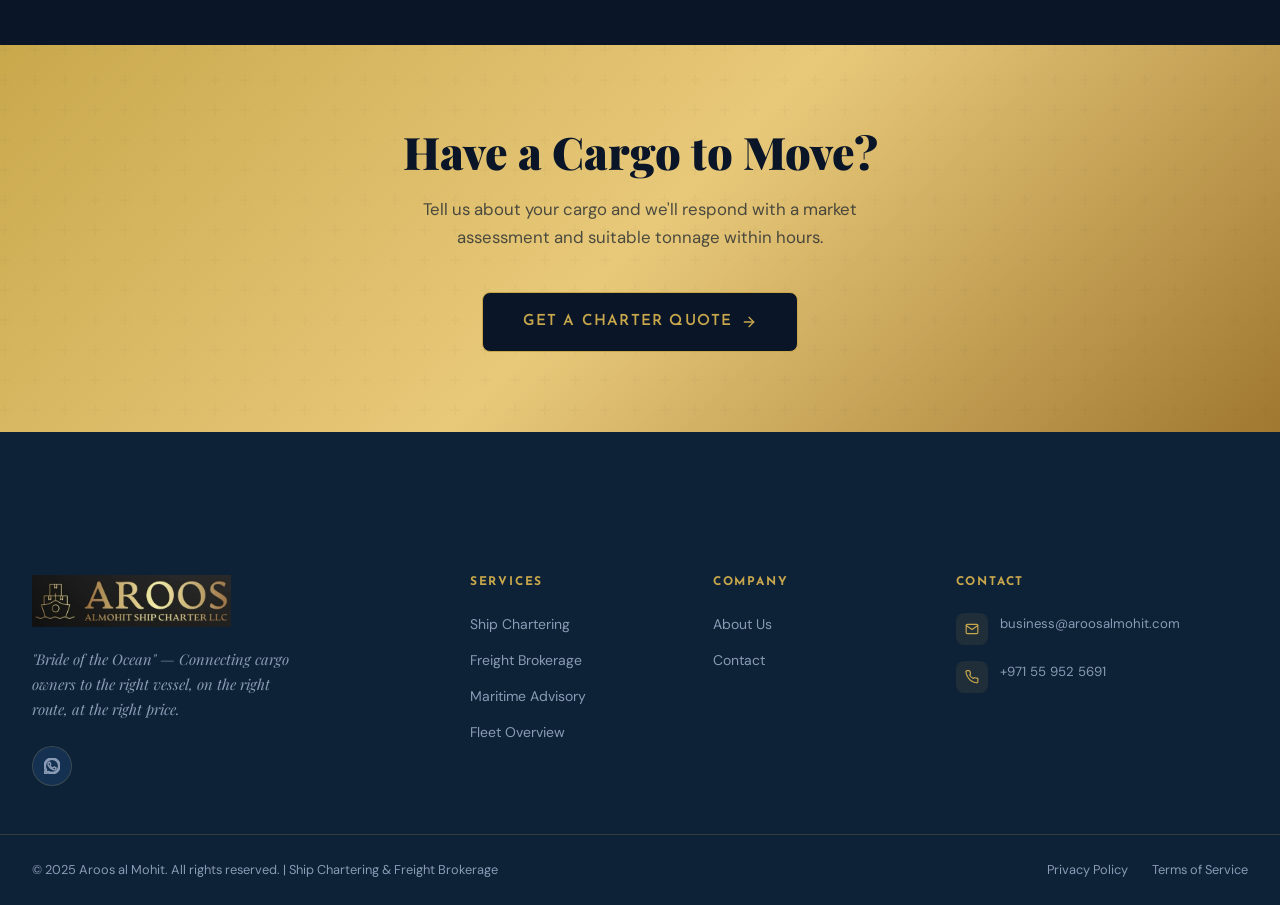
<file: services/chartering.html>
<!DOCTYPE html>
<html lang="en">
<head>
  <meta charset="UTF-8">
  <meta name="viewport" content="width=device-width, initial-scale=1.0">
  <title>Ship Chartering Services | Aroos al Mohit</title>
  <meta name="description" content="Expert voyage charter, time charter and COA brokerage across bulk, tanker and general cargo markets. Arabian Gulf and global coverage. Contact us today.">
  <link rel="canonical" href="https://aroosalmohit.com/services/chartering.html">

  <meta property="og:type"        content="website">
  <meta property="og:title"       content="Ship Chartering Services — Aroos Al Mohit">
  <meta property="og:description" content="Professional ship chartering intermediary services across the Middle East and Indian Ocean trade lanes.">
  <meta property="og:image"       content="https://images.unsplash.com/photo-1611273426858-450d8e3c9fce?w=1200&q=80">
  <meta property="og:url"         content="https://aroosalmohit.com/services/chartering.html">

  <link rel="icon" type="image/svg+xml" href="../favicon.svg">

  <link rel="preconnect" href="https://fonts.googleapis.com">
  <link rel="preconnect" href="https://fonts.gstatic.com" crossorigin>
  <link href="https://fonts.googleapis.com/css2?family=Playfair+Display:ital,wght@0,400;0,700;0,900;1,400&family=Josefin+Sans:wght@300;400;600;700&family=DM+Sans:wght@300;400;500&family=JetBrains+Mono:wght@400;700&display=swap" rel="stylesheet">

  <link rel="stylesheet" href="https://unpkg.com/aos@2.3.1/dist/aos.css">
  <link rel="stylesheet" href="../assets/css/main.css">
  <link rel="stylesheet" href="../assets/css/animations.css">
  <link rel="stylesheet" href="../assets/css/responsive.css">

  <style>
    /* ── Vessel Photo Grid ─────────────────────────────────── */
    .vessel-photo-grid {
      display: grid;
      grid-template-columns: 1fr;
      gap: 1.25rem;
      margin-top: 2.5rem;
    }
    @media (min-width: 540px) {
      .vessel-photo-grid { grid-template-columns: 1fr 1fr; gap: 1.25rem; }
    }
    @media (min-width: 1024px) {
      .vessel-photo-grid { grid-template-columns: repeat(3, 1fr); gap: 1.5rem; }
    }

    .vcard {
      position: relative;
      background: var(--navy);
      border: 1px solid var(--border);
      border-radius: var(--radius-lg);
      overflow: hidden;
      display: flex;
      flex-direction: column;
      transition: border-color 0.35s ease, transform 0.35s ease, box-shadow 0.35s ease;
    }
    .vcard:hover {
      border-color: var(--gold);
      transform: translateY(-5px);
      box-shadow: 0 20px 50px rgba(0,0,0,0.4), 0 0 0 1px rgba(201,168,76,0.15);
    }

    .vcard__image-wrap {
      position: relative;
      aspect-ratio: 16 / 9;
      overflow: hidden;
      flex-shrink: 0;
    }
    .vcard__image {
      width: 100%;
      height: 100%;
      object-fit: cover;
      object-position: center;
      display: block;
      transition: transform 0.6s cubic-bezier(0.25, 0.46, 0.45, 0.94);
    }
    .vcard:hover .vcard__image { transform: scale(1.06); }

    .vcard__overlay {
      position: absolute;
      inset: 0;
      background: linear-gradient(
        to bottom,
        rgba(10,22,40,0)    40%,
        rgba(10,22,40,0.5)  75%,
        rgba(10,22,40,0.8)  100%
      );
    }

    .vcard__badge {
      position: absolute;
      top: 0.875rem;
      left: 0.875rem;
      background: rgba(10,22,40,0.82);
      border: 1px solid rgba(201,168,76,0.5);
      color: var(--gold);
      font-family: var(--font-heading);
      font-size: 0.6rem;
      font-weight: 700;
      letter-spacing: 0.14em;
      text-transform: uppercase;
      padding: 0.25rem 0.65rem;
      border-radius: 100px;
      backdrop-filter: blur(6px);
      -webkit-backdrop-filter: blur(6px);
      z-index: 2;
      pointer-events: none;
      transition: background 0.3s ease, border-color 0.3s ease;
    }
    .vcard:hover .vcard__badge {
      background: rgba(201,168,76,0.18);
      border-color: var(--gold);
    }

    .vcard__body {
      padding: 1.25rem 1.4rem 1.5rem;
      flex: 1;
      display: flex;
      flex-direction: column;
      gap: 0.4rem;
      border-top: 1px solid var(--border);
      transition: border-color 0.35s ease;
    }
    .vcard:hover .vcard__body { border-top-color: rgba(201,168,76,0.25); }

    .vcard__title {
      font-family: var(--font-heading);
      font-size: 0.85rem;
      font-weight: 700;
      letter-spacing: 0.1em;
      text-transform: uppercase;
      color: var(--white);
      margin: 0;
    }
    .vcard__types {
      font-family: var(--font-mono);
      font-size: 0.7rem;
      color: var(--gold);
      letter-spacing: 0.04em;
      margin: 0;
      line-height: 1.5;
    }
    .vcard__desc {
      font-size: 0.84rem;
      color: var(--muted);
      line-height: 1.7;
      margin: 0.25rem 0 0;
    }

    .vcard::after {
      content: '';
      position: absolute;
      bottom: 0;
      left: 0;
      right: 0;
      height: 2px;
      background: linear-gradient(90deg, transparent, var(--gold), transparent);
      opacity: 0;
      transition: opacity 0.35s ease;
    }
    .vcard:hover::after { opacity: 1; }
  </style>
</head>
<body>

<div class="scroll-progress" aria-hidden="true"></div>

<!-- NAV -->
<nav class="nav scrolled" role="navigation" aria-label="Main navigation">
  <div class="container">
    <div class="nav__inner">
      <a href="../index.html" class="nav__logo" aria-label="Aroos Al Mohit — Home">
        <img src="../assets/images/logo.png" alt="Aroos Al Mohit Ship Charter LLC" height="52">
      </a>
      <ul class="nav__links" role="list">
        <li><a href="../index.html" class="nav__link">Home</a></li>
        <li><a href="../about.html" class="nav__link">About</a></li>
        <li class="nav__dropdown">
          <button class="nav__link nav__dropdown-toggle active" aria-haspopup="true">
            Services
            <svg width="12" height="12" viewBox="0 0 24 24" fill="none" stroke="currentColor" stroke-width="2.5" aria-hidden="true"><polyline points="6 9 12 15 18 9"/></svg>
          </button>
          <ul class="nav__dropdown-menu" role="list">
            <li><a href="./chartering.html"        class="nav__dropdown-item" style="color:var(--gold)">Ship Chartering</a></li>
            <li><a href="./freight-brokerage.html" class="nav__dropdown-item">Freight Brokerage</a></li>
            <li><a href="./advisory.html"          class="nav__dropdown-item">Maritime Advisory</a></li>
          </ul>
        </li>
        <li><a href="../fleet.html"   class="nav__link">Fleet</a></li>
        <li><a href="../contact.html" class="nav__link">Contact</a></li>
      </ul>
      <a href="../contact.html" class="btn btn-primary btn-sm nav__cta">Request a Quote</a>
      <button type="button" class="nav__hamburger" aria-label="Toggle navigation" aria-expanded="false"><span></span><span></span><span></span></button>
    </div>
  </div>
</nav>

<div class="nav__mobile" role="dialog" aria-label="Mobile navigation">
  <a href="../index.html" class="nav__mobile-link">Home</a>
  <a href="../about.html" class="nav__mobile-link">About</a>
  <a href="./chartering.html"        class="nav__mobile-sub">Ship Chartering</a>
  <a href="./freight-brokerage.html" class="nav__mobile-sub">Freight Brokerage</a>
  <a href="./advisory.html"          class="nav__mobile-sub">Maritime Advisory</a>
  <a href="../fleet.html"   class="nav__mobile-link">Fleet</a>
  <a href="../contact.html" class="nav__mobile-link">Contact</a>
  <a href="../contact.html" class="btn btn-primary nav__mobile-cta">Request a Quote</a>
</div>

<!-- PAGE HERO -->
<section class="page-hero" aria-label="Ship Chartering Services">
  <div class="page-hero__bg" style="background-image:url('https://images.unsplash.com/photo-1611273426858-450d8e3c9fce?w=1920&q=80')" role="img" aria-label="Bulk carrier at sea"></div>
  <div class="container">
    <div class="page-hero__content">
      <nav class="breadcrumb" aria-label="Breadcrumb">
        <a href="../index.html">Home</a>
        <span class="breadcrumb__sep" aria-hidden="true">›</span>
        <span>Services</span>
        <span class="breadcrumb__sep" aria-hidden="true">›</span>
        <span class="breadcrumb__current">Ship Chartering</span>
      </nav>
      <h1 class="page-hero__title" data-aos="fade-up">Ship Chartering</h1>
      <p class="page-hero__sub" data-aos="fade-up" data-aos-delay="150">
        Expert intermediary services connecting cargo interests with the right vessel — globally sourced, precisely negotiated, reliably delivered.
      </p>
      <div style="margin-top:2rem;" data-aos="fade-up" data-aos-delay="250">
        <a href="../contact.html" class="btn btn-primary btn-lg">Get a Charter Quote</a>
      </div>
    </div>
  </div>
</section>

<!-- WHAT IS CHARTERING -->
<section class="section section--dark" aria-label="What is Ship Chartering">
  <div class="container">
    <div class="grid-2" style="gap:5rem;">
      <div data-aos="fade-right">
        <span class="section-label">The Service</span>
        <h2 class="section-title">What We Do</h2>
        <p style="color:var(--muted);line-height:1.85;margin-bottom:1.5rem;">
          Ship chartering is the process by which a cargo owner or trader secures the exclusive use of a vessel — or part of a vessel — for the transportation of goods. Aroos al Mohit acts as your professional intermediary throughout this process: we source suitable tonnage, negotiate the commercial terms on your behalf, and manage the fixture through to completion.
        </p>
        <p style="color:var(--muted);line-height:1.85;margin-bottom:2rem;">
          Our value lies not just in finding a ship, but in finding the <em style="color:var(--gold-light);">right</em> ship, at the <em style="color:var(--gold-light);">right</em> price, on the <em style="color:var(--gold-light);">right</em> terms — and then ensuring every word of the charter party protects your interests.
        </p>
        <div style="display:flex;gap:1rem;flex-wrap:wrap;">
          <a href="../contact.html" class="btn btn-primary">Request a Charter</a>
          <a href="./freight-brokerage.html" class="btn btn-outline">Freight Brokerage →</a>
        </div>
      </div>
      <div data-aos="fade-left">
        <div style="position:relative;border-radius:var(--radius-lg);overflow:hidden;aspect-ratio:4/3;">
          <img src="../assets/images/chartering-hero.png"
               alt="Ship charter broker handshake — container vessel at sea" loading="lazy"
               style="width:100%;height:100%;object-fit:cover;object-position:center 90%;">
          <div style="position:absolute;inset:0;border:1px solid var(--border);border-radius:var(--radius-lg);pointer-events:none;"></div>
        </div>
      </div>
    </div>
  </div>
</section>

<!-- CHARTER TYPES TABLE -->
<section class="section section--navy" aria-label="Charter Types">
  <div class="container">
    <div class="section-header">
      <span class="section-label" data-aos="fade-up">Charter Types</span>
      <h2 class="section-title" data-aos="fade-up" data-aos-delay="100">Tailored to Your Requirement</h2>
      <p class="section-subtitle" data-aos="fade-up" data-aos-delay="200">
        Every cargo is different. Every trade has its nuances. We advise on the most appropriate charter structure for your specific situation.
      </p>
    </div>

    <div class="table-wrapper" data-aos="fade-up" data-aos-delay="100">
      <table class="charter-table" role="table" aria-label="Charter types table">
        <thead>
          <tr>
            <th scope="col">Charter Type</th>
            <th scope="col">Description</th>
            <th scope="col">Best Suited For</th>
          </tr>
        </thead>
        <tbody>
          <tr>
            <td>Voyage Charter</td>
            <td>A vessel is engaged for a single voyage from a loading port to a discharging port. The shipowner bears the operating costs; the charterer pays a freight rate per tonne or a lump sum.</td>
            <td>Spot cargoes, trial shipments, irregular trade flows.</td>
          </tr>
          <tr>
            <td>Time Charter</td>
            <td>The charterer hires the vessel for a defined period — weeks, months or years — and pays a daily hire rate. The charterer controls the commercial deployment of the vessel during that period.</td>
            <td>Regular cargo programmes, seasonal requirements, trading flexibility.</td>
          </tr>
          <tr>
            <td>Bareboat Charter</td>
            <td>The charterer takes full operational control of the vessel, including crewing and maintenance. The owner provides only the hull. Long-term arrangements only.</td>
            <td>Operators seeking effective ownership without capital outlay.</td>
          </tr>
          <tr>
            <td>COA (Contract of Affreightment)</td>
            <td>A long-term agreement to carry a series of cargoes between agreed ports over an agreed period, using vessels nominated as required. Rates and terms are pre-agreed.</td>
            <td>Regular bulk traders, fertilizer importers, grain traders.</td>
          </tr>
        </tbody>
      </table>
    </div>
  </div>
</section>

<!-- VESSEL CATEGORIES -->
<section class="section section--dark vessel-section" aria-label="Vessel Categories">
  <div class="container">
    <div class="section-header">
      <span class="section-label" data-aos="fade-up">Vessel Expertise</span>
      <h2 class="section-title" data-aos="fade-up" data-aos-delay="100">Every Vessel Type, Handled with Expertise</h2>
      <p class="section-subtitle" data-aos="fade-up" data-aos-delay="200">
        Access to the full spectrum of commercial shipping tonnage — from handy bulk carriers to VLCCs — through our global owner network.
      </p>
    </div>

    <div class="vessel-photo-grid">

      <!-- Bulk Carriers -->
      <article class="vcard" data-aos="fade-up" data-aos-delay="50">
        <div class="vcard__image-wrap">
          <img class="vcard__image" src="../assets/images/vessel-bulk-carriers.png"
               alt="Bulk carrier vessel at sea" loading="lazy">
          <div class="vcard__overlay" aria-hidden="true"></div>
          <span class="vcard__badge">Dry Cargo</span>
        </div>
        <div class="vcard__body">
          <h3 class="vcard__title">Bulk Carriers</h3>
          <p class="vcard__types">Handysize · Supramax · Ultramax · Panamax · Capesize</p>
          <p class="vcard__desc">Grain, coal, minerals, fertilizers and other dry bulk commodities — from minor bulks to major ore trades.</p>
        </div>
      </article>

      <!-- Tankers -->
      <article class="vcard" data-aos="fade-up" data-aos-delay="100">
        <div class="vcard__image-wrap">
          <img class="vcard__image" src="../assets/images/vessel-tankers.png"
               alt="Product tanker underway" loading="lazy">
          <div class="vcard__overlay" aria-hidden="true"></div>
          <span class="vcard__badge">Liquid Cargo</span>
        </div>
        <div class="vcard__body">
          <h3 class="vcard__title">Tankers</h3>
          <p class="vcard__types">MR · LR1 · LR2 · Aframax · Suezmax · VLCC · Chemical</p>
          <p class="vcard__desc">Product tankers, chemical tankers and crude oil tankers serving refineries and petrochemical plants globally.</p>
        </div>
      </article>

      <!-- General Cargo / MPP -->
      <article class="vcard" data-aos="fade-up" data-aos-delay="150">
        <div class="vcard__image-wrap">
          <img class="vcard__image" src="../assets/images/vessel-general-cargo.png"
               alt="General cargo MPP vessel in port" loading="lazy">
          <div class="vcard__overlay" aria-hidden="true"></div>
          <span class="vcard__badge">Break Bulk</span>
        </div>
        <div class="vcard__body">
          <h3 class="vcard__title">General Cargo / MPP</h3>
          <p class="vcard__types">Tween-deckers · MPP Vessels · Heavy Lift</p>
          <p class="vcard__desc">Multi-purpose vessels for break bulk, project cargo, bagged goods and mixed shipments requiring flexible stowage.</p>
        </div>
      </article>

      <!-- Container Feeders -->
      <article class="vcard" data-aos="fade-up" data-aos-delay="200">
        <div class="vcard__image-wrap">
          <img class="vcard__image" src="../assets/images/vessel-container-feeders.png"
               alt="Container feeder vessel" loading="lazy">
          <div class="vcard__overlay" aria-hidden="true"></div>
          <span class="vcard__badge">Container</span>
        </div>
        <div class="vcard__body">
          <h3 class="vcard__title">Container Feeders</h3>
          <p class="vcard__types">Regional Feeders · Intra-Gulf · 300–8,000 TEU</p>
          <p class="vcard__desc">Connecting Gulf ports to main hub services across South Asia and East Africa with speed and reliability.</p>
        </div>
      </article>

      <!-- RORO Vessels -->
      <article class="vcard" data-aos="fade-up" data-aos-delay="250">
        <div class="vcard__image-wrap">
          <img class="vcard__image" src="../assets/images/vessel-roro.png"
               alt="RORO pure car carrier vessel aerial view" loading="lazy">
          <div class="vcard__overlay" aria-hidden="true"></div>
          <span class="vcard__badge">RORO</span>
        </div>
        <div class="vcard__body">
          <h3 class="vcard__title">RORO Vessels</h3>
          <p class="vcard__types">Pure Car Carriers · RORO/ROLO · Heavy Equipment</p>
          <p class="vcard__desc">Roll-on/roll-off vessels for vehicles, machinery, construction equipment and other wheeled cargo.</p>
        </div>
      </article>

      <!-- Offshore Support -->
      <article class="vcard" data-aos="fade-up" data-aos-delay="300">
        <div class="vcard__image-wrap">
          <img class="vcard__image" src="../assets/images/vessel-offshore.png"
               alt="Offshore platform supply vessel" loading="lazy">
          <div class="vcard__overlay" aria-hidden="true"></div>
          <span class="vcard__badge">Offshore</span>
        </div>
        <div class="vcard__body">
          <h3 class="vcard__title">Offshore Support</h3>
          <p class="vcard__types">PSV · AHTS · Crew Boats · Construction Support</p>
          <p class="vcard__desc">Platform supply vessels, anchor handlers and crew boats servicing oil and gas operations in the Arabian Gulf.</p>
        </div>
      </article>

    </div>
  </div>
</section>

<!-- PROCESS -->
<section class="section section--navy" aria-label="Chartering Process">
  <div class="container">
    <div class="section-header">
      <span class="section-label" data-aos="fade-up">How It Works</span>
      <h2 class="section-title" data-aos="fade-up" data-aos-delay="100">A Disciplined Process from Brief to Completion</h2>
      <p class="section-subtitle" data-aos="fade-up" data-aos-delay="200">
        A transparent, professional process that keeps you in control at every stage.
      </p>
    </div>

    <div class="timeline" data-aos="fade-up" data-aos-delay="100">
      <div class="timeline-step">
        <div class="timeline-step__number">01</div>
        <div class="timeline-step__dot">
          <svg viewBox="0 0 24 24" aria-hidden="true"><path d="M14 2H6a2 2 0 0 0-2 2v16a2 2 0 0 0 2 2h12a2 2 0 0 0 2-2V8z"/><polyline points="14 2 14 8 20 8"/></svg>
        </div>
        <div class="timeline-step__title">Cargo Brief</div>
        <p class="timeline-step__desc">You provide us with your cargo details: commodity, quantity, loading and discharging ports, laycan window, and any special requirements. The more detail, the faster we move.</p>
      </div>
      <div class="timeline-step">
        <div class="timeline-step__number">02</div>
        <div class="timeline-step__dot">
          <svg viewBox="0 0 24 24" aria-hidden="true"><circle cx="11" cy="11" r="8"/><line x1="21" y1="21" x2="16.65" y2="16.65"/></svg>
        </div>
        <div class="timeline-step__title">Market Search & Screening</div>
        <p class="timeline-step__desc">We simultaneously canvass our private owner network and the open market, screening vessels for suitability — age, flag, class, trading history and cargo capability.</p>
      </div>
      <div class="timeline-step">
        <div class="timeline-step__number">03</div>
        <div class="timeline-step__dot">
          <svg viewBox="0 0 24 24" aria-hidden="true"><path d="M17 21v-2a4 4 0 0 0-4-4H5a4 4 0 0 0-4 4v2"/><circle cx="9" cy="7" r="4"/></svg>
        </div>
        <div class="timeline-step__title">Shortlisting & Presentation</div>
        <p class="timeline-step__desc">We present a shortlist of suitable vessels with indicative freight rates, vessel particulars, and our market commentary and recommendation.</p>
      </div>
      <div class="timeline-step">
        <div class="timeline-step__number">04</div>
        <div class="timeline-step__dot">
          <svg viewBox="0 0 24 24" aria-hidden="true"><path d="M12 22s8-4 8-10V5l-8-3-8 3v7c0 6 8 10 8 10z"/></svg>
        </div>
        <div class="timeline-step__title">Negotiation</div>
        <p class="timeline-step__desc">We negotiate directly with owners — freight rate, laycan, loading/discharging terms, demurrage rate, cargo exclusions — until we have the best achievable terms.</p>
      </div>
      <div class="timeline-step">
        <div class="timeline-step__number">05</div>
        <div class="timeline-step__dot">
          <svg viewBox="0 0 24 24" aria-hidden="true"><polyline points="20 6 9 17 4 12"/></svg>
        </div>
        <div class="timeline-step__title">Charter Party & Fixture</div>
        <p class="timeline-step__desc">We review the full charter party or fixture recap, clause by clause, to ensure your interests are protected. Once agreed, we confirm the fixture formally.</p>
      </div>
      <div class="timeline-step">
        <div class="timeline-step__number">06</div>
        <div class="timeline-step__dot">
          <svg viewBox="0 0 24 24" aria-hidden="true"><path d="M3 17l3-8h12l3 8"/><path d="M3 17h18"/></svg>
        </div>
        <div class="timeline-step__title">Post-Fixture Support</div>
        <p class="timeline-step__desc">We remain your point of contact through the voyage — available for NOR tendering queries, laytime calculations, demurrage disputes and operational issues.</p>
      </div>
    </div>
  </div>
</section>

<!-- ADVANTAGES -->
<section class="section section--dark" aria-label="Our Chartering Advantage">
  <div class="container">
    <div class="grid-2" style="gap:4rem;align-items:start;">
      <div data-aos="fade-right">
        <span class="section-label">Why Work With Us</span>
        <h2 class="section-title">The Aroos Al Mohit Chartering Advantage</h2>
        <p style="color:var(--muted);line-height:1.85;margin-bottom:2rem;">
          In a market where speed and relationships determine outcomes, our deep owner network and market knowledge consistently deliver results that commodity traders, importers, and exporters cannot achieve independently.
        </p>
        <a href="../contact.html" class="btn btn-primary btn-lg">Get a Charter Quote Today</a>
      </div>
      <div class="advantage-list" data-aos="fade-left">
        <div class="advantage-item">
          <div class="advantage-icon"><svg viewBox="0 0 24 24" aria-hidden="true"><circle cx="12" cy="12" r="10"/><line x1="12" y1="2" x2="12" y2="22"/><line x1="2" y1="12" x2="22" y2="12"/><path d="M12 2a15.3 15.3 0 0 1 4 10 15.3 15.3 0 0 1-4 10 15.3 15.3 0 0 1-4-10 15.3 15.3 0 0 1 4-10z"/></svg></div>
          <div class="advantage-text">
            <strong>Global Owner Network</strong>
            <p>Access to Handysize through Capesize bulkers, product and crude tankers, and multipurpose vessels worldwide — including owners not accessible to traders directly.</p>
          </div>
        </div>
        <div class="advantage-item">
          <div class="advantage-icon"><svg viewBox="0 0 24 24" aria-hidden="true"><polyline points="22 12 18 12 15 21 9 3 6 12 2 12"/></svg></div>
          <div class="advantage-text">
            <strong>Real-Time Market Intelligence</strong>
            <p>Daily monitoring of freight indices, position lists, and voyage economics ensures we know exactly when to act and at what price.</p>
          </div>
        </div>
        <div class="advantage-item">
          <div class="advantage-icon"><svg viewBox="0 0 24 24" aria-hidden="true"><path d="M12 22s8-4 8-10V5l-8-3-8 3v7c0 6 8 10 8 10z"/></svg></div>
          <div class="advantage-text">
            <strong>Robust Charter Parties</strong>
            <p>We negotiate every clause — from cargo exclusions and demurrage terms to deviation rights and laytime provisions — to protect your interests throughout the voyage.</p>
          </div>
        </div>
        <div class="advantage-item">
          <div class="advantage-icon"><svg viewBox="0 0 24 24" aria-hidden="true"><polygon points="13 2 3 14 12 14 11 22 21 10 12 10 13 2"/></svg></div>
          <div class="advantage-text">
            <strong>Fast Response</strong>
            <p>Enquiry to vessel shortlist typically within 2–4 hours. In volatile markets, speed is the difference between the right fixture and a missed opportunity.</p>
          </div>
        </div>
      </div>
    </div>
  </div>
</section>

<!-- CTA BANNER -->
<section class="cta-banner" aria-label="Call to Action">
  <div class="container">
    <div class="cta-banner__content" data-aos="fade-up">
      <h2 class="cta-banner__title">Have a Cargo to Move?</h2>
      <p class="cta-banner__sub">Tell us about your cargo and we'll respond with a market assessment and suitable tonnage within hours.</p>
      <a href="../contact.html" class="btn btn-dark btn-lg">
        Get a Charter Quote
        <svg width="16" height="16" viewBox="0 0 24 24" fill="none" stroke="currentColor" stroke-width="2" stroke-linecap="round" stroke-linejoin="round" aria-hidden="true"><line x1="5" y1="12" x2="19" y2="12"/><polyline points="12 5 19 12 12 19"/></svg>
      </a>
    </div>
  </div>
</section>

<!-- FOOTER -->
<footer class="footer" role="contentinfo">
  <div class="footer__wave wave-container" aria-hidden="true">
    <svg class="wave-svg" viewBox="0 0 1440 80" preserveAspectRatio="none" xmlns="http://www.w3.org/2000/svg">
      <path d="M0,40 C180,80 360,0 540,40 C720,80 900,0 1080,40 C1260,80 1380,20 1440,40 L1440,80 L0,80 Z" fill="#0D2137"/>
    </svg>
  </div>
  <div class="footer__main">
    <div class="container">
      <div class="footer__grid">
        <div class="footer__brand">
          <div class="footer__logo"><img src="../assets/images/logo.png" alt="Aroos Al Mohit" height="52"></div>
          <p class="footer__tagline">"Bride of the Ocean" — Connecting cargo owners to the right vessel, on the right route, at the right price.</p>
          <div class="footer__socials">
            <a href="https://wa.me/971559525691" target="_blank" rel="noopener noreferrer" class="social-link" aria-label="WhatsApp">
              <svg viewBox="0 0 24 24" fill="currentColor" stroke="none" aria-hidden="true"><path d="M17.472 14.382c-.297-.149-1.758-.867-2.03-.967-.273-.099-.471-.148-.67.15-.197.297-.767.966-.94 1.164-.173.199-.347.223-.644.075-.297-.15-1.255-.463-2.39-1.475-.883-.788-1.48-1.761-1.653-2.059-.173-.297-.018-.458.13-.606.134-.133.298-.347.446-.52.149-.174.198-.298.298-.497.099-.198.05-.371-.025-.52-.075-.149-.669-1.612-.916-2.207-.242-.579-.487-.5-.669-.51-.173-.008-.371-.01-.57-.01-.198 0-.52.074-.792.372-.272.297-1.04 1.016-1.04 2.479 0 1.462 1.065 2.875 1.213 3.074.149.198 2.096 3.2 5.077 4.487.709.306 1.262.489 1.694.625.712.227 1.36.195 1.871.118.571-.085 1.758-.719 2.006-1.413.248-.694.248-1.289.173-1.413-.074-.124-.272-.198-.57-.347m-5.421 7.403h-.004a9.87 9.87 0 01-5.031-1.378l-.361-.214-3.741.982.998-3.648-.235-.374a9.86 9.86 0 01-1.51-5.26c.001-5.45 4.436-9.884 9.888-9.884 2.64 0 5.122 1.03 6.988 2.898a9.825 9.825 0 012.893 6.994c-.003 5.45-4.437 9.884-9.885 9.884m8.413-18.297A11.815 11.815 0 0012.05 0C5.495 0 .16 5.335.157 11.892c0 2.096.547 4.142 1.588 5.945L.057 24l6.305-1.654a11.882 11.882 0 005.683 1.448h.005c6.554 0 11.89-5.335 11.893-11.893a11.821 11.821 0 00-3.48-8.413Z"/></svg>
            </a>
          </div>
        </div>
        <div>
          <h3 class="footer__heading">Services</h3>
          <ul class="footer__links">
            <li><a href="./chartering.html"        class="footer__link">Ship Chartering</a></li>
            <li><a href="./freight-brokerage.html" class="footer__link">Freight Brokerage</a></li>
            <li><a href="./advisory.html"          class="footer__link">Maritime Advisory</a></li>
            <li><a href="../fleet.html"             class="footer__link">Fleet Overview</a></li>
          </ul>
        </div>
        <div>
          <h3 class="footer__heading">Company</h3>
          <ul class="footer__links">
            <li><a href="../about.html"   class="footer__link">About Us</a></li>
            <li><a href="../contact.html" class="footer__link">Contact</a></li>
          </ul>
        </div>
        <div>
          <h3 class="footer__heading">Contact</h3>
          <div class="footer__contact-items">
            <div class="footer__contact-item">
              <div class="footer__contact-icon"><svg viewBox="0 0 24 24" aria-hidden="true"><path d="M4 4h16c1.1 0 2 .9 2 2v12c0 1.1-.9 2-2 2H4c-1.1 0-2-.9-2-2V6c0-1.1.9-2 2-2z"/><polyline points="22,6 12,13 2,6"/></svg></div>
              <p class="footer__contact-text"><a href="mailto:business@aroosalmohit.com">business@aroosalmohit.com</a></p>
            </div>
            <div class="footer__contact-item">
              <div class="footer__contact-icon"><svg viewBox="0 0 24 24" aria-hidden="true"><path d="M22 16.92v3a2 2 0 0 1-2.18 2 19.79 19.79 0 0 1-8.63-3.07A19.5 19.5 0 0 1 4.69 12 19.79 19.79 0 0 1 1.61 3.38 2 2 0 0 1 3.58 1h3a2 2 0 0 1 2 1.72c.127.96.361 1.903.7 2.81a2 2 0 0 1-.45 2.11L7.91 8.52a16 16 0 0 0 6.07 6.07l.98-.88a2 2 0 0 1 2.11-.45c.907.339 1.85.573 2.81.7A2 2 0 0 1 22 16.92z"/></svg></div>
              <p class="footer__contact-text"><a href="tel:+971559525691">+971 55 952 5691</a></p>
            </div>
          </div>
        </div>
      </div>
    </div>
  </div>
  <div class="container">
    <div class="footer__bottom">
      <p class="footer__copy">© 2025 Aroos al Mohit. All rights reserved. | Ship Chartering & Freight Brokerage</p>
      <div class="footer__bottom-links">
        <a href="../privacy.html" class="footer__bottom-link">Privacy Policy</a>
        <a href="../terms.html"   class="footer__bottom-link">Terms of Service</a>
      </div>
    </div>
  </div>
</footer>

<a href="https://wa.me/971559525691" target="_blank" rel="noopener noreferrer" class="whatsapp-float" aria-label="Chat on WhatsApp">
  <svg viewBox="0 0 24 24" aria-hidden="true"><path d="M17.472 14.382c-.297-.149-1.758-.867-2.03-.967-.273-.099-.471-.148-.67.15-.197.297-.767.966-.94 1.164-.173.199-.347.223-.644.075-.297-.15-1.255-.463-2.39-1.475-.883-.788-1.48-1.761-1.653-2.059-.173-.297-.018-.458.13-.606.134-.133.298-.347.446-.52.149-.174.198-.298.298-.497.099-.198.05-.371-.025-.52-.075-.149-.669-1.612-.916-2.207-.242-.579-.487-.5-.669-.51-.173-.008-.371-.01-.57-.01-.198 0-.52.074-.792.372-.272.297-1.04 1.016-1.04 2.479 0 1.462 1.065 2.875 1.213 3.074.149.198 2.096 3.2 5.077 4.487.709.306 1.262.489 1.694.625.712.227 1.36.195 1.871.118.571-.085 1.758-.719 2.006-1.413.248-.694.248-1.289.173-1.413-.074-.124-.272-.198-.57-.347m-5.421 7.403h-.004a9.87 9.87 0 01-5.031-1.378l-.361-.214-3.741.982.998-3.648-.235-.374a9.86 9.86 0 01-1.51-5.26c.001-5.45 4.436-9.884 9.888-9.884 2.64 0 5.122 1.03 6.988 2.898a9.825 9.825 0 012.893 6.994c-.003 5.45-4.437 9.884-9.885 9.884m8.413-18.297A11.815 11.815 0 0012.05 0C5.495 0 .16 5.335.157 11.892c0 2.096.547 4.142 1.588 5.945L.057 24l6.305-1.654a11.882 11.882 0 005.683 1.448h.005c6.554 0 11.89-5.335 11.893-11.893a11.821 11.821 0 00-3.48-8.413Z"/></svg>
</a>

<script src="https://unpkg.com/aos@2.3.1/dist/aos.js"></script>
<script src="../assets/js/main.js"></script>
</body>
</html>
</file>
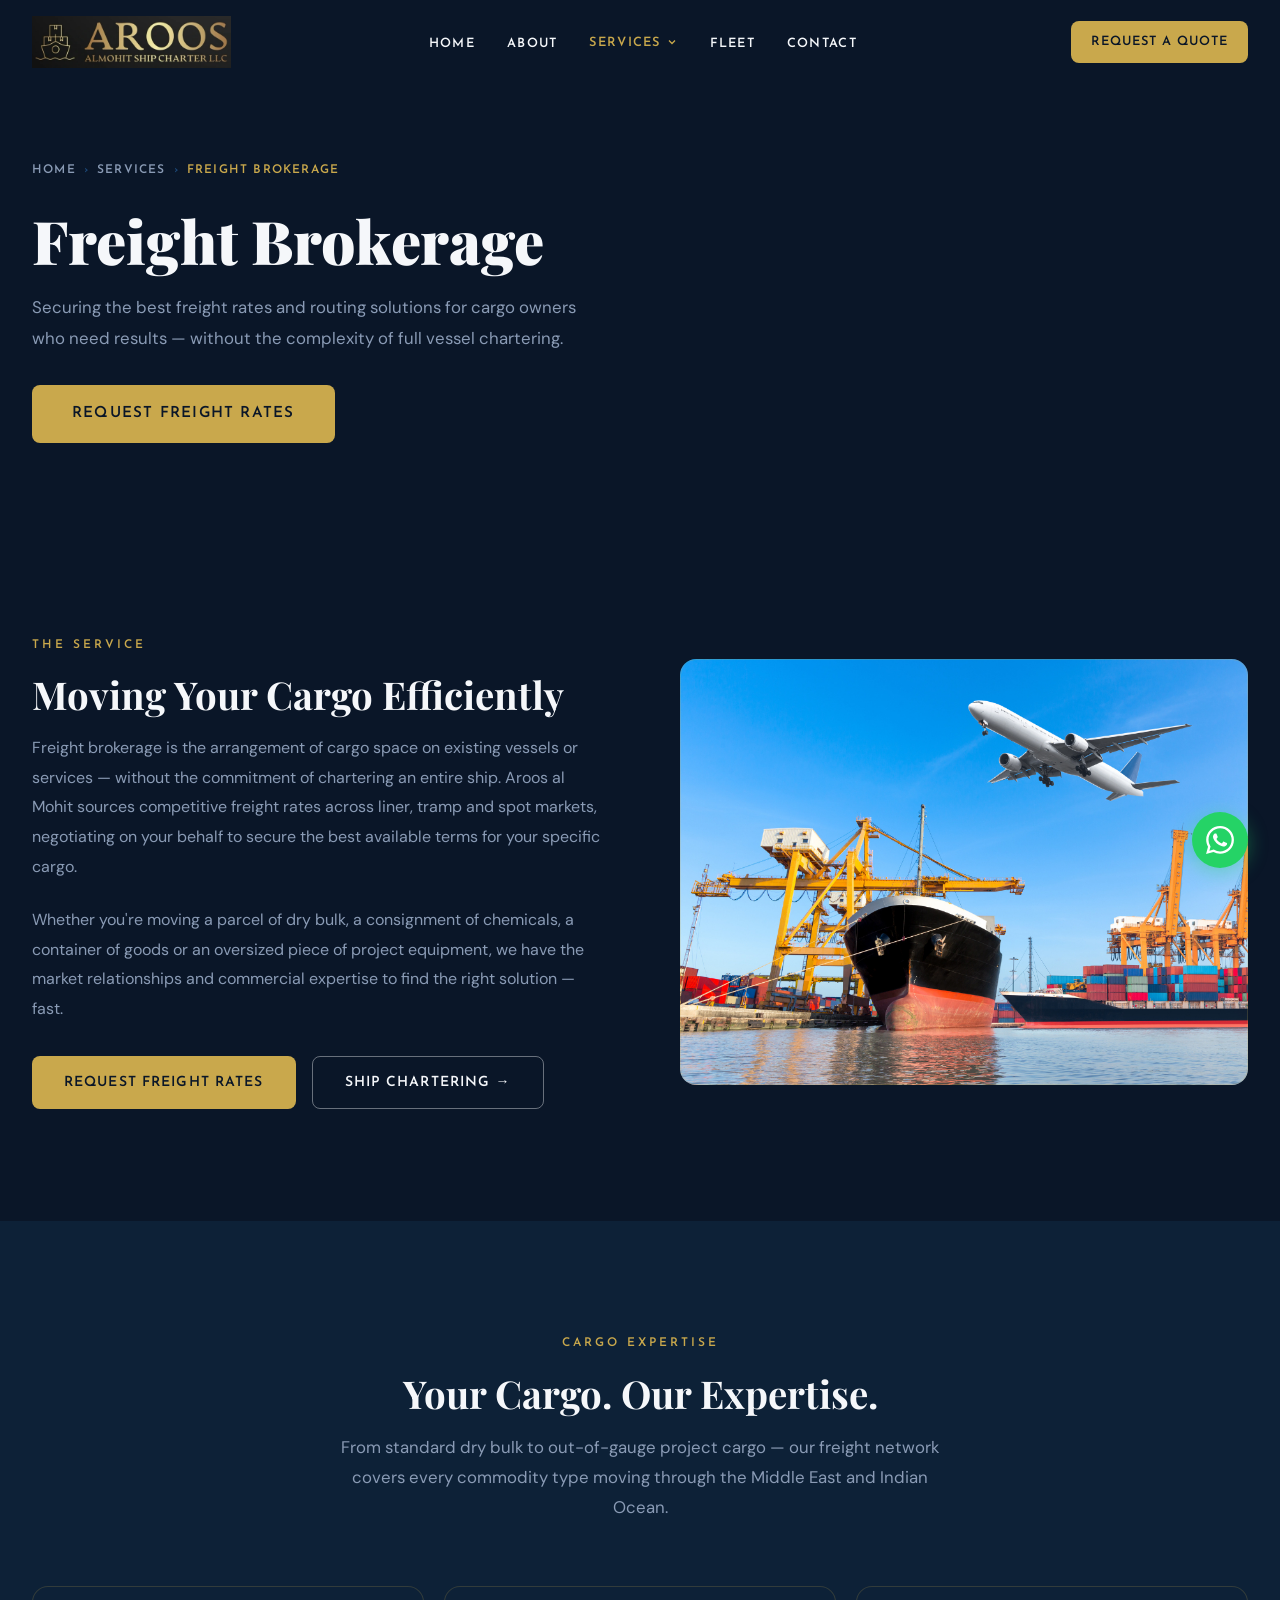
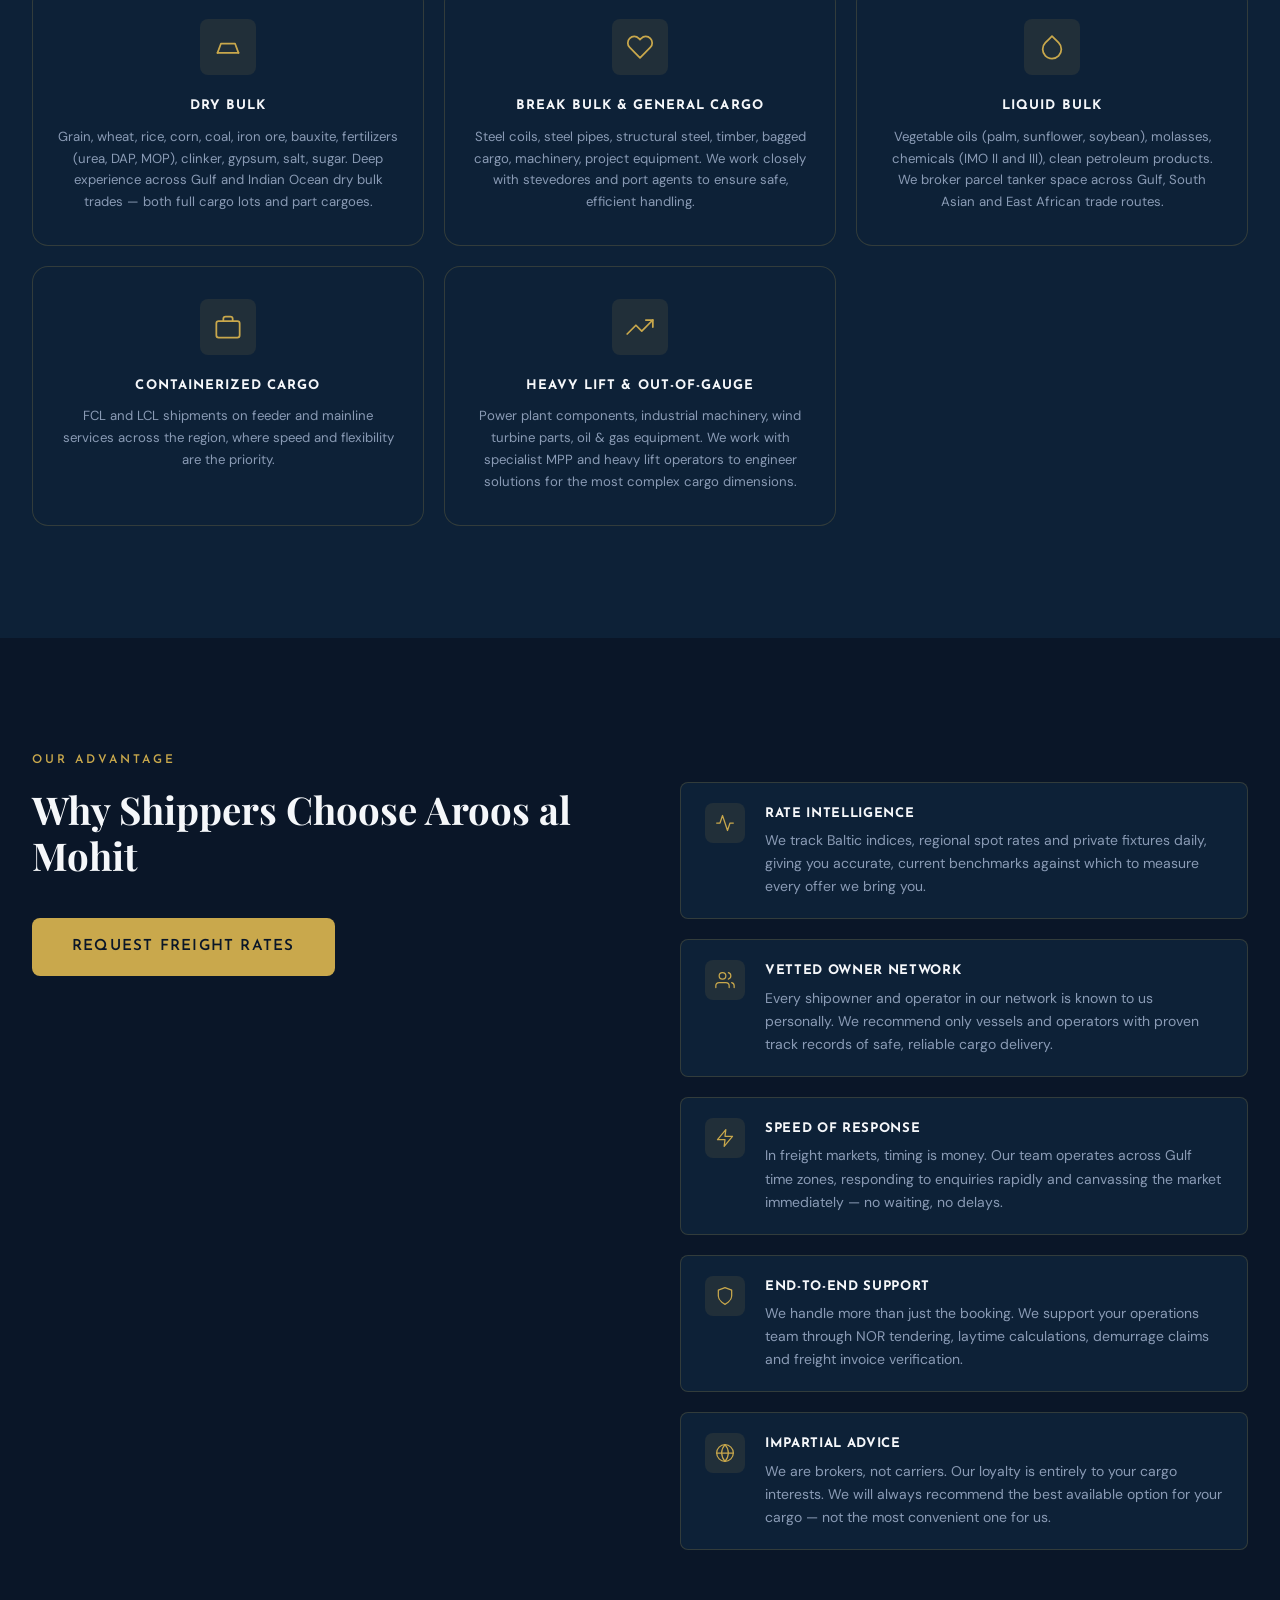
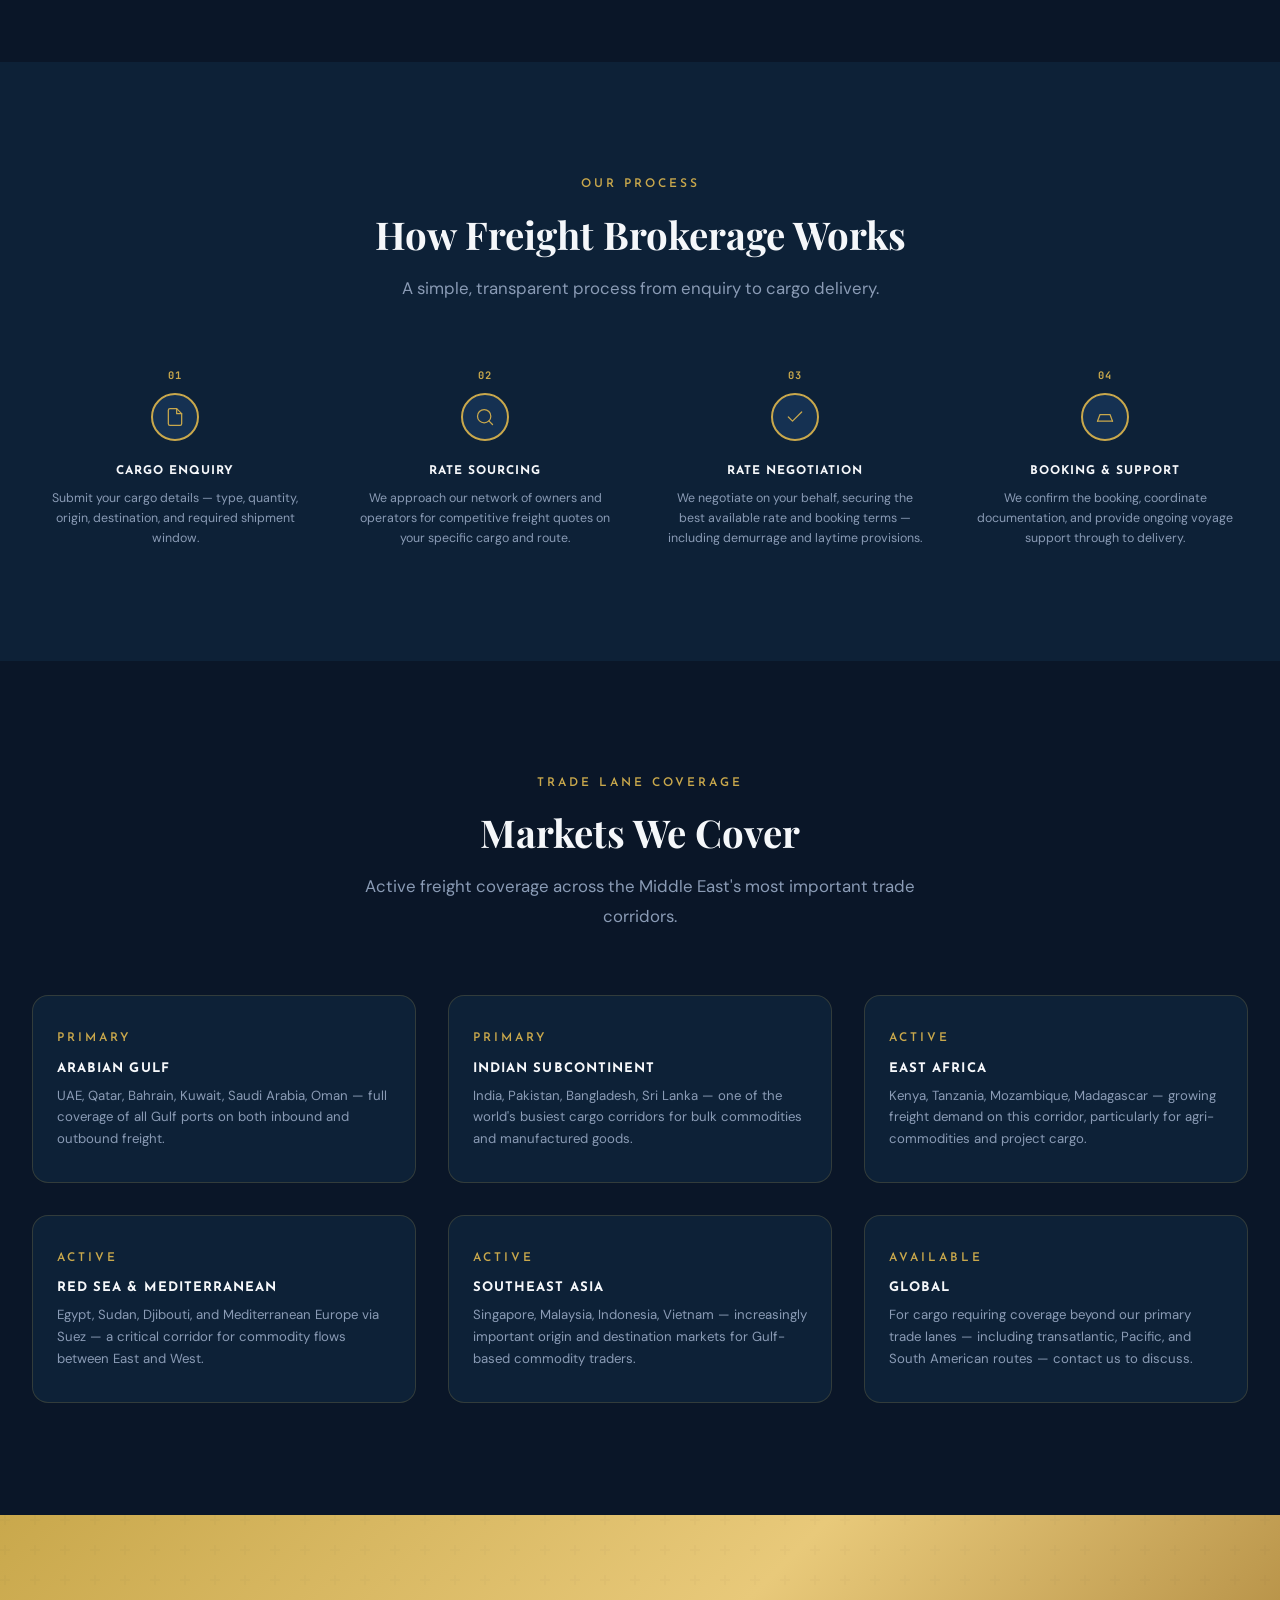
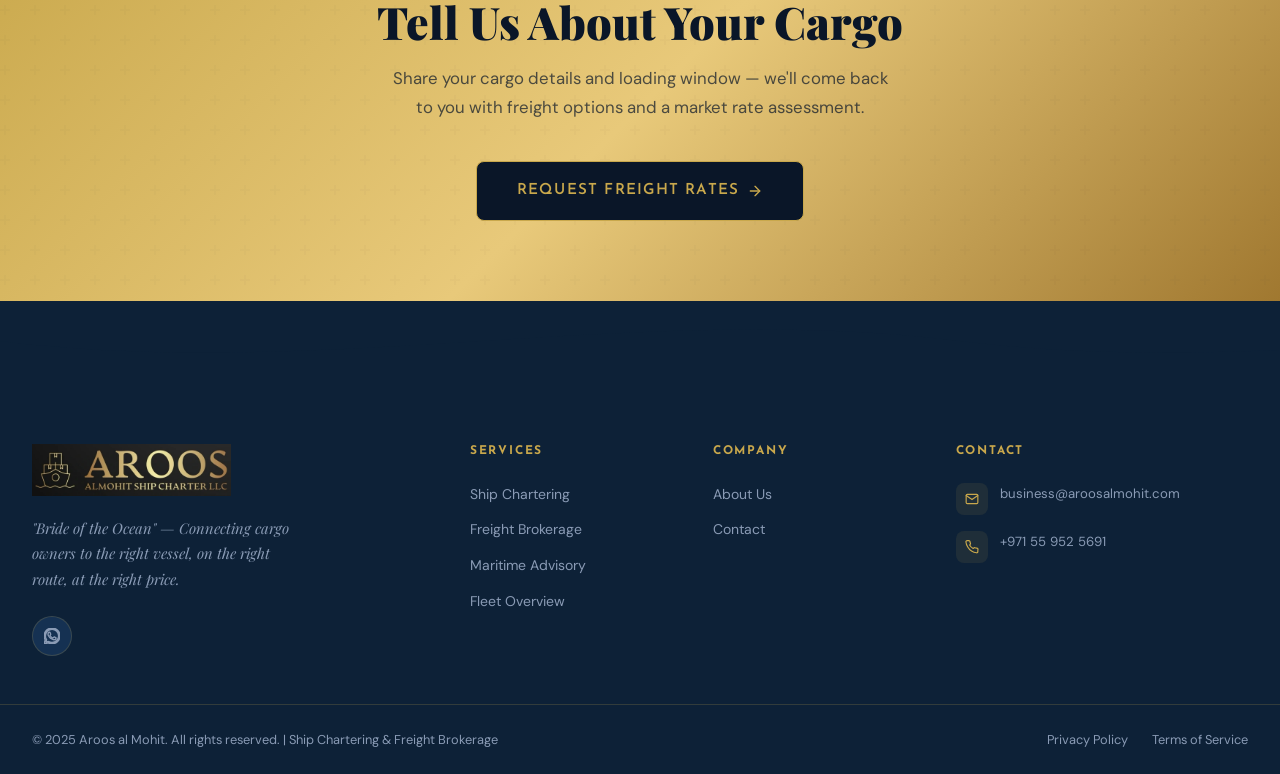
<file: services/freight-brokerage.html>
<!DOCTYPE html>
<html lang="en">
<head>
  <meta charset="UTF-8">
  <meta name="viewport" content="width=device-width, initial-scale=1.0">
  <title>Freight Brokerage | Aroos al Mohit</title>
  <meta name="description" content="Competitive freight rates across dry bulk, liquid bulk, break bulk and container markets. Middle East and Indian Ocean specialists. Request rates now.">
  <link rel="canonical" href="https://aroosalmohit.com/services/freight-brokerage.html">

  <meta property="og:type"        content="website">
  <meta property="og:title"       content="Freight Brokerage Services — Aroos Al Mohit">
  <meta property="og:description" content="Expert freight brokerage across dry bulk, liquid bulk, break bulk and container markets. Based in Dubai, UAE.">
  <meta property="og:image"       content="https://images.unsplash.com/photo-1567449303078-57ad995bd17f?w=1200&q=80">
  <meta property="og:url"         content="https://aroosalmohit.com/services/freight-brokerage.html">

  <link rel="icon" type="image/svg+xml" href="../favicon.svg">

  <link rel="preconnect" href="https://fonts.googleapis.com">
  <link rel="preconnect" href="https://fonts.gstatic.com" crossorigin>
  <link href="https://fonts.googleapis.com/css2?family=Playfair+Display:ital,wght@0,400;0,700;0,900;1,400&family=Josefin+Sans:wght@300;400;600;700&family=DM+Sans:wght@300;400;500&family=JetBrains+Mono:wght@400;700&display=swap" rel="stylesheet">

  <link rel="stylesheet" href="https://unpkg.com/aos@2.3.1/dist/aos.css">
  <link rel="stylesheet" href="../assets/css/main.css">
  <link rel="stylesheet" href="../assets/css/animations.css">
  <link rel="stylesheet" href="../assets/css/responsive.css">
</head>
<body>

<div class="scroll-progress" aria-hidden="true"></div>

<!-- NAV -->
<nav class="nav scrolled" role="navigation" aria-label="Main navigation">
  <div class="container">
    <div class="nav__inner">
      <a href="../index.html" class="nav__logo" aria-label="Aroos Al Mohit — Home">
        <img src="../assets/images/logo.png" alt="Aroos Al Mohit Ship Charter LLC" height="52">
      </a>
      <ul class="nav__links" role="list">
        <li><a href="../index.html" class="nav__link">Home</a></li>
        <li><a href="../about.html" class="nav__link">About</a></li>
        <li class="nav__dropdown">
          <button class="nav__link nav__dropdown-toggle active" aria-haspopup="true">
            Services
            <svg width="12" height="12" viewBox="0 0 24 24" fill="none" stroke="currentColor" stroke-width="2.5" aria-hidden="true"><polyline points="6 9 12 15 18 9"/></svg>
          </button>
          <ul class="nav__dropdown-menu" role="list">
            <li><a href="./chartering.html"        class="nav__dropdown-item">Ship Chartering</a></li>
            <li><a href="./freight-brokerage.html" class="nav__dropdown-item" style="color:var(--gold)">Freight Brokerage</a></li>
            <li><a href="./advisory.html"          class="nav__dropdown-item">Maritime Advisory</a></li>
          </ul>
        </li>
        <li><a href="../fleet.html"   class="nav__link">Fleet</a></li>
        <li><a href="../contact.html" class="nav__link">Contact</a></li>
      </ul>
      <a href="../contact.html" class="btn btn-primary btn-sm nav__cta">Request a Quote</a>
      <button type="button" class="nav__hamburger" aria-label="Toggle navigation" aria-expanded="false"><span></span><span></span><span></span></button>
    </div>
  </div>
</nav>

<div class="nav__mobile" role="dialog" aria-label="Mobile navigation">
  <a href="../index.html" class="nav__mobile-link">Home</a>
  <a href="../about.html" class="nav__mobile-link">About</a>
  <a href="./chartering.html"        class="nav__mobile-sub">Ship Chartering</a>
  <a href="./freight-brokerage.html" class="nav__mobile-sub">Freight Brokerage</a>
  <a href="./advisory.html"          class="nav__mobile-sub">Maritime Advisory</a>
  <a href="../fleet.html"   class="nav__mobile-link">Fleet</a>
  <a href="../contact.html" class="nav__mobile-link">Contact</a>
  <a href="../contact.html" class="btn btn-primary nav__mobile-cta">Request a Quote</a>
</div>

<!-- PAGE HERO -->
<section class="page-hero" aria-label="Freight Brokerage Services">
  <div class="page-hero__bg" style="background-image:url('https://images.unsplash.com/photo-1567449303078-57ad995bd17f?w=1920&q=80')" role="img" aria-label="Container terminal aerial view"></div>
  <div class="container">
    <div class="page-hero__content">
      <nav class="breadcrumb" aria-label="Breadcrumb">
        <a href="../index.html">Home</a>
        <span class="breadcrumb__sep" aria-hidden="true">›</span>
        <span>Services</span>
        <span class="breadcrumb__sep" aria-hidden="true">›</span>
        <span class="breadcrumb__current">Freight Brokerage</span>
      </nav>
      <h1 class="page-hero__title" data-aos="fade-up">Freight Brokerage</h1>
      <p class="page-hero__sub" data-aos="fade-up" data-aos-delay="150">
        Securing the best freight rates and routing solutions for cargo owners who need results — without the complexity of full vessel chartering.
      </p>
      <div style="margin-top:2rem;" data-aos="fade-up" data-aos-delay="250">
        <a href="../contact.html" class="btn btn-primary btn-lg">Request Freight Rates</a>
      </div>
    </div>
  </div>
</section>

<!-- WHAT IS FREIGHT BROKERAGE -->
<section class="section section--dark" aria-label="What is Freight Brokerage">
  <div class="container">
    <div class="grid-2" style="gap:5rem;">
      <div data-aos="fade-right">
        <span class="section-label">The Service</span>
        <h2 class="section-title">Moving Your Cargo Efficiently</h2>
        <p style="color:var(--muted);line-height:1.85;margin-bottom:1.5rem;">
          Freight brokerage is the arrangement of cargo space on existing vessels or services — without the commitment of chartering an entire ship. Aroos al Mohit sources competitive freight rates across liner, tramp and spot markets, negotiating on your behalf to secure the best available terms for your specific cargo.
        </p>
        <p style="color:var(--muted);line-height:1.85;margin-bottom:2rem;">
          Whether you're moving a parcel of dry bulk, a consignment of chemicals, a container of goods or an oversized piece of project equipment, we have the market relationships and commercial expertise to find the right solution — fast.
        </p>
        <div style="display:flex;gap:1rem;flex-wrap:wrap;">
          <a href="../contact.html" class="btn btn-primary">Request Freight Rates</a>
          <a href="./chartering.html" class="btn btn-outline">Ship Chartering →</a>
        </div>
      </div>
      <div data-aos="fade-left">
        <div style="position:relative;border-radius:var(--radius-lg);overflow:hidden;aspect-ratio:4/3;">
          <img src="../assets/images/freight-brokerage-hero.png"
               alt="Container port operations with cargo ship and aircraft" loading="lazy"
               style="width:100%;height:100%;object-fit:cover;object-position:center center;">
          <div style="position:absolute;inset:0;border:1px solid var(--border);border-radius:var(--radius-lg);pointer-events:none;"></div>
        </div>
      </div>
    </div>
  </div>
</section>

<!-- CARGO TYPES -->
<section class="section section--navy" aria-label="Cargo Types We Handle">
  <div class="container">
    <div class="section-header">
      <span class="section-label" data-aos="fade-up">Cargo Expertise</span>
      <h2 class="section-title" data-aos="fade-up" data-aos-delay="100">Your Cargo. Our Expertise.</h2>
      <p class="section-subtitle" data-aos="fade-up" data-aos-delay="200">
        From standard dry bulk to out-of-gauge project cargo — our freight network covers every commodity type moving through the Middle East and Indian Ocean.
      </p>
    </div>

    <div class="icon-grid" data-aos="fade-up" data-aos-delay="100">

      <div class="icon-card">
        <div class="icon-card__icon">
          <svg viewBox="0 0 24 24" aria-hidden="true"><path d="M3 17l3-8h12l3 8"/><path d="M3 17h18"/></svg>
        </div>
        <div class="icon-card__title">Dry Bulk</div>
        <p class="icon-card__desc">Grain, wheat, rice, corn, coal, iron ore, bauxite, fertilizers (urea, DAP, MOP), clinker, gypsum, salt, sugar. Deep experience across Gulf and Indian Ocean dry bulk trades — both full cargo lots and part cargoes.</p>
      </div>

      <div class="icon-card">
        <div class="icon-card__icon">
          <svg viewBox="0 0 24 24" aria-hidden="true"><path d="M20.84 4.61a5.5 5.5 0 0 0-7.78 0L12 5.67l-1.06-1.06a5.5 5.5 0 0 0-7.78 7.78l1.06 1.06L12 21.23l7.78-7.78 1.06-1.06a5.5 5.5 0 0 0 0-7.78z"/></svg>
        </div>
        <div class="icon-card__title">Break Bulk & General Cargo</div>
        <p class="icon-card__desc">Steel coils, steel pipes, structural steel, timber, bagged cargo, machinery, project equipment. We work closely with stevedores and port agents to ensure safe, efficient handling.</p>
      </div>

      <div class="icon-card">
        <div class="icon-card__icon">
          <svg viewBox="0 0 24 24" aria-hidden="true"><path d="M12 2.69l5.66 5.66a8 8 0 1 1-11.31 0z"/></svg>
        </div>
        <div class="icon-card__title">Liquid Bulk</div>
        <p class="icon-card__desc">Vegetable oils (palm, sunflower, soybean), molasses, chemicals (IMO II and III), clean petroleum products. We broker parcel tanker space across Gulf, South Asian and East African trade routes.</p>
      </div>

      <div class="icon-card">
        <div class="icon-card__icon">
          <svg viewBox="0 0 24 24" aria-hidden="true"><rect x="2" y="7" width="20" height="14" rx="2"/><path d="M16 7V5a2 2 0 0 0-2-2h-4a2 2 0 0 0-2 2v2"/></svg>
        </div>
        <div class="icon-card__title">Containerized Cargo</div>
        <p class="icon-card__desc">FCL and LCL shipments on feeder and mainline services across the region, where speed and flexibility are the priority.</p>
      </div>

      <div class="icon-card">
        <div class="icon-card__icon">
          <svg viewBox="0 0 24 24" aria-hidden="true"><polyline points="23 6 13.5 15.5 8.5 10.5 1 18"/><polyline points="17 6 23 6 23 12"/></svg>
        </div>
        <div class="icon-card__title">Heavy Lift & Out-of-Gauge</div>
        <p class="icon-card__desc">Power plant components, industrial machinery, wind turbine parts, oil & gas equipment. We work with specialist MPP and heavy lift operators to engineer solutions for the most complex cargo dimensions.</p>
      </div>

    </div>
  </div>
</section>

<!-- OUR ADVANTAGE -->
<section class="section section--dark" aria-label="Freight Brokerage Advantage">
  <div class="container">
    <div class="grid-2" style="gap:5rem;align-items:start;">
      <div data-aos="fade-right">
        <span class="section-label">Our Advantage</span>
        <h2 class="section-title">Why Shippers Choose Aroos al Mohit</h2>
        <a href="../contact.html" class="btn btn-primary btn-lg" style="margin-top:1.5rem;">Request Freight Rates</a>
      </div>

      <div class="advantage-list" data-aos="fade-left">
        <div class="advantage-item">
          <div class="advantage-icon"><svg viewBox="0 0 24 24" aria-hidden="true"><polyline points="22 12 18 12 15 21 9 3 6 12 2 12"/></svg></div>
          <div class="advantage-text">
            <strong>Rate Intelligence</strong>
            <p>We track Baltic indices, regional spot rates and private fixtures daily, giving you accurate, current benchmarks against which to measure every offer we bring you.</p>
          </div>
        </div>
        <div class="advantage-item">
          <div class="advantage-icon"><svg viewBox="0 0 24 24" aria-hidden="true"><path d="M17 21v-2a4 4 0 0 0-4-4H5a4 4 0 0 0-4 4v2"/><circle cx="9" cy="7" r="4"/><path d="M23 21v-2a4 4 0 0 0-3-3.87"/><path d="M16 3.13a4 4 0 0 1 0 7.75"/></svg></div>
          <div class="advantage-text">
            <strong>Vetted Owner Network</strong>
            <p>Every shipowner and operator in our network is known to us personally. We recommend only vessels and operators with proven track records of safe, reliable cargo delivery.</p>
          </div>
        </div>
        <div class="advantage-item">
          <div class="advantage-icon"><svg viewBox="0 0 24 24" aria-hidden="true"><polygon points="13 2 3 14 12 14 11 22 21 10 12 10 13 2"/></svg></div>
          <div class="advantage-text">
            <strong>Speed of Response</strong>
            <p>In freight markets, timing is money. Our team operates across Gulf time zones, responding to enquiries rapidly and canvassing the market immediately — no waiting, no delays.</p>
          </div>
        </div>
        <div class="advantage-item">
          <div class="advantage-icon"><svg viewBox="0 0 24 24" aria-hidden="true"><path d="M12 22s8-4 8-10V5l-8-3-8 3v7c0 6 8 10 8 10z"/></svg></div>
          <div class="advantage-text">
            <strong>End-to-End Support</strong>
            <p>We handle more than just the booking. We support your operations team through NOR tendering, laytime calculations, demurrage claims and freight invoice verification.</p>
          </div>
        </div>
        <div class="advantage-item">
          <div class="advantage-icon"><svg viewBox="0 0 24 24" aria-hidden="true"><circle cx="12" cy="12" r="10"/><line x1="2" y1="12" x2="22" y2="12"/><path d="M12 2a15.3 15.3 0 0 1 4 10 15.3 15.3 0 0 1-4 10 15.3 15.3 0 0 1-4-10 15.3 15.3 0 0 1 4-10z"/></svg></div>
          <div class="advantage-text">
            <strong>Impartial Advice</strong>
            <p>We are brokers, not carriers. Our loyalty is entirely to your cargo interests. We will always recommend the best available option for your cargo — not the most convenient one for us.</p>
          </div>
        </div>
      </div>
    </div>
  </div>
</section>

<!-- HOW IT WORKS -->
<section class="section section--navy" aria-label="Freight Brokerage Process">
  <div class="container">
    <div class="section-header">
      <span class="section-label" data-aos="fade-up">Our Process</span>
      <h2 class="section-title" data-aos="fade-up" data-aos-delay="100">How Freight Brokerage Works</h2>
      <p class="section-subtitle" data-aos="fade-up" data-aos-delay="200">A simple, transparent process from enquiry to cargo delivery.</p>
    </div>

    <div class="grid-4" style="margin-top:3rem;" data-aos="fade-up" data-aos-delay="100">

      <div class="timeline-step">
        <div class="timeline-step__number">01</div>
        <div class="timeline-step__dot">
          <svg viewBox="0 0 24 24" aria-hidden="true"><path d="M14 2H6a2 2 0 0 0-2 2v16a2 2 0 0 0 2 2h12a2 2 0 0 0 2-2V8z"/><polyline points="14 2 14 8 20 8"/></svg>
        </div>
        <div class="timeline-step__title">Cargo Enquiry</div>
        <p class="timeline-step__desc">Submit your cargo details — type, quantity, origin, destination, and required shipment window.</p>
      </div>

      <div class="timeline-step">
        <div class="timeline-step__number">02</div>
        <div class="timeline-step__dot">
          <svg viewBox="0 0 24 24" aria-hidden="true"><circle cx="11" cy="11" r="8"/><line x1="21" y1="21" x2="16.65" y2="16.65"/></svg>
        </div>
        <div class="timeline-step__title">Rate Sourcing</div>
        <p class="timeline-step__desc">We approach our network of owners and operators for competitive freight quotes on your specific cargo and route.</p>
      </div>

      <div class="timeline-step">
        <div class="timeline-step__number">03</div>
        <div class="timeline-step__dot">
          <svg viewBox="0 0 24 24" aria-hidden="true"><polyline points="20 6 9 17 4 12"/></svg>
        </div>
        <div class="timeline-step__title">Rate Negotiation</div>
        <p class="timeline-step__desc">We negotiate on your behalf, securing the best available rate and booking terms — including demurrage and laytime provisions.</p>
      </div>

      <div class="timeline-step">
        <div class="timeline-step__number">04</div>
        <div class="timeline-step__dot">
          <svg viewBox="0 0 24 24" aria-hidden="true"><path d="M3 17l3-8h12l3 8"/><path d="M3 17h18"/></svg>
        </div>
        <div class="timeline-step__title">Booking & Support</div>
        <p class="timeline-step__desc">We confirm the booking, coordinate documentation, and provide ongoing voyage support through to delivery.</p>
      </div>
    </div>
  </div>
</section>

<!-- MARKET COVERAGE -->
<section class="section section--dark" aria-label="Market Coverage">
  <div class="container">
    <div class="section-header">
      <span class="section-label" data-aos="fade-up">Trade Lane Coverage</span>
      <h2 class="section-title" data-aos="fade-up" data-aos-delay="100">Markets We Cover</h2>
      <p class="section-subtitle" data-aos="fade-up" data-aos-delay="200">Active freight coverage across the Middle East's most important trade corridors.</p>
    </div>

    <div class="grid-3" style="margin-top:1rem;" data-aos="fade-up" data-aos-delay="100">

      <div class="icon-card" style="text-align:left;">
        <span class="section-label" style="margin-bottom:0.75rem;">Primary</span>
        <h3 class="icon-card__title">Arabian Gulf</h3>
        <p class="icon-card__desc">UAE, Qatar, Bahrain, Kuwait, Saudi Arabia, Oman — full coverage of all Gulf ports on both inbound and outbound freight.</p>
      </div>

      <div class="icon-card" style="text-align:left;">
        <span class="section-label" style="margin-bottom:0.75rem;">Primary</span>
        <h3 class="icon-card__title">Indian Subcontinent</h3>
        <p class="icon-card__desc">India, Pakistan, Bangladesh, Sri Lanka — one of the world's busiest cargo corridors for bulk commodities and manufactured goods.</p>
      </div>

      <div class="icon-card" style="text-align:left;">
        <span class="section-label" style="margin-bottom:0.75rem;">Active</span>
        <h3 class="icon-card__title">East Africa</h3>
        <p class="icon-card__desc">Kenya, Tanzania, Mozambique, Madagascar — growing freight demand on this corridor, particularly for agri-commodities and project cargo.</p>
      </div>

      <div class="icon-card" style="text-align:left;">
        <span class="section-label" style="margin-bottom:0.75rem;">Active</span>
        <h3 class="icon-card__title">Red Sea &amp; Mediterranean</h3>
        <p class="icon-card__desc">Egypt, Sudan, Djibouti, and Mediterranean Europe via Suez — a critical corridor for commodity flows between East and West.</p>
      </div>

      <div class="icon-card" style="text-align:left;">
        <span class="section-label" style="margin-bottom:0.75rem;">Active</span>
        <h3 class="icon-card__title">Southeast Asia</h3>
        <p class="icon-card__desc">Singapore, Malaysia, Indonesia, Vietnam — increasingly important origin and destination markets for Gulf-based commodity traders.</p>
      </div>

      <div class="icon-card" style="text-align:left;">
        <span class="section-label" style="margin-bottom:0.75rem;">Available</span>
        <h3 class="icon-card__title">Global</h3>
        <p class="icon-card__desc">For cargo requiring coverage beyond our primary trade lanes — including transatlantic, Pacific, and South American routes — contact us to discuss.</p>
      </div>

    </div>
  </div>
</section>

<!-- CTA BANNER -->
<section class="cta-banner" aria-label="Call to Action">
  <div class="container">
    <div class="cta-banner__content" data-aos="fade-up">
      <h2 class="cta-banner__title">Tell Us About Your Cargo</h2>
      <p class="cta-banner__sub">Share your cargo details and loading window — we'll come back to you with freight options and a market rate assessment.</p>
      <a href="../contact.html" class="btn btn-dark btn-lg">
        Request Freight Rates
        <svg width="16" height="16" viewBox="0 0 24 24" fill="none" stroke="currentColor" stroke-width="2" stroke-linecap="round" stroke-linejoin="round" aria-hidden="true"><line x1="5" y1="12" x2="19" y2="12"/><polyline points="12 5 19 12 12 19"/></svg>
      </a>
    </div>
  </div>
</section>

<!-- FOOTER -->
<footer class="footer" role="contentinfo">
  <div class="footer__wave wave-container" aria-hidden="true">
    <svg class="wave-svg" viewBox="0 0 1440 80" preserveAspectRatio="none" xmlns="http://www.w3.org/2000/svg">
      <path d="M0,40 C180,80 360,0 540,40 C720,80 900,0 1080,40 C1260,80 1380,20 1440,40 L1440,80 L0,80 Z" fill="#0D2137"/>
    </svg>
  </div>
  <div class="footer__main">
    <div class="container">
      <div class="footer__grid">
        <div class="footer__brand">
          <div class="footer__logo"><img src="../assets/images/logo.png" alt="Aroos Al Mohit" height="52"></div>
          <p class="footer__tagline">"Bride of the Ocean" — Connecting cargo owners to the right vessel, on the right route, at the right price.</p>
          <div class="footer__socials">
            <a href="https://wa.me/971559525691" target="_blank" rel="noopener noreferrer" class="social-link" aria-label="WhatsApp">
              <svg viewBox="0 0 24 24" fill="currentColor" stroke="none" aria-hidden="true"><path d="M17.472 14.382c-.297-.149-1.758-.867-2.03-.967-.273-.099-.471-.148-.67.15-.197.297-.767.966-.94 1.164-.173.199-.347.223-.644.075-.297-.15-1.255-.463-2.39-1.475-.883-.788-1.48-1.761-1.653-2.059-.173-.297-.018-.458.13-.606.134-.133.298-.347.446-.52.149-.174.198-.298.298-.497.099-.198.05-.371-.025-.52-.075-.149-.669-1.612-.916-2.207-.242-.579-.487-.5-.669-.51-.173-.008-.371-.01-.57-.01-.198 0-.52.074-.792.372-.272.297-1.04 1.016-1.04 2.479 0 1.462 1.065 2.875 1.213 3.074.149.198 2.096 3.2 5.077 4.487.709.306 1.262.489 1.694.625.712.227 1.36.195 1.871.118.571-.085 1.758-.719 2.006-1.413.248-.694.248-1.289.173-1.413-.074-.124-.272-.198-.57-.347m-5.421 7.403h-.004a9.87 9.87 0 01-5.031-1.378l-.361-.214-3.741.982.998-3.648-.235-.374a9.86 9.86 0 01-1.51-5.26c.001-5.45 4.436-9.884 9.888-9.884 2.64 0 5.122 1.03 6.988 2.898a9.825 9.825 0 012.893 6.994c-.003 5.45-4.437 9.884-9.885 9.884m8.413-18.297A11.815 11.815 0 0012.05 0C5.495 0 .16 5.335.157 11.892c0 2.096.547 4.142 1.588 5.945L.057 24l6.305-1.654a11.882 11.882 0 005.683 1.448h.005c6.554 0 11.89-5.335 11.893-11.893a11.821 11.821 0 00-3.48-8.413Z"/></svg>
            </a>
          </div>
        </div>
        <div>
          <h3 class="footer__heading">Services</h3>
          <ul class="footer__links">
            <li><a href="./chartering.html"        class="footer__link">Ship Chartering</a></li>
            <li><a href="./freight-brokerage.html" class="footer__link">Freight Brokerage</a></li>
            <li><a href="./advisory.html"          class="footer__link">Maritime Advisory</a></li>
            <li><a href="../fleet.html"             class="footer__link">Fleet Overview</a></li>
          </ul>
        </div>
        <div>
          <h3 class="footer__heading">Company</h3>
          <ul class="footer__links">
            <li><a href="../about.html"   class="footer__link">About Us</a></li>
            <li><a href="../contact.html" class="footer__link">Contact</a></li>
          </ul>
        </div>
        <div>
          <h3 class="footer__heading">Contact</h3>
          <div class="footer__contact-items">
            <div class="footer__contact-item">
              <div class="footer__contact-icon"><svg viewBox="0 0 24 24" aria-hidden="true"><path d="M4 4h16c1.1 0 2 .9 2 2v12c0 1.1-.9 2-2 2H4c-1.1 0-2-.9-2-2V6c0-1.1.9-2 2-2z"/><polyline points="22,6 12,13 2,6"/></svg></div>
              <p class="footer__contact-text"><a href="mailto:business@aroosalmohit.com">business@aroosalmohit.com</a></p>
            </div>
            <div class="footer__contact-item">
              <div class="footer__contact-icon"><svg viewBox="0 0 24 24" aria-hidden="true"><path d="M22 16.92v3a2 2 0 0 1-2.18 2 19.79 19.79 0 0 1-8.63-3.07A19.5 19.5 0 0 1 4.69 12 19.79 19.79 0 0 1 1.61 3.38 2 2 0 0 1 3.58 1h3a2 2 0 0 1 2 1.72c.127.96.361 1.903.7 2.81a2 2 0 0 1-.45 2.11L7.91 8.52a16 16 0 0 0 6.07 6.07l.98-.88a2 2 0 0 1 2.11-.45c.907.339 1.85.573 2.81.7A2 2 0 0 1 22 16.92z"/></svg></div>
              <p class="footer__contact-text"><a href="tel:+971559525691">+971 55 952 5691</a></p>
            </div>
          </div>
        </div>
      </div>
    </div>
  </div>
  <div class="container">
    <div class="footer__bottom">
      <p class="footer__copy">© 2025 Aroos al Mohit. All rights reserved. | Ship Chartering & Freight Brokerage</p>
      <div class="footer__bottom-links">
        <a href="../privacy.html" class="footer__bottom-link">Privacy Policy</a>
        <a href="../terms.html"   class="footer__bottom-link">Terms of Service</a>
      </div>
    </div>
  </div>
</footer>

<a href="https://wa.me/971559525691" target="_blank" rel="noopener noreferrer" class="whatsapp-float" aria-label="Chat on WhatsApp">
  <svg viewBox="0 0 24 24" aria-hidden="true"><path d="M17.472 14.382c-.297-.149-1.758-.867-2.03-.967-.273-.099-.471-.148-.67.15-.197.297-.767.966-.94 1.164-.173.199-.347.223-.644.075-.297-.15-1.255-.463-2.39-1.475-.883-.788-1.48-1.761-1.653-2.059-.173-.297-.018-.458.13-.606.134-.133.298-.347.446-.52.149-.174.198-.298.298-.497.099-.198.05-.371-.025-.52-.075-.149-.669-1.612-.916-2.207-.242-.579-.487-.5-.669-.51-.173-.008-.371-.01-.57-.01-.198 0-.52.074-.792.372-.272.297-1.04 1.016-1.04 2.479 0 1.462 1.065 2.875 1.213 3.074.149.198 2.096 3.2 5.077 4.487.709.306 1.262.489 1.694.625.712.227 1.36.195 1.871.118.571-.085 1.758-.719 2.006-1.413.248-.694.248-1.289.173-1.413-.074-.124-.272-.198-.57-.347m-5.421 7.403h-.004a9.87 9.87 0 01-5.031-1.378l-.361-.214-3.741.982.998-3.648-.235-.374a9.86 9.86 0 01-1.51-5.26c.001-5.45 4.436-9.884 9.888-9.884 2.64 0 5.122 1.03 6.988 2.898a9.825 9.825 0 012.893 6.994c-.003 5.45-4.437 9.884-9.885 9.884m8.413-18.297A11.815 11.815 0 0012.05 0C5.495 0 .16 5.335.157 11.892c0 2.096.547 4.142 1.588 5.945L.057 24l6.305-1.654a11.882 11.882 0 005.683 1.448h.005c6.554 0 11.89-5.335 11.893-11.893a11.821 11.821 0 00-3.48-8.413Z"/></svg>
</a>

<script src="https://unpkg.com/aos@2.3.1/dist/aos.js"></script>
<script src="../assets/js/main.js"></script>
</body>
</html>
</file>
<file: assets/css/main.css>
/* ==========================================================================
   AROOS AL MOHIT — Main Stylesheet
   ========================================================================== */

/* --------------------------------------------------------------------------
   0. CSS Custom Properties
   -------------------------------------------------------------------------- */
:root {
  --ocean-dark:   #0A1628;
  --navy:         #0D2137;
  --navy-mid:     #153152;
  --navy-light:   #1e4a7a;
  --gold:         #C9A84C;
  --gold-light:   #E8C97A;
  --gold-dark:    #a07830;
  --white:        #F5F7FA;
  --muted:        #8A9BB5;
  --sky:          #2E90D1;
  --sky-glow:     #4AADEE;
  --border:       rgba(201, 168, 76, 0.2);

  --font-display: 'Playfair Display', Georgia, serif;
  --font-heading: 'Josefin Sans', Arial, sans-serif;
  --font-body:    'DM Sans', Arial, sans-serif;
  --font-mono:    'JetBrains Mono', 'Courier New', monospace;

  --transition:   0.3s cubic-bezier(0.4, 0, 0.2, 1);
  --radius:       8px;
  --radius-lg:    16px;
  --max-width:    1280px;
  --shadow:       0 8px 32px rgba(0,0,0,0.4);
  --shadow-gold:  0 4px 24px rgba(201, 168, 76, 0.25);
}

/* --------------------------------------------------------------------------
   1. Reset & Base
   -------------------------------------------------------------------------- */
*, *::before, *::after { box-sizing: border-box; margin: 0; padding: 0; }

html {
  scroll-behavior: smooth;
  font-size: 16px;
  -webkit-text-size-adjust: 100%;
}

body {
  background-color: var(--ocean-dark);
  color: var(--white);
  font-family: var(--font-body);
  font-weight: 400;
  line-height: 1.7;
  overflow-x: hidden;
}

html { overflow-x: hidden; }

img { max-width: 100%; height: auto; display: block; }
a  { color: inherit; text-decoration: none; }
ul { list-style: none; }
button { cursor: pointer; border: none; background: none; font-family: inherit; }
input, textarea, select { font-family: inherit; }

/* --------------------------------------------------------------------------
   2. Typography
   -------------------------------------------------------------------------- */
h1, h2, h3, h4, h5, h6 { line-height: 1.2; font-weight: 700; }

.font-display { font-family: var(--font-display); }
.font-heading { font-family: var(--font-heading); }
.font-mono    { font-family: var(--font-mono); }

.text-gold    { color: var(--gold); }
.text-muted   { color: var(--muted); }
.text-white   { color: var(--white); }
.text-sky     { color: var(--sky); }

.section-label {
  font-family: var(--font-heading);
  font-size: 0.75rem;
  font-weight: 600;
  letter-spacing: 0.25em;
  text-transform: uppercase;
  color: var(--gold);
  display: block;
  margin-bottom: 1rem;
}

.section-title {
  font-family: var(--font-display);
  font-size: clamp(1.75rem, 3vw, 2.75rem);
  font-weight: 700;
  color: var(--white);
  margin-bottom: 1rem;
}

.section-subtitle {
  font-family: var(--font-body);
  font-size: 1.05rem;
  color: var(--muted);
  max-width: 600px;
  line-height: 1.8;
}

/* --------------------------------------------------------------------------
   3. Layout Utilities
   -------------------------------------------------------------------------- */
.container {
  max-width: var(--max-width);
  margin: 0 auto;
  padding: 0 1.25rem;
}

.section {
  padding: 3.5rem 0;
}

.section--dark  { background-color: var(--ocean-dark); }
.section--navy  { background-color: var(--navy); }
.section--mid   { background-color: var(--navy-mid); }

.grid-2 { display: grid; grid-template-columns: 1fr; gap: 2rem; align-items: center; }
.grid-3 { display: grid; grid-template-columns: 1fr; gap: 1.5rem; }
.grid-4 { display: grid; grid-template-columns: 1fr 1fr; gap: 1.25rem; }

.flex { display: flex; }
.flex-center { display: flex; align-items: center; justify-content: center; }
.flex-between { display: flex; align-items: center; justify-content: space-between; }
.flex-col { display: flex; flex-direction: column; }
.gap-1 { gap: 0.5rem; }
.gap-2 { gap: 1rem; }
.gap-3 { gap: 1.5rem; }

.text-center { text-align: center; }
.section-header { text-align: center; margin-bottom: 4rem; }
.section-header .section-subtitle { margin: 0 auto; }

/* --------------------------------------------------------------------------
   4. Buttons
   -------------------------------------------------------------------------- */
.btn {
  display: inline-flex;
  align-items: center;
  gap: 0.5rem;
  padding: 0.875rem 2rem;
  border-radius: var(--radius);
  font-family: var(--font-heading);
  font-size: 0.875rem;
  font-weight: 600;
  letter-spacing: 0.08em;
  text-transform: uppercase;
  transition: var(--transition);
  position: relative;
  overflow: hidden;
  white-space: nowrap;
}

.btn::after {
  content: '';
  position: absolute;
  top: 0; left: -100%;
  width: 100%; height: 100%;
  background: linear-gradient(90deg, transparent, rgba(255,255,255,0.15), transparent);
  transition: left 0.5s ease;
}
.btn:hover::after { left: 100%; }

.btn-primary {
  background: var(--gold);
  color: var(--ocean-dark);
}
.btn-primary:hover {
  background: var(--gold-light);
  transform: translateY(-2px);
  box-shadow: var(--shadow-gold);
}

.btn-outline {
  background: transparent;
  color: var(--white);
  border: 1.5px solid rgba(245,247,250,0.4);
}
.btn-outline:hover {
  border-color: var(--gold);
  color: var(--gold);
  transform: translateY(-2px);
}

.btn-dark {
  background: var(--ocean-dark);
  color: var(--gold);
  border: 1.5px solid var(--gold);
}
.btn-dark:hover {
  background: var(--gold);
  color: var(--ocean-dark);
  transform: translateY(-2px);
}

.btn-sm { padding: 0.625rem 1.25rem; font-size: 0.8rem; }
.btn-lg { padding: 1rem 2.5rem; font-size: 0.95rem; }

/* --------------------------------------------------------------------------
   5. Navigation
   -------------------------------------------------------------------------- */
.nav {
  position: fixed;
  top: 0; left: 0; right: 0;
  z-index: 1000;
  padding: 1rem 0;
  transition: background 0.4s ease, padding 0.4s ease, box-shadow 0.4s ease;
}

.nav.scrolled {
  background: rgba(13, 33, 55, 0.97);
  backdrop-filter: blur(12px);
  -webkit-backdrop-filter: blur(12px);
  padding: 0.625rem 0;
  box-shadow: 0 2px 24px rgba(0,0,0,0.4);
}

.nav__inner {
  display: flex;
  align-items: center;
  justify-content: space-between;
  gap: 0.75rem;
}

.nav__logo {
  display: flex;
  align-items: center;
  flex-shrink: 0;
}

.nav__logo img {
  height: 52px;
  width: auto;
  object-fit: contain;
}

.nav__links {
  display: none;
  align-items: center;
  gap: 0.25rem;
}

.nav__link {
  font-family: var(--font-heading);
  font-size: 0.8rem;
  font-weight: 600;
  letter-spacing: 0.1em;
  text-transform: uppercase;
  color: var(--white);
  padding: 0.5rem 0.875rem;
  border-radius: var(--radius);
  transition: var(--transition);
  position: relative;
}
.nav__link:hover { color: var(--gold); }
.nav__link.active { color: var(--gold); }

/* Dropdown */
.nav__dropdown {
  position: relative;
}

.nav__dropdown-toggle {
  display: flex;
  align-items: center;
  gap: 0.3rem;
}

.nav__dropdown-toggle svg {
  transition: transform var(--transition);
}

.nav__dropdown:hover .nav__dropdown-toggle svg {
  transform: rotate(180deg);
}

.nav__dropdown-menu {
  position: absolute;
  top: calc(100% + 0.75rem);
  left: 0;
  min-width: 220px;
  background: var(--navy);
  border: 1px solid var(--border);
  border-radius: var(--radius);
  padding: 0.5rem;
  opacity: 0;
  visibility: hidden;
  transform: translateY(-8px);
  transition: all 0.25s ease;
  box-shadow: var(--shadow);
}

.nav__dropdown:hover .nav__dropdown-menu,
.nav__dropdown:focus-within .nav__dropdown-menu {
  opacity: 1;
  visibility: visible;
  transform: translateY(0);
}

.nav__dropdown-item {
  display: block;
  padding: 0.625rem 1rem;
  font-family: var(--font-heading);
  font-size: 0.8rem;
  font-weight: 600;
  letter-spacing: 0.08em;
  text-transform: uppercase;
  color: var(--muted);
  border-radius: var(--radius);
  transition: var(--transition);
}
.nav__dropdown-item:hover {
  color: var(--gold);
  background: rgba(201,168,76,0.08);
}

.nav__cta { margin-left: 1rem; display: none; }

/* Hamburger */
.nav__hamburger {
  display: flex;
  flex-direction: column;
  gap: 5px;
  padding: 0.5rem;
  cursor: pointer;
  z-index: 1100;
}

.nav__hamburger span {
  display: block;
  width: 24px;
  height: 2px;
  background: var(--white);
  border-radius: 2px;
  transition: var(--transition);
}

.nav__hamburger.active span:nth-child(1) { transform: translateY(7px) rotate(45deg); }
.nav__hamburger.active span:nth-child(2) { opacity: 0; transform: scaleX(0); }
.nav__hamburger.active span:nth-child(3) { transform: translateY(-7px) rotate(-45deg); }

/* Mobile Menu Overlay */
.nav__mobile {
  display: flex;
  flex-direction: column;
  align-items: center;
  justify-content: center;
  gap: 0.5rem;
  position: fixed;
  inset: 0;
  background: var(--ocean-dark);
  z-index: 1050;
  opacity: 0;
  visibility: hidden;
  pointer-events: none;
  transition: opacity 0.35s ease, visibility 0.35s ease;
}

.nav__mobile.open {
  opacity: 1;
  visibility: visible;
  pointer-events: auto;
}

.nav__mobile-link {
  font-family: var(--font-display);
  font-size: 2rem;
  font-weight: 700;
  color: var(--white);
  padding: 0.5rem 2rem;
  transition: var(--transition);
  text-align: center;
}
.nav__mobile-link:hover { color: var(--gold); }

.nav__mobile-sub {
  font-family: var(--font-heading);
  font-size: 0.9rem;
  letter-spacing: 0.1em;
  text-transform: uppercase;
  color: var(--muted);
  padding: 0.25rem 2rem;
  transition: var(--transition);
}
.nav__mobile-sub:hover { color: var(--gold-light); }

.nav__mobile-cta {
  margin-top: 2rem;
}

/* --------------------------------------------------------------------------
   6. Hero Section
   -------------------------------------------------------------------------- */
.hero {
  position: relative;
  min-height: 100vh;
  display: flex;
  align-items: center;
  overflow: hidden;
}

.hero__bg {
  position: absolute;
  inset: 0;
  background-image: url('https://images.unsplash.com/photo-1578575437130-527eed3abbec?w=1920&q=80');
  background-size: cover;
  background-position: center;
  background-attachment: scroll;
  transform: scale(1.05);
  transition: transform 8s ease;
}

.hero__bg::after {
  content: '';
  position: absolute;
  inset: 0;
  background: linear-gradient(
    135deg,
    rgba(10,22,40,0.92) 0%,
    rgba(10,22,40,0.75) 50%,
    rgba(13,33,55,0.85) 100%
  );
}

.hero__noise {
  position: absolute;
  inset: 0;
  opacity: 0.03;
  background-image: url("data:image/svg+xml,%3Csvg viewBox='0 0 256 256' xmlns='http://www.w3.org/2000/svg'%3E%3Cfilter id='noise'%3E%3CfeTurbulence type='fractalNoise' baseFrequency='0.9' numOctaves='4' stitchTiles='stitch'/%3E%3C/filter%3E%3Crect width='100%25' height='100%25' filter='url(%23noise)'/%3E%3C/svg%3E");
  background-repeat: repeat;
  pointer-events: none;
  z-index: 1;
}

.hero__content {
  position: relative;
  z-index: 2;
  padding: 8rem 0 6rem;
  max-width: 780px;
}

.hero__label {
  font-family: var(--font-heading);
  font-size: 0.7rem;
  font-weight: 600;
  letter-spacing: 0.3em;
  text-transform: uppercase;
  color: var(--gold);
  display: flex;
  align-items: center;
  gap: 0.75rem;
  margin-bottom: 1.5rem;
  opacity: 0;
}

.hero__label::before {
  content: '';
  display: block;
  width: 2.5rem;
  height: 1px;
  background: var(--gold);
}

.hero__title {
  font-family: var(--font-display);
  font-size: clamp(2.5rem, 6vw, 5rem);
  font-weight: 900;
  line-height: 1.08;
  color: var(--white);
  margin-bottom: 1.5rem;
  opacity: 0;
}

.hero__title .accent { color: var(--gold); display: block; }

.hero__subtitle {
  font-size: 1.1rem;
  color: rgba(245,247,250,0.8);
  line-height: 1.8;
  max-width: 560px;
  margin-bottom: 2.5rem;
  opacity: 0;
}

.hero__ctas {
  display: flex;
  gap: 1rem;
  flex-wrap: wrap;
  opacity: 0;
}

.hero__scroll {
  position: absolute;
  bottom: 2.5rem;
  left: 50%;
  transform: translateX(-50%);
  display: flex;
  flex-direction: column;
  align-items: center;
  gap: 0.5rem;
  z-index: 2;
  color: var(--muted);
  font-family: var(--font-heading);
  font-size: 0.65rem;
  letter-spacing: 0.2em;
  text-transform: uppercase;
}

.hero__scroll-icon {
  width: 30px;
  height: 48px;
  border: 1.5px solid rgba(201,168,76,0.4);
  border-radius: 15px;
  display: flex;
  justify-content: center;
  padding-top: 8px;
}

.hero__scroll-dot {
  width: 4px;
  height: 8px;
  background: var(--gold);
  border-radius: 2px;
  animation: scrollDot 2s ease infinite;
}

.hero__wave {
  position: absolute;
  bottom: 0;
  left: 0;
  right: 0;
  z-index: 2;
  line-height: 0;
}

/* --------------------------------------------------------------------------
   7. Stats Bar
   -------------------------------------------------------------------------- */
.stats {
  background: var(--navy);
  padding: 3.5rem 0;
  border-top: 1px solid var(--border);
  border-bottom: 1px solid var(--border);
}

.stats__grid {
  display: grid;
  grid-template-columns: 1fr 1fr;
  gap: 1.25rem;
}

.stats__item {
  text-align: center;
  padding: 1rem;
  position: relative;
}

.stats__item:not(:last-child)::after {
  content: '';
  position: absolute;
  right: 0; top: 15%; bottom: 15%;
  width: 1px;
  background: var(--border);
}

.stats__number {
  font-family: var(--font-mono);
  font-size: clamp(2rem, 4vw, 3rem);
  font-weight: 700;
  color: var(--gold);
  line-height: 1;
  margin-bottom: 0.5rem;
  display: block;
}

.stats__suffix {
  font-family: var(--font-mono);
  font-size: clamp(1.25rem, 2.5vw, 1.75rem);
  color: var(--gold-light);
}

.stats__label {
  font-family: var(--font-heading);
  font-size: 0.75rem;
  font-weight: 600;
  letter-spacing: 0.15em;
  text-transform: uppercase;
  color: var(--muted);
}

/* --------------------------------------------------------------------------
   8. Services Cards
   -------------------------------------------------------------------------- */
.services-overview { background: var(--ocean-dark); }

.service-card {
  background: var(--navy);
  border: 1px solid var(--border);
  border-radius: var(--radius-lg);
  padding: 2.5rem 2rem;
  transition: var(--transition);
  position: relative;
  overflow: hidden;
  cursor: pointer;
}

.service-card::before {
  content: '';
  position: absolute;
  top: 0; left: 0; right: 0;
  height: 3px;
  background: linear-gradient(90deg, var(--gold), var(--gold-light));
  transform: scaleX(0);
  transition: transform 0.4s ease;
  transform-origin: left;
}

.service-card:hover {
  transform: translateY(-8px);
  box-shadow: 0 20px 60px rgba(0,0,0,0.4), 0 0 0 1px var(--border);
  border-color: rgba(201,168,76,0.4);
}

.service-card:hover::before { transform: scaleX(1); }

.service-card__icon {
  width: 64px;
  height: 64px;
  background: rgba(201,168,76,0.1);
  border-radius: var(--radius);
  display: flex;
  align-items: center;
  justify-content: center;
  margin-bottom: 1.75rem;
  transition: var(--transition);
}

.service-card:hover .service-card__icon {
  background: rgba(201,168,76,0.2);
}

.service-card__icon svg {
  width: 32px;
  height: 32px;
  color: var(--gold);
  stroke: var(--gold);
  fill: none;
  stroke-width: 1.5;
  stroke-linecap: round;
  stroke-linejoin: round;
}

.service-card__title {
  font-family: var(--font-heading);
  font-size: 1rem;
  font-weight: 700;
  letter-spacing: 0.08em;
  text-transform: uppercase;
  color: var(--white);
  margin-bottom: 1rem;
}

.service-card__desc {
  font-size: 0.925rem;
  color: var(--muted);
  line-height: 1.75;
  margin-bottom: 1.5rem;
}

.service-card__link {
  font-family: var(--font-heading);
  font-size: 0.75rem;
  font-weight: 700;
  letter-spacing: 0.1em;
  text-transform: uppercase;
  color: var(--gold);
  display: inline-flex;
  align-items: center;
  gap: 0.4rem;
  transition: var(--transition);
}
.service-card:hover .service-card__link { gap: 0.7rem; }

/* --------------------------------------------------------------------------
   9. World Routes Section
   -------------------------------------------------------------------------- */
.world-routes {
  background: var(--ocean-dark);
  position: relative;
  overflow: hidden;
}

.world-routes__map-container {
  position: relative;
  width: 100%;
  max-width: 960px;
  margin: 0 auto 3rem;
  border-radius: var(--radius-lg);
  overflow: hidden;
  border: 1px solid var(--border);
  background: var(--navy);
}

.world-routes__svg {
  width: 100%;
  height: auto;
  display: block;
}

.region-badges {
  display: flex;
  flex-wrap: wrap;
  justify-content: center;
  gap: 0.75rem;
  margin-top: 2.5rem;
}

.region-badge {
  background: var(--navy);
  border: 1px solid var(--border);
  border-radius: 100px;
  padding: 0.5rem 1.25rem;
  font-family: var(--font-heading);
  font-size: 0.75rem;
  font-weight: 600;
  letter-spacing: 0.1em;
  text-transform: uppercase;
  color: var(--muted);
  transition: var(--transition);
}

.region-badge:hover {
  border-color: var(--gold);
  color: var(--gold);
  background: rgba(201,168,76,0.08);
}

/* --------------------------------------------------------------------------
   10. Why Aroos Section
   -------------------------------------------------------------------------- */
.why-aroos { background: var(--navy); }

.why-block {
  display: grid;
  grid-template-columns: 1fr;
  gap: 2.5rem;
  align-items: center;
  padding: 2rem 0;
}

.why-block + .why-block { border-top: 1px solid var(--border); margin-top: 3rem; }

.why-block.reverse { direction: rtl; }
.why-block.reverse > * { direction: ltr; }

.why-block__image {
  border-radius: var(--radius-lg);
  overflow: hidden;
  aspect-ratio: 4/3;
  position: relative;
}

.why-block__image img {
  width: 100%;
  height: 100%;
  object-fit: cover;
  transition: transform 0.6s ease;
}
.why-block__image:hover img { transform: scale(1.04); }

.why-block__image::after {
  content: '';
  position: absolute;
  inset: 0;
  border: 1px solid var(--border);
  border-radius: var(--radius-lg);
  pointer-events: none;
}

.why-block__text {}

.why-block__points {
  display: flex;
  flex-direction: column;
  gap: 1rem;
  margin-top: 1.5rem;
}

.why-block__point {
  display: flex;
  gap: 1rem;
  align-items: flex-start;
}

.why-point-icon {
  width: 20px;
  height: 20px;
  flex-shrink: 0;
  margin-top: 2px;
  color: var(--gold);
}

.why-point-icon svg {
  width: 20px;
  height: 20px;
  stroke: var(--gold);
  fill: none;
  stroke-width: 2.5;
  stroke-linecap: round;
  stroke-linejoin: round;
}

.why-block__point p {
  font-size: 0.925rem;
  color: var(--muted);
  line-height: 1.7;
}

.why-block__point strong {
  color: var(--white);
  display: block;
  font-size: 0.875rem;
  margin-bottom: 0.2rem;
  font-family: var(--font-heading);
  letter-spacing: 0.05em;
  text-transform: uppercase;
}

/* --------------------------------------------------------------------------
   11. Vessel Carousel
   -------------------------------------------------------------------------- */
.vessels { background: var(--ocean-dark); }

.vessel-card {
  background: var(--navy);
  border: 1px solid var(--border);
  border-radius: var(--radius-lg);
  overflow: hidden;
  transition: var(--transition);
}

.vessel-card:hover {
  border-color: rgba(201,168,76,0.4);
  transform: translateY(-4px);
  box-shadow: var(--shadow);
}

.vessel-card__image {
  aspect-ratio: 16/9;
  overflow: hidden;
}
.vessel-card__image img {
  width: 100%;
  height: 100%;
  object-fit: cover;
  transition: transform 0.5s ease;
}
.vessel-card:hover .vessel-card__image img { transform: scale(1.06); }

.vessel-card__body {
  padding: 1.5rem;
}

.vessel-card__type {
  font-family: var(--font-mono);
  font-size: 0.65rem;
  font-weight: 700;
  letter-spacing: 0.15em;
  text-transform: uppercase;
  color: var(--gold);
  margin-bottom: 0.5rem;
}

.vessel-card__name {
  font-family: var(--font-heading);
  font-size: 0.95rem;
  font-weight: 700;
  letter-spacing: 0.05em;
  text-transform: uppercase;
  color: var(--white);
  margin-bottom: 0.5rem;
}

.vessel-card__detail {
  font-size: 0.825rem;
  color: var(--muted);
}

/* Swiper overrides */
.swiper-pagination-bullet { background: var(--muted); opacity: 0.5; }
.swiper-pagination-bullet-active { background: var(--gold); opacity: 1; }
.swiper-button-prev,
.swiper-button-next {
  color: var(--gold);
  width: 44px;
  height: 44px;
  background: var(--navy);
  border: 1px solid var(--border);
  border-radius: 50%;
}
.swiper-button-prev::after,
.swiper-button-next::after { font-size: 0.875rem; font-weight: 700; }

/* --------------------------------------------------------------------------
   12. Process Timeline
   -------------------------------------------------------------------------- */
.process { background: var(--navy); }

.timeline {
  display: grid;
  grid-template-columns: 1fr 1fr;
  gap: 2.5rem 1.5rem;
  position: relative;
  margin-top: 3rem;
}

.timeline-step {
  display: flex;
  flex-direction: column;
  align-items: center;
  text-align: center;
  padding: 0 0.75rem;
  position: relative;
  z-index: 1;
}

.timeline-step__number {
  font-family: var(--font-mono);
  font-size: 0.65rem;
  font-weight: 700;
  color: var(--gold);
  letter-spacing: 0.1em;
  margin-bottom: 0.5rem;
}

.timeline-step__dot {
  width: 48px;
  height: 48px;
  background: var(--navy-mid);
  border: 2px solid var(--gold);
  border-radius: 50%;
  display: flex;
  align-items: center;
  justify-content: center;
  margin-bottom: 1.25rem;
  transition: var(--transition);
  position: relative;
}

.timeline-step__dot svg {
  width: 20px;
  height: 20px;
  stroke: var(--gold);
  fill: none;
  stroke-width: 1.5;
  stroke-linecap: round;
  stroke-linejoin: round;
}

.timeline-step:hover .timeline-step__dot {
  background: var(--gold);
  transform: scale(1.15);
}

.timeline-step:hover .timeline-step__dot svg { stroke: var(--ocean-dark); }

.timeline-step__title {
  font-family: var(--font-heading);
  font-size: 0.75rem;
  font-weight: 700;
  letter-spacing: 0.08em;
  text-transform: uppercase;
  color: var(--white);
  margin-bottom: 0.5rem;
}

.timeline-step__desc {
  font-size: 0.775rem;
  color: var(--muted);
  line-height: 1.6;
}

/* --------------------------------------------------------------------------
   13. Testimonials
   -------------------------------------------------------------------------- */
.testimonials { background: var(--ocean-dark); }

.testimonial-card {
  background: var(--navy);
  border: 1px solid var(--border);
  border-radius: var(--radius-lg);
  padding: 2.5rem;
  position: relative;
}

.testimonial-card::before {
  content: '"';
  font-family: var(--font-display);
  font-size: 8rem;
  line-height: 0.8;
  color: var(--gold);
  opacity: 0.15;
  position: absolute;
  top: 1.5rem;
  left: 1.5rem;
  pointer-events: none;
}

.testimonial-card__text {
  font-family: var(--font-display);
  font-size: 1.05rem;
  font-style: italic;
  color: var(--white);
  line-height: 1.8;
  margin-bottom: 1.75rem;
  position: relative;
  z-index: 1;
}

.testimonial-card__author {
  display: flex;
  align-items: center;
  gap: 1rem;
}

.testimonial-card__avatar {
  width: 48px;
  height: 48px;
  border-radius: 50%;
  background: var(--navy-mid);
  border: 2px solid var(--border);
  display: flex;
  align-items: center;
  justify-content: center;
  font-family: var(--font-heading);
  font-size: 1rem;
  font-weight: 700;
  color: var(--gold);
  flex-shrink: 0;
}

.testimonial-card__name {
  font-family: var(--font-heading);
  font-size: 0.85rem;
  font-weight: 700;
  letter-spacing: 0.05em;
  color: var(--white);
}

.testimonial-card__role {
  font-size: 0.775rem;
  color: var(--muted);
}

/* --------------------------------------------------------------------------
   14. CTA Banner
   -------------------------------------------------------------------------- */
.cta-banner {
  background: linear-gradient(135deg, var(--gold) 0%, var(--gold-light) 50%, var(--gold-dark) 100%);
  padding: 5rem 0;
  text-align: center;
  position: relative;
  overflow: hidden;
}

.cta-banner::before {
  content: '';
  position: absolute;
  inset: 0;
  background-image: url("data:image/svg+xml,%3Csvg width='60' height='60' viewBox='0 0 60 60' xmlns='http://www.w3.org/2000/svg'%3E%3Cg fill='none' fill-rule='evenodd'%3E%3Cg fill='%230A1628' fill-opacity='0.05'%3E%3Cpath d='M36 34v-4h-2v4h-4v2h4v4h2v-4h4v-2h-4zm0-30V0h-2v4h-4v2h4v4h2V6h4V4h-4zM6 34v-4H4v4H0v2h4v4h2v-4h4v-2H6zM6 4V0H4v4H0v2h4v4h2V6h4V4H6z'/%3E%3C/g%3E%3C/g%3E%3C/svg%3E");
  opacity: 0.4;
}

.cta-banner__content {
  position: relative;
  z-index: 1;
}

.cta-banner__title {
  font-family: var(--font-display);
  font-size: clamp(1.75rem, 3.5vw, 3rem);
  font-weight: 900;
  color: var(--ocean-dark);
  margin-bottom: 1rem;
}

.cta-banner__sub {
  font-size: 1.05rem;
  color: rgba(10,22,40,0.7);
  margin-bottom: 2.5rem;
  max-width: 500px;
  margin-left: auto;
  margin-right: auto;
}

/* --------------------------------------------------------------------------
   15. Footer
   -------------------------------------------------------------------------- */
.footer {
  background: var(--navy);
  position: relative;
}

.footer__wave {
  line-height: 0;
  margin-bottom: -1px;
}

.footer__main {
  padding: 4rem 0 3rem;
  border-bottom: 1px solid var(--border);
}

.footer__grid {
  display: grid;
  grid-template-columns: 1fr;
  gap: 2rem;
}

.footer__brand {}

.footer__logo img {
  height: 52px;
  width: auto;
  margin-bottom: 1.25rem;
}

.footer__tagline {
  font-family: var(--font-display);
  font-size: 0.925rem;
  font-style: italic;
  color: var(--muted);
  line-height: 1.7;
  max-width: 260px;
  margin-bottom: 1.5rem;
}

.footer__socials {
  display: flex;
  gap: 0.75rem;
}

.social-link {
  width: 40px;
  height: 40px;
  background: var(--navy-mid);
  border: 1px solid var(--border);
  border-radius: 50%;
  display: flex;
  align-items: center;
  justify-content: center;
  transition: var(--transition);
  color: var(--muted);
}

.social-link:hover {
  background: var(--gold);
  border-color: var(--gold);
  color: var(--ocean-dark);
  transform: translateY(-2px);
}

.social-link svg {
  width: 16px;
  height: 16px;
  stroke: currentColor;
  fill: none;
  stroke-width: 2;
  stroke-linecap: round;
  stroke-linejoin: round;
}

.footer__heading {
  font-family: var(--font-heading);
  font-size: 0.75rem;
  font-weight: 700;
  letter-spacing: 0.15em;
  text-transform: uppercase;
  color: var(--gold);
  margin-bottom: 1.5rem;
}

.footer__links {
  display: flex;
  flex-direction: column;
  gap: 0.75rem;
}

.footer__link {
  font-size: 0.875rem;
  color: var(--muted);
  transition: var(--transition);
  display: flex;
  align-items: center;
  gap: 0.4rem;
}

.footer__link:hover { color: var(--white); padding-left: 4px; }

.footer__contact-items {
  display: flex;
  flex-direction: column;
  gap: 1rem;
}

.footer__contact-item {
  display: flex;
  gap: 0.75rem;
  align-items: flex-start;
}

.footer__contact-icon {
  width: 32px;
  height: 32px;
  background: rgba(201,168,76,0.1);
  border-radius: var(--radius);
  display: flex;
  align-items: center;
  justify-content: center;
  flex-shrink: 0;
}

.footer__contact-icon svg {
  width: 14px;
  height: 14px;
  stroke: var(--gold);
  fill: none;
  stroke-width: 2;
  stroke-linecap: round;
  stroke-linejoin: round;
}

.footer__contact-text {
  font-size: 0.825rem;
  color: var(--muted);
  line-height: 1.6;
}

.footer__contact-text a:hover { color: var(--gold-light); }

.footer__bottom {
  padding: 1.5rem 0;
  display: flex;
  align-items: center;
  justify-content: space-between;
  flex-wrap: wrap;
  gap: 1rem;
}

.footer__copy {
  font-size: 0.8rem;
  color: var(--muted);
}

.footer__bottom-links {
  display: flex;
  gap: 1.5rem;
}

.footer__bottom-link {
  font-size: 0.8rem;
  color: var(--muted);
  transition: var(--transition);
}
.footer__bottom-link:hover { color: var(--gold); }

/* --------------------------------------------------------------------------
   16. Page Hero (inner pages)
   -------------------------------------------------------------------------- */
.page-hero {
  position: relative;
  padding: 10rem 0 5rem;
  overflow: hidden;
}

.page-hero__bg {
  position: absolute;
  inset: 0;
  background-size: cover;
  background-position: center;
}

.page-hero__bg::after {
  content: '';
  position: absolute;
  inset: 0;
  background: linear-gradient(135deg, rgba(10,22,40,0.93) 0%, rgba(10,22,40,0.80) 100%);
}

.page-hero__content {
  position: relative;
  z-index: 2;
}

.breadcrumb {
  display: flex;
  align-items: center;
  gap: 0.5rem;
  margin-bottom: 1.5rem;
  font-family: var(--font-heading);
  font-size: 0.75rem;
  font-weight: 600;
  letter-spacing: 0.1em;
  text-transform: uppercase;
  color: var(--muted);
}

.breadcrumb a { color: var(--muted); transition: var(--transition); }
.breadcrumb a:hover { color: var(--gold); }
.breadcrumb__sep { color: var(--navy-light); }
.breadcrumb__current { color: var(--gold); }

.page-hero__title {
  font-family: var(--font-display);
  font-size: clamp(2rem, 5vw, 3.75rem);
  font-weight: 900;
  color: var(--white);
  margin-bottom: 1rem;
}

.page-hero__sub {
  font-size: 1.05rem;
  color: var(--muted);
  max-width: 580px;
  line-height: 1.8;
}

/* --------------------------------------------------------------------------
   17. Charter Types Table
   -------------------------------------------------------------------------- */
.charter-table {
  width: 100%;
  border-collapse: collapse;
  border-radius: var(--radius-lg);
  overflow: hidden;
  border: 1px solid var(--border);
}

.charter-table th {
  background: var(--navy-mid);
  padding: 1rem 1.5rem;
  font-family: var(--font-heading);
  font-size: 0.75rem;
  font-weight: 700;
  letter-spacing: 0.15em;
  text-transform: uppercase;
  color: var(--gold);
  text-align: left;
}

.charter-table td {
  padding: 1.25rem 1.5rem;
  font-size: 0.9rem;
  color: var(--muted);
  border-bottom: 1px solid var(--border);
  vertical-align: top;
}

.charter-table tr:last-child td { border-bottom: none; }
.charter-table tr:nth-child(even) td { background: rgba(21,49,82,0.3); }
.charter-table tr:hover td { background: rgba(201,168,76,0.05); color: var(--white); }

.charter-table td:first-child {
  font-family: var(--font-heading);
  font-size: 0.825rem;
  font-weight: 700;
  letter-spacing: 0.05em;
  color: var(--white);
}

/* --------------------------------------------------------------------------
   18. Icon Grid (vessel categories, cargo types, values)
   -------------------------------------------------------------------------- */
.icon-grid {
  display: grid;
  grid-template-columns: 1fr 1fr;
  gap: 1rem;
}

.icon-card {
  background: var(--navy);
  border: 1px solid var(--border);
  border-radius: var(--radius-lg);
  padding: 2rem 1.5rem;
  text-align: center;
  transition: var(--transition);
}

.icon-card:hover {
  border-color: rgba(201,168,76,0.4);
  transform: translateY(-4px);
  box-shadow: var(--shadow);
}

.icon-card__icon {
  width: 56px;
  height: 56px;
  background: rgba(201,168,76,0.1);
  border-radius: var(--radius);
  display: flex;
  align-items: center;
  justify-content: center;
  margin: 0 auto 1.25rem;
  transition: var(--transition);
}

.icon-card:hover .icon-card__icon { background: rgba(201,168,76,0.2); }

.icon-card__icon svg {
  width: 28px;
  height: 28px;
  stroke: var(--gold);
  fill: none;
  stroke-width: 1.5;
  stroke-linecap: round;
  stroke-linejoin: round;
}

.icon-card__title {
  font-family: var(--font-heading);
  font-size: 0.825rem;
  font-weight: 700;
  letter-spacing: 0.08em;
  text-transform: uppercase;
  color: var(--white);
  margin-bottom: 0.5rem;
}

.icon-card__desc {
  font-size: 0.825rem;
  color: var(--muted);
  line-height: 1.65;
}

/* --------------------------------------------------------------------------
   19. Contact Form
   -------------------------------------------------------------------------- */
.contact-section { background: var(--ocean-dark); }

.contact-grid {
  display: grid;
  grid-template-columns: 1fr;
  gap: 3rem;
  align-items: start;
}

.contact-info {}

.contact-info__item {
  display: flex;
  gap: 1.25rem;
  align-items: flex-start;
  padding: 1.5rem 0;
  border-bottom: 1px solid var(--border);
}

.contact-info__item:last-of-type { border-bottom: none; }

.contact-info__icon {
  width: 48px;
  height: 48px;
  background: rgba(201,168,76,0.1);
  border: 1px solid var(--border);
  border-radius: var(--radius);
  display: flex;
  align-items: center;
  justify-content: center;
  flex-shrink: 0;
}

.contact-info__icon svg {
  width: 22px;
  height: 22px;
  stroke: var(--gold);
  fill: none;
  stroke-width: 1.5;
  stroke-linecap: round;
  stroke-linejoin: round;
}

.contact-info__label {
  font-family: var(--font-heading);
  font-size: 0.7rem;
  font-weight: 700;
  letter-spacing: 0.15em;
  text-transform: uppercase;
  color: var(--gold);
  margin-bottom: 0.35rem;
}

.contact-info__value {
  font-size: 0.925rem;
  color: var(--white);
  line-height: 1.6;
}

.contact-info__value a { transition: var(--transition); }
.contact-info__value a:hover { color: var(--gold-light); }

/* Form */
.contact-form {
  background: var(--navy);
  border: 1px solid var(--border);
  border-radius: var(--radius-lg);
  padding: 2.5rem;
}

.form-row {
  display: grid;
  grid-template-columns: 1fr;
  gap: 1.25rem;
  margin-bottom: 1.25rem;
}

.form-group { display: flex; flex-direction: column; gap: 0.4rem; }
.form-group.full { grid-column: 1 / -1; }

.form-label {
  font-family: var(--font-heading);
  font-size: 0.7rem;
  font-weight: 700;
  letter-spacing: 0.1em;
  text-transform: uppercase;
  color: var(--muted);
}

.form-input,
.form-select,
.form-textarea {
  background: var(--ocean-dark);
  border: 1px solid var(--border);
  border-radius: var(--radius);
  padding: 0.75rem 1rem;
  color: var(--white);
  font-family: var(--font-body);
  font-size: 0.9rem;
  transition: var(--transition);
  width: 100%;
  -webkit-appearance: none;
  appearance: none;
}

.form-input:focus,
.form-select:focus,
.form-textarea:focus {
  outline: none;
  border-color: var(--gold);
  box-shadow: 0 0 0 3px rgba(201,168,76,0.1);
}

.form-input::placeholder,
.form-textarea::placeholder { color: rgba(138,155,181,0.5); }

.form-select {
  background-image: url("data:image/svg+xml,%3Csvg xmlns='http://www.w3.org/2000/svg' width='16' height='16' viewBox='0 0 24 24' fill='none' stroke='%238A9BB5' stroke-width='2' stroke-linecap='round' stroke-linejoin='round'%3E%3Cpolyline points='6 9 12 15 18 9'%3E%3C/polyline%3E%3C/svg%3E");
  background-repeat: no-repeat;
  background-position: right 0.75rem center;
  padding-right: 2.5rem;
  cursor: pointer;
}

.form-select option { background: var(--navy); color: var(--white); }

.form-textarea { min-height: 120px; resize: vertical; }

.form-submit-row {
  margin-top: 1.5rem;
  display: flex;
  align-items: center;
  justify-content: space-between;
  flex-wrap: wrap;
  gap: 1rem;
}

.form-note {
  font-size: 0.775rem;
  color: var(--muted);
}

/* Form success state */
.form-success {
  display: none;
  text-align: center;
  padding: 3rem 2rem;
}

.form-success.show { display: block; }

.form-success__icon {
  width: 72px;
  height: 72px;
  background: rgba(201,168,76,0.1);
  border: 2px solid var(--gold);
  border-radius: 50%;
  display: flex;
  align-items: center;
  justify-content: center;
  margin: 0 auto 1.5rem;
}

.form-success__icon svg {
  width: 32px;
  height: 32px;
  stroke: var(--gold);
  fill: none;
  stroke-width: 2.5;
  stroke-linecap: round;
  stroke-linejoin: round;
}

.form-success__title {
  font-family: var(--font-display);
  font-size: 1.5rem;
  color: var(--white);
  margin-bottom: 0.75rem;
}

.form-success__text {
  font-size: 0.925rem;
  color: var(--muted);
  line-height: 1.7;
}

/* --------------------------------------------------------------------------
   20. About Page Specifics
   -------------------------------------------------------------------------- */
.mission-block {
  background: var(--navy-mid);
  border-left: 4px solid var(--gold);
  border-radius: 0 var(--radius-lg) var(--radius-lg) 0;
  padding: 2.5rem 3rem;
  margin: 3rem 0;
}

.mission-block__quote {
  font-family: var(--font-display);
  font-size: clamp(1.05rem, 2vw, 1.35rem);
  font-style: italic;
  color: var(--white);
  line-height: 1.8;
}

.team-grid {
  display: grid;
  grid-template-columns: 1fr;
  gap: 1.5rem;
  margin: 3rem auto 0;
}

.team-card {
  background: var(--navy);
  border: 1px solid var(--border);
  border-radius: var(--radius-lg);
  overflow: hidden;
  transition: var(--transition);
  text-align: center;
}

.team-card:hover {
  border-color: rgba(201,168,76,0.4);
  transform: translateY(-4px);
  box-shadow: var(--shadow);
}

.team-card__photo {
  aspect-ratio: 1;
  overflow: hidden;
  background: var(--navy-mid);
  display: flex;
  align-items: center;
  justify-content: center;
}

.team-card__photo img {
  width: 100%;
  height: 100%;
  object-fit: cover;
}

.team-card__photo-placeholder {
  width: 80px;
  height: 80px;
  border-radius: 50%;
  background: rgba(201,168,76,0.1);
  border: 2px solid var(--border);
  display: flex;
  align-items: center;
  justify-content: center;
  font-family: var(--font-display);
  font-size: 2rem;
  font-weight: 700;
  color: var(--gold);
}

.team-card__body {
  padding: 1.5rem;
}

.team-card__name {
  font-family: var(--font-heading);
  font-size: 0.95rem;
  font-weight: 700;
  letter-spacing: 0.05em;
  color: var(--white);
  margin-bottom: 0.25rem;
}

.team-card__title {
  font-size: 0.8rem;
  color: var(--gold);
  margin-bottom: 0.85rem;
}

.team-card__bio {
  font-size: 0.8rem;
  line-height: 1.7;
  color: var(--muted);
  margin-bottom: 1.1rem;
}

.team-card__linkedin {
  display: inline-flex;
  align-items: center;
  gap: 0.35rem;
  font-family: var(--font-heading);
  font-size: 0.7rem;
  font-weight: 700;
  letter-spacing: 0.1em;
  text-transform: uppercase;
  color: var(--muted);
  transition: var(--transition);
}
.team-card__linkedin:hover { color: var(--sky); }

/* --------------------------------------------------------------------------
   21. Advantage list
   -------------------------------------------------------------------------- */
.advantage-list {
  display: flex;
  flex-direction: column;
  gap: 1.25rem;
  margin-top: 2rem;
}

.advantage-item {
  display: flex;
  gap: 1.25rem;
  align-items: flex-start;
  background: var(--navy);
  border: 1px solid var(--border);
  border-radius: var(--radius);
  padding: 1.25rem 1.5rem;
  transition: var(--transition);
}

.advantage-item:hover {
  border-color: rgba(201,168,76,0.4);
}

.advantage-icon {
  width: 40px;
  height: 40px;
  background: rgba(201,168,76,0.1);
  border-radius: var(--radius);
  display: flex;
  align-items: center;
  justify-content: center;
  flex-shrink: 0;
}

.advantage-icon svg {
  width: 20px;
  height: 20px;
  stroke: var(--gold);
  fill: none;
  stroke-width: 1.5;
  stroke-linecap: round;
  stroke-linejoin: round;
}

.advantage-text strong {
  display: block;
  font-family: var(--font-heading);
  font-size: 0.825rem;
  font-weight: 700;
  letter-spacing: 0.05em;
  text-transform: uppercase;
  color: var(--white);
  margin-bottom: 0.25rem;
}

.advantage-text p {
  font-size: 0.875rem;
  color: var(--muted);
  line-height: 1.65;
}

/* --------------------------------------------------------------------------
   22. Dividers
   -------------------------------------------------------------------------- */
.divider {
  display: flex;
  align-items: center;
  gap: 1.5rem;
  margin: 3rem 0;
}

.divider::before,
.divider::after {
  content: '';
  flex: 1;
  height: 1px;
  background: var(--border);
}

.divider__ornament {
  color: var(--gold);
  opacity: 0.6;
  flex-shrink: 0;
}

/* --------------------------------------------------------------------------
   23. WhatsApp Float Button
   -------------------------------------------------------------------------- */
.whatsapp-float {
  position: fixed;
  bottom: 2rem;
  right: 2rem;
  z-index: 900;
  width: 56px;
  height: 56px;
  background: #25D366;
  border-radius: 50%;
  display: flex;
  align-items: center;
  justify-content: center;
  box-shadow: 0 4px 20px rgba(37,211,102,0.4);
  transition: var(--transition);
  cursor: pointer;
}

.whatsapp-float:hover {
  transform: scale(1.1) translateY(-2px);
  box-shadow: 0 8px 32px rgba(37,211,102,0.5);
}

.whatsapp-float svg {
  width: 28px;
  height: 28px;
  fill: white;
}

/* --------------------------------------------------------------------------
   24. Scroll Progress Bar
   -------------------------------------------------------------------------- */
.scroll-progress {
  position: fixed;
  top: 0;
  left: 0;
  height: 3px;
  background: linear-gradient(90deg, var(--gold), var(--gold-light));
  z-index: 2000;
  width: 0%;
  transition: width 0.1s linear;
}
</file>
<file: assets/css/animations.css>
/* ==========================================================================
   AROOS AL MOHIT — Animations Stylesheet
   ========================================================================== */

/* --------------------------------------------------------------------------
   1. Keyframes
   -------------------------------------------------------------------------- */

@keyframes scrollDot {
  0%   { transform: translateY(0); opacity: 1; }
  70%  { transform: translateY(14px); opacity: 0; }
  71%  { transform: translateY(0); opacity: 0; }
  100% { opacity: 1; }
}

@keyframes waveFlow {
  0%   { transform: translateX(0); }
  100% { transform: translateX(-50%); }
}

@keyframes compassSpin {
  from { transform: rotate(0deg); }
  to   { transform: rotate(360deg); }
}

@keyframes pulseGold {
  0%, 100% { box-shadow: 0 0 0 0 rgba(201,168,76,0.4); }
  50%       { box-shadow: 0 0 0 12px rgba(201,168,76,0); }
}

@keyframes shimmer {
  0%   { left: -100%; }
  100% { left: 100%; }
}

@keyframes fadeUp {
  from { opacity: 0; transform: translateY(30px); }
  to   { opacity: 1; transform: translateY(0); }
}

@keyframes fadeIn {
  from { opacity: 0; }
  to   { opacity: 1; }
}

@keyframes slideRight {
  from { opacity: 0; transform: translateX(-24px); }
  to   { opacity: 1; transform: translateX(0); }
}

@keyframes drawLine {
  from { stroke-dashoffset: 1000; }
  to   { stroke-dashoffset: 0; }
}

@keyframes moveDot {
  0%   { offset-distance: 0%; opacity: 0; }
  5%   { opacity: 1; }
  95%  { opacity: 1; }
  100% { offset-distance: 100%; opacity: 0; }
}

@keyframes routeDot {
  0%   { stroke-dashoffset: 200; opacity: 0.3; }
  50%  { opacity: 1; }
  100% { stroke-dashoffset: 0; opacity: 0.3; }
}

@keyframes float {
  0%, 100% { transform: translateY(0); }
  50%       { transform: translateY(-10px); }
}

@keyframes countUp { from { opacity: 0; } to { opacity: 1; } }

@keyframes checkDraw {
  from { stroke-dashoffset: 50; }
  to   { stroke-dashoffset: 0; }
}

@keyframes successPop {
  0%   { transform: scale(0); opacity: 0; }
  70%  { transform: scale(1.1); }
  100% { transform: scale(1); opacity: 1; }
}

@keyframes bgPulse {
  0%, 100% { opacity: 0.04; }
  50%       { opacity: 0.08; }
}

/* --------------------------------------------------------------------------
   2. Hero Entrance Animations (triggered via JS / GSAP)
   -------------------------------------------------------------------------- */
.hero-animate-in .hero__label {
  animation: slideRight 0.8s ease forwards 0.2s;
}
.hero-animate-in .hero__title {
  animation: fadeUp 0.9s ease forwards 0.5s;
}
.hero-animate-in .hero__subtitle {
  animation: fadeUp 0.9s ease forwards 0.8s;
}
.hero-animate-in .hero__ctas {
  animation: fadeUp 0.9s ease forwards 1.1s;
}

/* --------------------------------------------------------------------------
   3. AOS (Animate on Scroll) custom overrides
   -------------------------------------------------------------------------- */
[data-aos] { pointer-events: none; }
[data-aos].aos-animate { pointer-events: auto; }

[data-aos="fade-up-gold"] {
  opacity: 0;
  transform: translateY(24px);
  transition-property: opacity, transform;
}
[data-aos="fade-up-gold"].aos-animate {
  opacity: 1;
  transform: translateY(0);
}

/* --------------------------------------------------------------------------
   4. Animated Wave Footer SVG
   -------------------------------------------------------------------------- */
.wave-container {
  width: 100%;
  overflow: hidden;
  line-height: 0;
  position: relative;
}

.wave-svg {
  width: 200%;
  height: 80px;
  animation: waveFlow 12s linear infinite;
}

.wave-svg-slow {
  animation-duration: 18s;
  opacity: 0.5;
}

/* --------------------------------------------------------------------------
   5. Stats Count-up animation class
   -------------------------------------------------------------------------- */
.count-ready {
  animation: countUp 0.3s ease forwards;
}

/* --------------------------------------------------------------------------
   6. Timeline animated connector
   -------------------------------------------------------------------------- */
.timeline-line {
  stroke-dasharray: 1000;
  stroke-dashoffset: 1000;
  transition: stroke-dashoffset 1.5s ease;
}
.timeline-line.drawn {
  stroke-dashoffset: 0;
}

/* --------------------------------------------------------------------------
   7. Route map paths
   -------------------------------------------------------------------------- */
.route-path {
  stroke-dasharray: 800;
  stroke-dashoffset: 800;
  transition: stroke-dashoffset 2.5s cubic-bezier(0.4, 0, 0.2, 1);
}

.route-path.drawn {
  stroke-dashoffset: 0;
}

.route-dot {
  animation: routeDot 3s ease infinite;
}

/* --------------------------------------------------------------------------
   8. Section entrance utilities
   -------------------------------------------------------------------------- */
.reveal {
  opacity: 0;
  transform: translateY(24px);
  transition: opacity 0.7s ease, transform 0.7s ease;
}

.reveal.visible {
  opacity: 1;
  transform: translateY(0);
}

.reveal-delay-1 { transition-delay: 0.1s; }
.reveal-delay-2 { transition-delay: 0.2s; }
.reveal-delay-3 { transition-delay: 0.3s; }
.reveal-delay-4 { transition-delay: 0.4s; }
.reveal-delay-5 { transition-delay: 0.5s; }

/* --------------------------------------------------------------------------
   9. Loading / Shimmer effect
   -------------------------------------------------------------------------- */
.shimmer-btn {
  position: relative;
  overflow: hidden;
}
.shimmer-btn::after {
  content: '';
  position: absolute;
  top: 0; left: -100%;
  width: 60%;
  height: 100%;
  background: linear-gradient(90deg, transparent, rgba(255,255,255,0.2), transparent);
  transform: skewX(-20deg);
  animation: shimmer 2.5s ease infinite;
}

/* --------------------------------------------------------------------------
   10. Compass rose ornament
   -------------------------------------------------------------------------- */
.compass-ornament {
  display: inline-flex;
  align-items: center;
  justify-content: center;
  opacity: 0.4;
}

.compass-ornament svg {
  animation: compassSpin 20s linear infinite;
}

/* --------------------------------------------------------------------------
   11. Float animation for hero elements
   -------------------------------------------------------------------------- */
.float-anim { animation: float 4s ease-in-out infinite; }
.float-anim-slow { animation: float 6s ease-in-out infinite; }

/* --------------------------------------------------------------------------
   12. WhatsApp pulse
   -------------------------------------------------------------------------- */
.whatsapp-float { animation: pulseGold 2.5s ease infinite; }
.whatsapp-float:hover { animation: none; }

/* --------------------------------------------------------------------------
   13. Form success animation
   -------------------------------------------------------------------------- */
.form-success__icon {
  animation: successPop 0.5s cubic-bezier(0.34, 1.56, 0.64, 1) forwards;
}

.check-path {
  stroke-dasharray: 50;
  stroke-dashoffset: 50;
  animation: checkDraw 0.5s ease forwards 0.4s;
}

/* --------------------------------------------------------------------------
   14. Background noise pulse
   -------------------------------------------------------------------------- */
.bg-pulse::before {
  animation: bgPulse 4s ease infinite;
}

/* --------------------------------------------------------------------------
   15. Gold underline on headings
   -------------------------------------------------------------------------- */
.gold-underline {
  position: relative;
  display: inline-block;
}

.gold-underline::after {
  content: '';
  position: absolute;
  bottom: -6px;
  left: 0;
  width: 100%;
  height: 3px;
  background: linear-gradient(90deg, var(--gold), var(--gold-light), transparent);
  border-radius: 2px;
}

/* --------------------------------------------------------------------------
   16. Hover lift utility
   -------------------------------------------------------------------------- */
.hover-lift {
  transition: transform 0.3s ease, box-shadow 0.3s ease;
}
.hover-lift:hover {
  transform: translateY(-6px);
  box-shadow: 0 16px 48px rgba(0,0,0,0.35);
}
</file>
<file: assets/css/responsive.css>
/* ==========================================================================
   AROOS AL MOHIT — Responsive Stylesheet
   Mobile-first: base styles are mobile, scale UP at each breakpoint.
   Breakpoints: 480px | 640px | 768px | 1024px | 1280px | 1440px
   ========================================================================== */

/* --------------------------------------------------------------------------
   Base mobile — table scroll always available, regardless of breakpoint
   -------------------------------------------------------------------------- */
.table-wrapper { overflow-x: auto; -webkit-overflow-scrolling: touch; }
.charter-table { min-width: 560px; }

/* --------------------------------------------------------------------------
   480px — Small mobile
   -------------------------------------------------------------------------- */
@media (min-width: 480px) {
  .container { padding: 0 1.5rem; }
}

/* --------------------------------------------------------------------------
   640px — Large mobile / small tablet
   -------------------------------------------------------------------------- */
@media (min-width: 640px) {
  .section { padding: 4.5rem 0; }
  .container { padding: 0 1.75rem; }

  /* 2-col grids expand */
  .grid-3 { grid-template-columns: 1fr 1fr; gap: 1.5rem; }
  .icon-grid { grid-template-columns: repeat(3, 1fr); gap: 1.25rem; }

  /* Stats: all 4 in a row */
  .stats__grid { grid-template-columns: repeat(4, 1fr); }
  .stats__item:not(:last-child)::after {
    content: '';
    position: absolute;
    right: 0; top: 15%; bottom: 15%;
    width: 1px;
    background: var(--border);
  }

  /* Form row 2-col */
  .form-row { grid-template-columns: 1fr 1fr; }
}

/* --------------------------------------------------------------------------
   768px — Tablet
   -------------------------------------------------------------------------- */
@media (min-width: 768px) {
  .section { padding: 5.5rem 0; }
  .container { padding: 0 2rem; }

  /* Nav — show desktop links, hide hamburger; restore gap */
  .nav__links { display: flex; }
  .nav__cta   { display: inline-flex; }
  .nav__hamburger { display: none; }
  .nav__mobile { display: none !important; }
  .nav__inner { gap: 2rem; }

  /* 2-col layouts */
  .grid-2 { grid-template-columns: 1fr 1fr; gap: 3rem; }
  .grid-4 { grid-template-columns: repeat(4, 1fr); gap: 1.5rem; }

  /* Timeline: 3-col on tablet */
  .timeline { grid-template-columns: repeat(3, 1fr); gap: 2.5rem 1.5rem; }

  /* Team: 2-col on tablet */
  .team-grid { grid-template-columns: 1fr 1fr; gap: 1.75rem; max-width: 820px; margin-left: auto; margin-right: auto; }

  /* Footer: 2-col on tablet */
  .footer__grid { grid-template-columns: 1fr 1fr; gap: 2.5rem; }
  .footer__brand { grid-column: 1 / -1; }

  /* Why block: stacked on tablet */
  .why-block { grid-template-columns: 1fr; gap: 2.5rem; }
  .why-block.reverse { direction: ltr; }
  .why-block.reverse > * { direction: ltr; }

  /* Stats bar: full dividers */
  .stats__item::after {
    content: '';
    position: absolute;
    right: 0; top: 15%; bottom: 15%;
    width: 1px;
    background: var(--border);
  }
  .stats__item:last-child::after { display: none; }
}

/* --------------------------------------------------------------------------
   1024px — Desktop
   -------------------------------------------------------------------------- */
@media (min-width: 1024px) {
  .section { padding: 6.5rem 0; }
  .container { padding: 0 2.5rem; }

  /* 3-col grid */
  .grid-3 { grid-template-columns: repeat(3, 1fr); gap: 2rem; }

  /* Why blocks: side-by-side */
  .why-block { grid-template-columns: 1fr 1fr; gap: 5rem; }
  .why-block.reverse { direction: rtl; }
  .why-block.reverse > * { direction: ltr; }
  .why-block.reverse .why-block__image { order: 0; }

  /* Timeline: all 6 in a row with connector line */
  .timeline {
    grid-template-columns: repeat(6, 1fr);
    gap: 0;
  }
  .timeline::before {
    content: '';
    position: absolute;
    top: 2.5rem;
    left: calc(100% / 12);
    right: calc(100% / 12);
    height: 1px;
    background: linear-gradient(90deg, var(--gold), rgba(201,168,76,0.2));
    z-index: 0;
  }

  /* Footer: full 4-col */
  .footer__grid { grid-template-columns: 2fr 1fr 1fr 1.5fr; gap: 3rem; }
  .footer__brand { grid-column: auto; }

  /* Team: 2-col centered */
  .team-grid { grid-template-columns: repeat(2, 1fr); gap: 2rem; max-width: 860px; margin-left: auto; margin-right: auto; }

  /* Contact: side-by-side */
  .contact-grid { grid-template-columns: 1fr 1.6fr; gap: 4rem; }

  /* Parallax hero — desktop only (not supported on mobile browsers) */
  .hero__bg { background-attachment: fixed; }
}

/* --------------------------------------------------------------------------
   1280px — Wide desktop
   -------------------------------------------------------------------------- */
@media (min-width: 1280px) {
  .container { padding: 0 2rem; max-width: 1280px; margin: 0 auto; }
  .section { padding: 7rem 0; }
}

/* --------------------------------------------------------------------------
   1440px — Large screens
   -------------------------------------------------------------------------- */
@media (min-width: 1440px) {
  :root { --max-width: 1360px; }
  .hero__title { font-size: 5.5rem; }
}

/* --------------------------------------------------------------------------
   Print
   -------------------------------------------------------------------------- */
@media print {
  .nav, .whatsapp-float, .scroll-progress, .hero__scroll { display: none !important; }
  body { background: white; color: black; }
  a { color: inherit; }
  .section { padding: 2rem 0; }
}

/* --------------------------------------------------------------------------
   Reduced motion
   -------------------------------------------------------------------------- */
@media (prefers-reduced-motion: reduce) {
  *, *::before, *::after {
    animation-duration: 0.01ms !important;
    animation-iteration-count: 1 !important;
    transition-duration: 0.01ms !important;
  }
  .hero__bg { background-attachment: scroll; }
}
</file>
